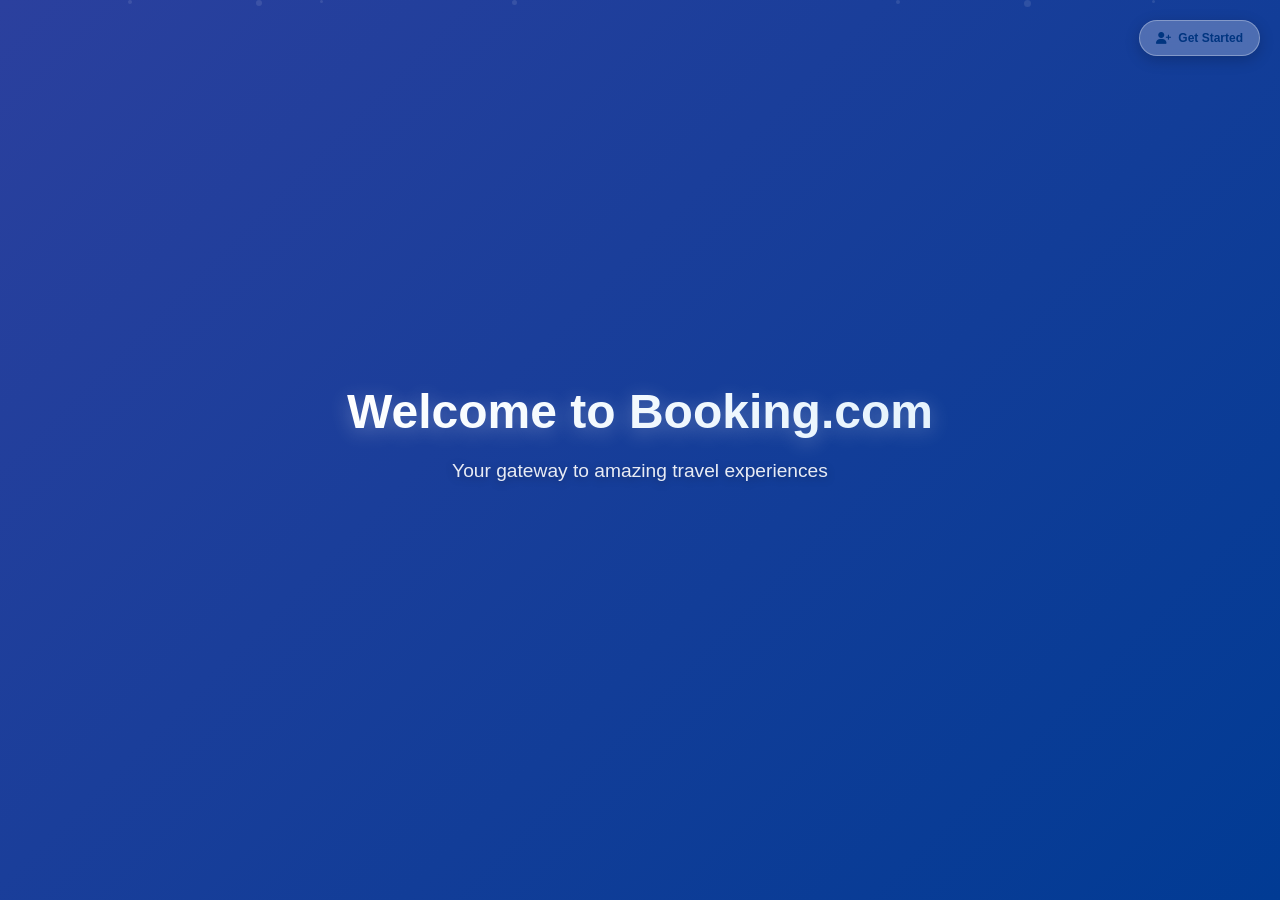
<file: FrountEnd/loging.html>
<!DOCTYPE html>
<html lang="en">
<head>
    <meta charset="UTF-8">
    <meta name="viewport" content="width=device-width, initial-scale=1.0">
    <title>Sign in or create an account</title>
    <link href="https://cdnjs.cloudflare.com/ajax/libs/bootstrap/5.3.0/css/bootstrap.min.css" rel="stylesheet">
    <link href="https://cdnjs.cloudflare.com/ajax/libs/font-awesome/6.4.0/css/all.min.css" rel="stylesheet">
<!--        <link rel="stylesheet" href="loginUi.css">-->
    <style>
        :root {
            --booking-blue: #013b94;
            --booking-blue-hover: #013b94;
            --booking-light-gray: #f5f5f5;
            --booking-border: #e0e0e0;
            --booking-text: #262626;
            --booking-text-light: #6b6b6b;
        }

        body {
            font-family: 'Segoe UI', Tahoma, Geneva, Verdana, sans-serif;
            min-height: 100vh;
            margin: 0;
            display: flex;
            align-items: center;
            justify-content: center;
            position: relative;
            overflow: hidden;
            background: linear-gradient(135deg, #2b409e 0%, #013b94 100%);
        }

        /* Hide scrollbars */
        * {
            scrollbar-width: none; /* Firefox */
            -ms-overflow-style: none; /* Internet Explorer 10+ */
        }

        *::-webkit-scrollbar {
            display: none; /* WebKit */
        }

        /* Top-right Sign Up button */
        .top-signup-btn {
            position: fixed;
            top: 20px;
            right: 20px;
            background: rgba(255, 255, 255, 0.25);
            backdrop-filter: blur(10px);
            border: 1px solid rgba(255, 255, 255, 0.3);
            border-radius: 25px;
            padding: 8px 16px;
            font-size: 12px;
            font-weight: 600;
            color: #003580;
            cursor: pointer;
            transition: all 0.3s ease;
            z-index: 1000;
            text-decoration: none;
            box-shadow: 0 4px 15px rgba(0, 0, 0, 0.2);
        }

        .top-signup-btn:hover {
            background: rgba(255, 255, 255, 0.35);
            transform: translateY(-2px);
            box-shadow: 0 6px 20px rgba(0, 0, 0, 0.3);
            color: #003580;
        }

        /* Video Background */
        .video-background {
            position: fixed;
            top: 0;
            left: 0;
            width: 100%;
            height: 100%;
            z-index: -2;
            object-fit: cover;
        }

        @keyframes gradientShift {
            0% { background-position: 0% 50%; }
            50% { background-position: 100% 50%; }
            100% { background-position: 0% 50%; }
        }

        /* Floating particles */
        .particles {
            position: fixed;
            top: 0;
            left: 0;
            width: 100%;
            height: 100%;
            z-index: -1;
            overflow: hidden;
        }

        .particle {
            position: absolute;
            background: rgba(255, 255, 255, 0.1);
            border-radius: 50%;
            animation: float 6s ease-in-out infinite;
        }

        .particle:nth-child(1) { width: 4px; height: 4px; left: 10%; animation-delay: 0s; }
        .particle:nth-child(2) { width: 6px; height: 6px; left: 20%; animation-delay: 2s; }
        .particle:nth-child(3) { width: 3px; height: 3px; left: 25%; animation-delay: 4s; }
        .particle:nth-child(4) { width: 5px; height: 5px; left: 40%; animation-delay: 1s; }
        .particle:nth-child(5) { width: 4px; height: 4px; left: 70%; animation-delay: 3s; }
        .particle:nth-child(6) { width: 7px; height: 7px; left: 80%; animation-delay: 5s; }
        .particle:nth-child(7) { width: 3px; height: 3px; left: 90%; animation-delay: 2.5s; }

        @keyframes float {
            0%, 100% { transform: translateY(100vh) translateX(0px); opacity: 0; }
            10% { opacity: 1; }
            90% { opacity: 1; }
            100% { transform: translateY(-100px) translateX(50px); opacity: 0; }
        }

        /* Container with glassmorphism effect - CENTERED */
        .signin-container {
            background: rgba(255, 255, 255, 0.25);
            backdrop-filter: blur(20px);
            border: 1px solid rgba(255, 255, 255, 0.3);
            border-radius: 14px;
            box-shadow:
                    0 8px 32px rgba(0, 0, 0, 0.3),
                    inset 0 1px 0 rgba(255, 255, 255, 0.3);
            padding: 20px;
            width: 90%;
            max-width: 520px;
            max-height: 85vh;
            overflow-y: auto;
            position: absolute;
            top: 50%;
            left: 50%;
            transform: translate(-50%, -50%) scale(0.8);
            opacity: 0;
            visibility: hidden;
            z-index: 1;
            transition: all 0.5s ease;
        }

        /* Show the container with animation */
        .signin-container.show {
            animation: fadeSlideIn 1.2s ease forwards;
            transform: translate(-50%, -50%) scale(1);
            opacity: 1;
            visibility: visible;
        }

        /* Show Details Animation Box */


        .signin-title {
            font-size: 22px;
            font-weight: 700;
            background: linear-gradient(135deg, #151010, #170d0d);
            -webkit-background-clip: text;
            -webkit-text-fill-color: transparent;
            background-clip: text;
            margin-bottom: 8px;
            text-align: center;
            animation: fadeIn 1.2s ease;
            text-shadow: 0 2px 10px #003580;
            transition: all 0.3s ease;
        }

        .signin-subtitle {
            color: rgb(0, 0, 0);
            font-size: 12px;
            margin-bottom: 18px;
            text-align: center;
            animation: fadeIn 1.6s ease;
            text-shadow: 0 1px 3px rgba(0, 0, 0, 0.3);
            transition: all 0.3s ease;
        }

        @keyframes fadeIn {
            from { opacity: 0; transform: translateY(10px); }
            to { opacity: 1; transform: translateY(0); }
        }

        .form-label {
            font-weight: 600;
            color: #003580;
            margin-bottom: 6px;
            font-size: 12px;
            text-shadow: 0 1px 2px rgba(0, 0, 0, 0.3);
        }

        .form-control {
            background: rgba(255, 255, 255, 0.2);
            border: 2px solid rgba(255, 255, 255, 0.3);
            border-radius: 8px;
            padding: 10px 35px 10px 12px;
            font-size: 13px;
            color:#003580;
            transition: all 0.4s cubic-bezier(0.4, 0, 0.2, 1);
            backdrop-filter: blur(10px);
        }

        .form-control::placeholder {
            color: #003580;
        }

        .form-control:focus {
            background: rgba(255, 255, 255, 0.9);
            border-color: #003580;
            box-shadow:
                    0 0 20px rgba(255, 255, 255, 0.2),
                    inset 0 1px 0 rgba(255, 255, 255, 0.2);
            transform: translateY(-2px);
            outline: none;
            color: #003580;
        }

        /* Eye toggle button */
        .password-toggle {
            border: none;
            background: transparent;
            color: #003580;
            cursor: pointer;
            transition: all 0.3s ease;
            padding: 8px;
            border-radius: 6px;
        }
        .password-toggle:hover {
            color: white;
            background:#003580;
            transform: scale(1.1);
        }

        .btn-primary-booking {
            background: linear-gradient(90deg, transparent, rgba(255,255,255,0.2), transparent);
            border: none;
            border-radius: 8px;
            padding: 10px 16px;
            font-size: 13px;
            font-weight: 600;
            width: 100%;
            color: #003580;
            transition: all 0.4s cubic-bezier(0.4, 0, 0.2, 1);
            margin-top: 12px;
            position: relative;
            overflow: hidden;
            text-transform: uppercase;
            letter-spacing: 1px;
        }

        .btn-primary-booking::before {
            content: '';
            position: absolute;
            top: 0;
            left: -100%;
            width: 100%;
            height: 100%;
            background: linear-gradient(90deg, transparent, rgba(255,255,255,0.2), transparent);
            transition: left 0.5s;
        }

        .btn-primary-booking:hover::before {
            left: 100%;
        }

        .btn-primary-booking:hover {
            transform: translateY(-3px);
            box-shadow:
                    0 10px 25px rgba(102, 126, 234, 0.4),
                    0 5px 15px rgba(118, 75, 162, 0.3);
        }

        .btn-primary-booking:active {
            transform: translateY(-1px);
        }

        /* Back to Sign In button */
        .back-btn {
            background: rgba(255, 255, 255, 0.1);
            border: 1px solid rgba(255, 255, 255, 0.3);
            border-radius: 8px;
            padding: 8px 16px;
            font-size: 12px;
            font-weight: 500;
            color: #003580;
            cursor: pointer;
            transition: all 0.3s ease;
            margin-bottom: 15px;
            text-decoration: none;
            display: inline-block;
        }

        .back-btn:hover {
            background: rgba(255, 255, 255, 0.2);
            color: #003580;
            transform: translateX(-3px);
        }

        /* Hidden elements animation */
        .form-field {
            transition: all 0.4s ease;
            opacity: 1;
            max-height: 100px;
            overflow: hidden;
        }

        .form-field.hidden {
            opacity: 0;
            max-height: 0;
            margin: 0;
            padding: 0;
        }

        .footer-text {
            font-size: 10px;
            color: #003580;
            text-align: center;
            margin-top: 16px;
            line-height: 1.4;
            animation: fadeIn 2s ease;
            text-shadow: 0 1px 2px rgba(213, 8, 8, 0.3);
        }
        .footer-text a {
            color: #003580;
            text-decoration: none;
            transition: all 0.3s ease;
        }
        .footer-text a:hover {
            color: #003580;
            text-shadow: 0 0 8px rgb(5, 25, 1);
        }
        .copyright {
            margin-top: 8px;
            font-size: 10px;
            color: #003580;
            text-align: center;
            text-shadow: 0 1px 2px rgba(0, 0, 0, 0.3);
        }

        /* Form text styling */
        .form-text {
            color: #003580;
            font-size: 10px;
            margin-top: 4px;
        }

        /* Welcome message styles */
        .welcome-message {
            text-align: center;
            color: white;
            opacity: 1;
            visibility: visible;
            transition: all 0.6s ease;
            position: absolute;
            top: 50%;
            left: 50%;
            transform: translate(-50%, -50%);
        }

        .welcome-message.hidden {
            opacity: 0;
            visibility: hidden;
            transform: translate(-50%, -60%);
        }

        .welcome-title {
            font-size: 3rem;
            font-weight: 700;
            margin-bottom: 1rem;
            background: linear-gradient(135deg, #ffffff, #e3f2fd);
            -webkit-background-clip: text;
            -webkit-text-fill-color: transparent;
            background-clip: text;
            text-shadow: 0 4px 20px rgba(255, 255, 255, 0.3);
            animation: welcomeFloat 3s ease-in-out infinite;
        }

        .welcome-subtitle {
            font-size: 1.2rem;
            margin-bottom: 2rem;
            color: rgba(255, 255, 255, 0.9);
            text-shadow: 0 2px 10px rgba(0, 0, 0, 0.3);
        }

        @keyframes welcomeFloat {
            0%, 100% { transform: translate(-50%, -50%) translateY(0px); }
            50% { transform: translate(-50%, -50%) translateY(-10px); }
        }

        /* Responsive adjustments - ENHANCED FOR 320px */
        @media (max-width: 576px) {
            .signin-container {
                padding: 16px 12px;
                margin: 10px;
                max-width: calc(100% - 20px);
                width: calc(100% - 20px);
                min-width: 280px;
                top: 50%;
                left: 50%;
                transform: translate(-50%, -50%) scale(0.8);
                position: absolute;
            }

            .signin-container.show {
                transform: translate(-50%, -50%) scale(1);
            }

            .signin-title {
                font-size: 18px;
            }
            .signin-subtitle {
                font-size: 11px;
            }
            .top-signup-btn {
                top: 15px;
                right: 15px;
                padding: 6px 12px;
                font-size: 11px;
            }
            .welcome-title {
                font-size: 2rem;
            }
            .welcome-subtitle {
                font-size: 1rem;
            }

            /* Better form field spacing on small screens */
            .form-field {
                margin-bottom: 12px;
            }

            .form-control {
                padding: 8px 30px 8px 10px;
                font-size: 12px;
            }

            .btn-primary-booking {
                padding: 12px 16px;
                font-size: 12px;
                margin-top: 15px;
            }
        }

        /* Extra small screens (320px and below) */
        @media (max-width: 320px) {
            body {
                padding: 0;
                margin: 0;
            }

            .signin-container {
                margin: 5px;
                padding: 12px 10px;
                max-width: calc(100% - 10px);
                width: calc(100% - 10px);
                min-width: 300px;
                border-radius: 10px;
                top: 50%;
                left: 50%;
                transform: translate(-50%, -50%) scale(0.8);
            }

            .signin-container.show {
                transform: translate(-50%, -50%) scale(1);
            }

            .signin-title {
                font-size: 16px;
                margin-bottom: 6px;
            }

            .signin-subtitle {
                font-size: 10px;
                margin-bottom: 15px;
            }

            .form-label {
                font-size: 11px;
                margin-bottom: 4px;
            }

            .form-control {
                padding: 8px 28px 8px 8px;
                font-size: 11px;
            }

            .btn-primary-booking {
                padding: 10px 14px;
                font-size: 11px;
                margin-top: 12px;
            }

            .footer-text {
                font-size: 9px;
                margin-top: 12px;
            }

            .copyright {
                font-size: 9px;
                margin-top: 6px;
            }

            .top-signup-btn {
                top: 10px;
                right: 10px;
                padding: 5px 10px;
                font-size: 10px;
            }
        }
    </style>
</head>
<body>
<!-- Floating particles -->
<div class="particles">
    <div class="particle"></div>
    <div class="particle"></div>
    <div class="particle"></div>
    <div class="particle"></div>
    <div class="particle"></div>
    <div class="particle"></div>
    <div class="particle"></div>
</div>

<!-- Top-right Sign Up button -->
<button class="top-signup-btn" id="toggleMode">
    <i class="fas fa-user-plus me-1"></i> <span id="toggleText">Get Started</span>
</button>

<!-- Video Background -->
<video class="video-background" autoplay muted loop>
    <!--    <source src="https://commondatastorage.googleapis.com/gtv-videos-bucket/sample/BigBuckBunny.mp4" type="video/mp4">-->
    <!--    <source src="https://sample-videos.com/zip/10/mp4/SampleVideo_1280x720_1mb.mp4" type="video/mp4">-->
    <!--    <source src="https://www.w3schools.com/html/mov_bbb.mp4" type="video/mp4">-->
    <!--    <source src="https://media.w3.org/2010/05/sintel/trailer_hd.mp4" type="video/mp4">-->
    <!--    <source src="https://archive.org/download/ElephantsDream/ed_1024_512kb.mp4" type="video/mp4">-->
</video>

<!-- Welcome message (shown initially) -->
<div class="welcome-message" id="welcomeMessage">
    <h1 class="welcome-title">Welcome to Booking.com</h1>
    <p class="welcome-subtitle">Your gateway to amazing travel experiences</p>
</div>

<!-- Sign in/up container (hidden initially) -->
<div class="signin-container" id="signinContainer">
    <!-- Back button (only visible in signup mode) -->
    <button class="back-btn form-field hidden" id="backBtn">
        <i class="fas fa-arrow-left me-1"></i> Back to Sign In
    </button>

    <h1 class="signin-title" id="formTitle">Sign in or create an account</h1>
    <p class="signin-subtitle" id="formSubtitle">You can sign in using your Booking.com account to access our services.</p>

    <!-- Details Toggle Box -->
    <div class="details-toggle">
        <div class="details-header" id="detailsHeader">

        </div>
    </div>

    <form id="mainForm">
        <!-- Full Name -->
        <div class="mb-3 form-field" id="fullNameField">
            <label for="fullName" class="form-label">Full Name</label>
            <input type="text" class="form-control" id="fullName" placeholder="Enter your full name" required>
        </div>

        <!-- Email Input (only for signup) -->
        <div class="mb-3 form-field hidden" id="emailField">
            <label for="email" class="form-label">Email address</label>
            <input type="email" class="form-control" id="email" placeholder="Enter your email address">
        </div>

        <!-- Role Selection (only for signup) -->
        <div class="mb-3 form-field hidden" id="roleField">
            <label for="role" class="form-label">Select Role</label>
            <select class="form-control" id="role">
                <option value="">Choose your role</option>
                <option value="USER">User</option>
                <option value="OWNER">Owner</option>
            </select>
        </div>

        <!-- Password -->
        <div class="mb-3 form-field" id="passwordField">
            <label for="password" class="form-label">Password</label>
            <div class="position-relative">
                <input
                        type="password"
                        class="form-control pe-5"
                        id="password"
                        placeholder="Enter your password"
                        required
                        autocomplete="new-password"
                        aria-describedby="passwordHelp"
                >
                <button
                        type="button"
                        class="password-toggle position-absolute top-50 translate-middle-y end-0 me-2"
                        id="togglePassword"
                        aria-label="Show password"
                        aria-pressed="false"
                >
                    <i class="fa-solid fa-eye"></i>
                </button>
            </div>
            <div id="passwordHelp" class="form-text">At least 6 characters.</div>
        </div>

        <!-- Confirmation Password (only for signup) -->
        <div class="mb-3 form-field hidden" id="confirmPasswordField">
            <label for="confirmPassword" class="form-label">Confirm Password</label>
            <div class="position-relative">
                <input
                        type="password"
                        class="form-control pe-5"
                        id="confirmPassword"
                        placeholder="Confirm your password"
                        autocomplete="new-password"
                >
                <button
                        type="button"
                        class="password-toggle position-absolute top-50 translate-middle-y end-0 me-2"
                        id="toggleConfirmPassword"
                        aria-label="Show confirm password"
                        aria-pressed="false"
                >
                    <i class="fa-solid fa-eye"></i>
                </button>
            </div>
        </div>

        <!-- Terms and conditions (only for signup) -->
        <div class="mb-3 form-field hidden" id="termsField">
            <div class="form-check">
                <input class="form-check-input" type="checkbox" id="terms">
                <label class="form-check-label" for="terms" style="font-size: 11px; color: #003580;">
                    I agree to the <a href="#" style="color: #003580;">Terms & Conditions</a> and <a href="#" style="color: #003580;">Privacy Policy</a>
                </label>
            </div>
        </div>

        <!-- Newsletter (only for signup) -->
        <div class="mb-3 form-field hidden" id="newsletterField">
            <div class="form-check">
                <input class="form-check-input" type="checkbox" id="newsletter">
                <label class="form-check-label" for="newsletter" style="font-size: 11px; color: #003580;">
                    Subscribe to our newsletter for travel deals and updates
                </label>
            </div>
        </div>

        <button type="submit" class="btn btn-primary btn-primary-booking" id="submitBtn">Sign In</button>
    </form>

    <div class="footer-text">
        By signing in or creating an account, you agree with our
        <a href="#" target="_blank">Terms & conditions</a> and
        <a href="#" target="_blank">Privacy statement</a>
    </div>

    <div class="copyright">
        All rights reserved.<br>
        Copyright (2006 - 2025) - Booking.com™
    </div>
</div>

<script src="https://cdnjs.cloudflare.com/ajax/libs/bootstrap/5.3.0/js/bootstrap.bundle.min.js"></script>
<script src="https://code.jquery.com/jquery-3.6.0.min.js"></script>
<!--<script src="useeLogin.js"></script>-->
<script>
    // Register
    function registerUser(userData) {
        $.ajax({
            url: "http://localhost:8080/auth/register",
            method: "POST",
            contentType: "application/json",
            data: JSON.stringify(userData),
            success: function (response) {
                console.log("✅ Registration success:", response);
            },
            error: function (xhr) {
                console.error("❌ Registration failed:", xhr.responseText);
            }
        });
    }

    // Login
    function loginUser(credentials) {
        $.ajax({
            url: "http://localhost:8080/auth/login", // Adjust if different
            method: "POST",
            contentType: "application/json",
            data: JSON.stringify(credentials),
            success: function (response) {
                console.log("✅ Login success:", response);
                // alert(`Welcome back, ${response.username || credentials.username}!`);
                const token = response.data.accessToken;
                if (token) {
                    localStorage.setItem('accessToken', token);
                }

                const payload = parseJwt(token);
                console.log(payload);

                if (payload.sub === "admin") {
                    window.location.href = "HotelOwnerSection/hotelregister.html";
                } else {
                    window.location.href = "CustomerDashBoard/DashBoardSample02.html";
                }
            },
            error: function (xhr) {
                console.error("❌ Login failed:", xhr.responseText);
                alert("Login failed: " + xhr.responseText);
            }
        });
    }

    function parseJwt(token) {
        try {
            return JSON.parse(atob(token.split('.')[1]));
        } catch (e) {
            return null;
        }
    }



    document.getElementById('mainForm').addEventListener('submit', function (e) {
        e.preventDefault();

        const isSignUp = isSignUpMode; // Make sure this variable is defined somewhere in your code

        if (isSignUp) {
            // SIGN-UP MODE
            const username = document.getElementById('fullName').value.trim();
            const email = document.getElementById('email').value.trim();
            const password = document.getElementById('password').value;
            const confirmPassword = document.getElementById('confirmPassword').value;
            const role = document.getElementById('role').value;
            const terms = document.getElementById('terms').checked;

            if (!username || !email || !password || !confirmPassword || !role || !terms) {
                alert('Please fill in all required fields and agree to the terms.');
                return;
            }

            if (password !== confirmPassword) {
                alert('Passwords do not match.');
                return;
            }

            const userData = {
                username: username,
                email: email,
                password: password,
                role: role
            };

            registerUser(userData);
        } else {
            // SIGN-IN MODE - Only full name and password required
            const username = document.getElementById('fullName').value.trim();
            const password = document.getElementById('password').value;

            if (!username || !password) {
                alert('Please enter your full name and password.');
                return;
            }

            const loginData = {
                username: username,
                password: password
            };

            loginUser(loginData);
        }

        // Reset form after submission
        this.reset();
    });

    let isSignUpMode = false;
    let isFormVisible = false;

    // Details toggle functionality
    document.getElementById('detailsHeader').addEventListener('click', function() {
        const content = document.getElementById('detailsContent');
        const arrow = document.getElementById('detailsArrow');

        content.classList.toggle('show');
        arrow.classList.toggle('rotated');
    });

    // Utility to add show/hide (with press-and-hold) to a password field
    function attachPasswordToggle(inputId, buttonId) {
        const input = document.getElementById(inputId);
        const btn = document.getElementById(buttonId);

        if (!input || !btn) return;

        const icon = btn.querySelector('i');

        function setVisible(visible) {
            input.type = visible ? 'text' : 'password';
            btn.setAttribute('aria-pressed', visible ? 'true' : 'false');
            btn.setAttribute('aria-label', visible ? 'Hide password' : 'Show password');
            icon.classList.toggle('fa-eye', !visible);
            icon.classList.toggle('fa-eye-slash', visible);
        }

        // Click toggles visibility
        btn.addEventListener('click', () => setVisible(input.type === 'password'));

        // Press-and-hold temporarily shows (mouse)
        btn.addEventListener('mousedown', () => setVisible(true));
        btn.addEventListener('mouseup', () => setVisible(false));
        btn.addEventListener('mouseleave', () => setVisible(false));

        // Press-and-hold (touch)
        btn.addEventListener('touchstart', (e) => { e.preventDefault(); setVisible(true); }, { passive: false });
        btn.addEventListener('touchend', () => setVisible(false));
        btn.addEventListener('touchcancel', () => setVisible(false));
    }

    // Attach password toggles
    attachPasswordToggle('password', 'togglePassword');
    attachPasswordToggle('confirmPassword', 'toggleConfirmPassword');

    // Show/hide the form container
    function toggleFormVisibility() {
        const container = document.getElementById('signinContainer');
        const welcomeMessage = document.getElementById('welcomeMessage');

        if (!isFormVisible) {
            // Show form, hide welcome message
            welcomeMessage.classList.add('hidden');
            container.classList.add('show');
            isFormVisible = true;

            // Update button text
            const toggleText = document.getElementById('toggleText');
            if (!isSignUpMode) {
                toggleText.textContent = 'Sign Up';
            } else {
                toggleText.textContent = 'Sign In';
            }
        } else {
            // If form is visible, toggle between sign in/up modes
            toggleFormMode();
        }
    }

    // Toggle between Sign In and Sign Up modes
    function toggleFormMode() {
        isSignUpMode = !isSignUpMode;

        const formTitle = document.getElementById('formTitle');
        const formSubtitle = document.getElementById('formSubtitle');
        const submitBtn = document.getElementById('submitBtn');
        const toggleBtn = document.getElementById('toggleMode');
        const toggleText = document.getElementById('toggleText');
        const backBtn = document.getElementById('backBtn');

        // Fields that are only visible in signup mode
        const signupOnlyFields = [
            'emailField', 'roleField', 'confirmPasswordField', 'termsField', 'newsletterField'
        ];

        if (isSignUpMode) {
            // Switch to Sign Up mode
            formTitle.textContent = 'Create New Account';
            formSubtitle.textContent = 'Join Booking.com to access exclusive deals and manage your bookings.';
            submitBtn.textContent = 'CREATE ACCOUNT';
            toggleText.textContent = 'Sign In';
            toggleBtn.querySelector('i').className = 'fas fa-sign-in-alt me-1';

            // Show signup fields
            signupOnlyFields.forEach(fieldId => {
                const field = document.getElementById(fieldId);
                field.classList.remove('hidden');
            });

            // Show back button
            backBtn.classList.remove('hidden');

            // Update password help text
            document.getElementById('passwordHelp').textContent = 'At least 8 characters with uppercase, lowercase, and number.';

            // Make additional fields required
            document.getElementById('email').required = true;
            document.getElementById('role').required = true;
            document.getElementById('confirmPassword').required = true;
            document.getElementById('terms').required = true;

        } else {
            // Switch to Sign In mode
            formTitle.textContent = 'Sign in to your account';
            formSubtitle.textContent = 'Welcome back! Please sign in to access your Booking.com account.';
            submitBtn.textContent = 'SIGN IN';
            toggleText.textContent = 'Sign Up';
            toggleBtn.querySelector('i').className = 'fas fa-user-plus me-1';

            // Hide signup fields
            signupOnlyFields.forEach(fieldId => {
                const field = document.getElementById(fieldId);
                field.classList.add('hidden');
            });

            // Hide back button
            backBtn.classList.add('hidden');

            // Reset password help text
            document.getElementById('passwordHelp').textContent = 'At least 6 characters.';

            // Remove required from additional fields
            document.getElementById('email').required = false;
            document.getElementById('role').required = false;
            document.getElementById('confirmPassword').required = false;
            document.getElementById('terms').required = false;

            // Clear additional fields
            document.getElementById('email').value = '';
            document.getElementById('role').value = '';
            document.getElementById('confirmPassword').value = '';
            document.getElementById('terms').checked = false;
            document.getElementById('newsletter').checked = false;
        }
    }

    // Event listeners
    document.getElementById('toggleMode').addEventListener('click', toggleFormVisibility);
    document.getElementById('backBtn').addEventListener('click', () => {
        if (isSignUpMode) toggleFormMode();
    });

    // Form validation and submission
    document.getElementById('mainForm').addEventListener('submit', function(e) {
        e.preventDefault();

        const fullName = document.getElementById('fullName').value.trim();
        const password = document.getElementById('password').value;

        if (!fullName || !password) {
            alert('Please fill in all required fields');
            return;
        }

        if (isSignUpMode) {
            // Sign up validation
            const email = document.getElementById('email').value.trim();
            const role = document.getElementById('role').value;
            const confirmPassword = document.getElementById('confirmPassword').value;
            const terms = document.getElementById('terms').checked;

            if (!email || !role || !confirmPassword) {
                alert('Please fill in all required fields');
                return;
            }
            if (!terms) {
                alert('You must agree to the Terms & Conditions');
                return;
            }
            if (password !== confirmPassword) {
                alert('Passwords do not match');
                return;
            }
            // if (password.length < 8) {
            //     alert('Password must be at least 8 characters');
            //     return;
            // }

            // Simple password strength validation
            // const hasUpper = /[A-Z]/.test(password);
            // const hasLower = /[a-z]/.test(password);
            // const hasNumber = /[0-9]/.test(password);

            // if (!hasUpper || !hasLower || !hasNumber) {
            //     alert('Password must contain at least one uppercase letter, one lowercase letter, and one number');
            //     return;
            // }

            const newsletter = document.getElementById('newsletter').checked;
            alert(`Account created successfully!\nName: ${fullName}\nEmail: ${email}\nRole: ${role}\nNewsletter: ${newsletter ? 'Yes' : 'No'}`);

        } else {
            // Sign in validation - only full name and password
            if (password.length < 6) {
                alert('Password must be at least 6 characters');
                return;
            }
            alert(`Sign in successful!\nName: ${fullName}`);
        }

        // Reset form
        this.reset();
    });

</script>
</body>
</html>
</file>
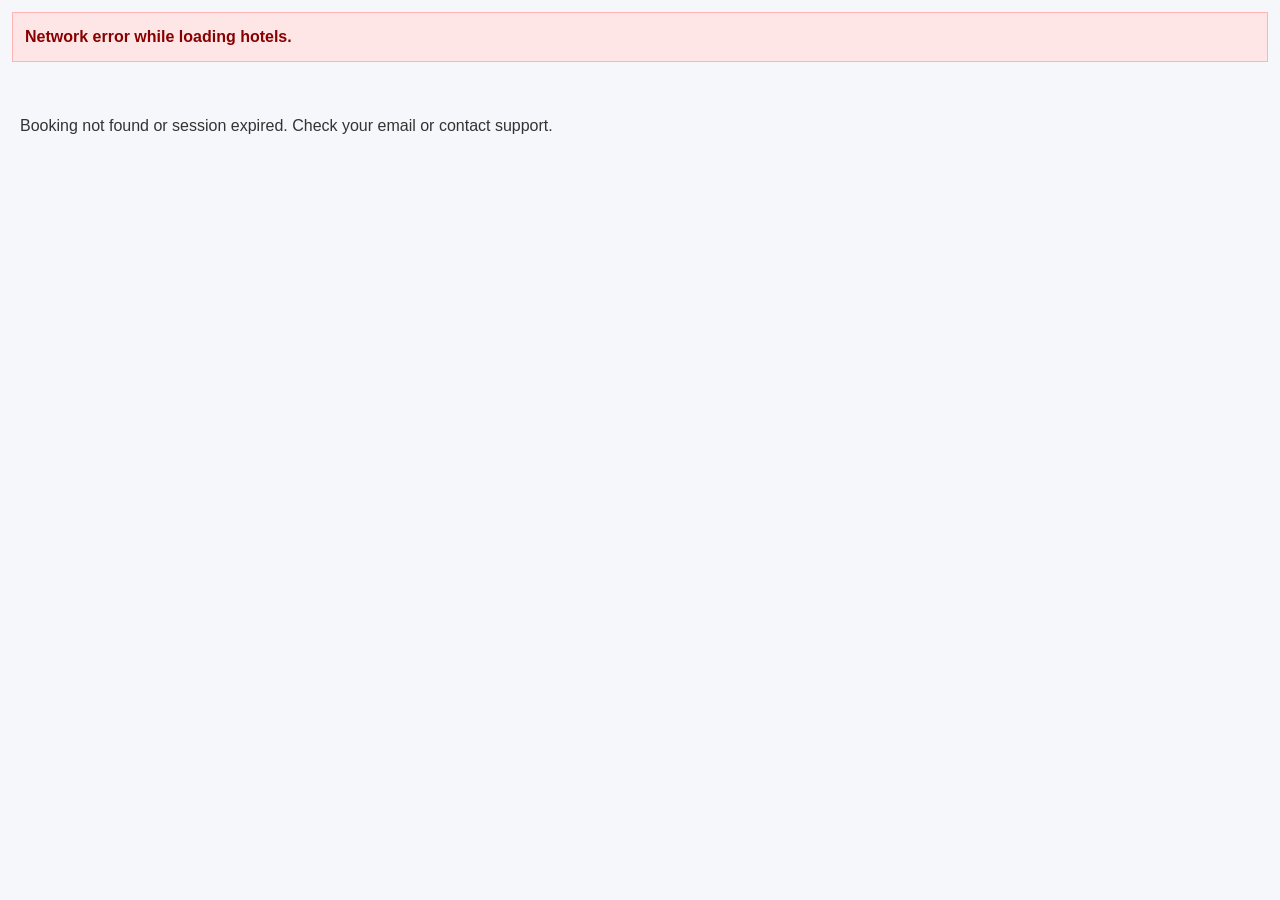
<file: FrountEnd/CustomerDashBoard/DashBoardSample02.html>
<!DOCTYPE html>
<html lang="en">
<head>
  <meta charset="UTF-8">
  <meta name="viewport" content="width=device-width, initial-scale=1.0">
  <title>Booking.com Business Dashboard</title>
  <link href="https://cdnjs.cloudflare.com/ajax/libs/bootstrap/5.3.0/css/bootstrap.min.css" rel="stylesheet">
  <link href="https://cdnjs.cloudflare.com/ajax/libs/font-awesome/6.4.0/css/all.min.css" rel="stylesheet">
  <link rel="stylesheet" href="dashboard.css">
<!--  <link rel="stylesheet" href="unique-properties.css">-->
  <style>
<<<<<<< HEAD
=======
    #notifications-booking-table {
      font-size: 14px;
    }
    #notifications-booking-table th {
      background: #0071c2;
      color: white;
    }
    #notifications-booking-table td,
    #notifications-booking-table th {
      text-align: center;
      vertical-align: middle;
    }
>>>>>>> 0eb3d42 (commit 1)
  </style>
</head>
<body>

<button class="mobile-menu-toggle" id="mobileMenuToggle">
  <i class="fas fa-bars"></i>
</button>

<!-- Sidebar -->
<div class="sidebar" id="sidebar">
  <div class="sidebar-header">
    <div class="d-flex align-items-center">
      <svg width="100" height="24" viewBox="0 0 100 24" fill="white">
        <text x="0" y="18" font-family="Arial, sans-serif" font-size="16" font-weight="bold">BOOKING ME</text>
      </svg>
      <span class="business-text">WEB</span>
    </div>
  </div>

  <div class="sidebar-menu">
    <!-- Main Menu -->


    <div class="menu-section">
      <button class="menu-item active" data-page="dashboard">
        <i class="fas fa-th-large"></i>
        <span>Dashboard</span>
      </button>

      <button class="menu-item" data-page="bookings">
        <i class="fas fa-suitcase"></i>
        <span>Home Page</span>
        <span class="notification-badge">1</span>
      </button>

      <button class="menu-item" data-page="profiles">
        <i class="fas fa-users"></i>
        <span>Profiles</span>
      </button>

      <!-- Also update your menu section to include a booking details menu item -->
      <!-- Add this to your Booking section in the sidebar -->

      <button class="menu-item" data-page="booking-details">
        <i class="fas fa-file-invoice"></i>
        <span>Booking Details</span>
      </button>

      <button class="menu-item" data-page="support">
        <i class="fas fa-headset"></i>
        <span>Support</span>
      </button>

      <button class="menu-item" data-page="notifications">
        <i class="fas fa-close"></i>
        <span>Cancellation</span>
      </button>
    </div>

    <!-- Booking Section -->
    <div class="menu-section">
      <div class="menu-section-title">Booking</div>

      <button class="menu-item" data-page="invite-team" onclick="refreshCityHotels()">
        <i class="fas fa-city"></i>
        <span>City wise Hotels Booking</span>
      </button>

      <button class="menu-item" data-page="manage-team" onclick="openChooseRoomFromHotel()">
        <i class="fas fa-home"></i>
        <span>Hotel Booking</span>
      </button>
    </div>

    <!-- Company Section -->
    <div class="menu-section">
      <div class="menu-section-title">Company</div>

      <button class="menu-item" data-page="details">
        <i class="fas fa-building"></i>
        <span>Details</span>
      </button>

      <button class="menu-item" data-page="countries-regions">
        <i class="fas fa-globe"></i>
        <span>Countries and Regions</span>
      </button>

      <button class="menu-item" data-page="payment">
        <i class="fas fa-credit-card"></i>
        <span>Payment</span>
      </button>
    </div>

    <!-- Settings Section -->
    <div class="menu-section">
      <div class="menu-section-title">Settings</div>

      <button class="menu-item" data-page="general-settings">
        <i class="fas fa-cog"></i>
        <span>General Settings</span>
      </button>
    </div>

    <!-- Support Section -->
    <div class="menu-section">
      <div class="menu-section-title">Support</div>

      <button class="menu-item" data-page="faq">
        <i class="fas fa-question-circle"></i>
        <span>FAQ</span>
      </button>
    </div>
  </div>
</div>


<!-- Main Content -->
<div class="main-content">
  <!-- Top Header -->
  <div class="top-header">
    <div class="greeting">
      <h1 id="greeting-text">Good morning, User</h1>
    </div>
    <div class="header-right">
      <div class="user-profile">
        <i class="fas fa-user-circle fa-2x"></i>
      </div>
    </div>
  </div>

  <!-- Search Section -->
  <div class="search-section">
    <div class="search-tabs">
      <button class="tab active">
        <i class="fas fa-bed"></i>
        Stays
      </button>
      <button class="tab">
        <i class="fas fa-plane"></i>
        Flights
      </button>
      <button class="tab">
        <i class="fas fa-car"></i>
        Rental cars
      </button>
    </div>

    <div class="search-form">
      <div class="search-inputs">
        <label>
          <input type="text" placeholder="Where are you going?" class="location-input">
        </label>
        <label>
          <input type="date" class="date-input" placeholder="Check-in">
        </label>
        <label>
          <input type="date" class="date-input" placeholder="Check-out">
        </label>
        <label>
          <select class="guest-select">
            <option>1 adult • 1 room</option>
          </select>
        </label>
        <button class="search-btn">Search</button>
      </div>
      <div class="work-travel">
        <input type="checkbox" id="work-travel" checked>
        <label for="work-travel">I'm travelling for work</label>
      </div>
    </div>
  </div>

  <!-- Dashboard Content -->
  <div class="dashboard-content">
    <!-- Bookings Section -->
    <div class="bookings-section">
      <div class="section-header">
        <h2>Bookings</h2>
        <a href="" class="view-all">View all 12 bookings</a>
      </div>

      <div class="booking-cards">
        <div class="booking-card">
          <div class="booking-info">
            <div class="route">
              <i class="fas fa-hotel"></i>
              <span class="cities">Booking Success</span>
            </div>
            <div class="trip-type">Details Booking</div>
          </div>
          <div class="booking-dates">
            <div class="date-range">18 Feb – 23 Feb</div>
            <div class="status in-progress">In progress</div>
          </div>
        </div>

        <div class="booking-card">
          <div class="booking-info">
            <div class="route">
              <i class="fas fa-bed"></i>
              <span class="cities">Room Details</span>
            </div>
            <div class="trip-type">2 adults · 0 children · 1 room</div>
          </div>
          <div class="booking-dates">
            <div class="date-range">11 Apr – 13 Apr</div>
            <div class="status upcoming">In 51 days</div>
          </div>
        </div>
<<<<<<< HEAD
=======

>>>>>>> 0eb3d42 (commit 1)
      </div>
    </div>

    <!-- Bottom Section -->
    <div class="bottom-section">
      <!-- Spend Overview -->
      <div class="spend-overview">
        <div class="section-header">
          <h3>Spend overview</h3>
          <div class="step-indicator">4</div>
        </div>
        <div class="spend-filter">
          <label>
            <select>
              <option>Travel date</option>
            </select>
          </label>
        </div>
        <div class="spend-chart">
          <div class="chart-container">
            <div class="donut-chart">
              <div class="chart-center">
                <div class="travelled">Travelled</div>
                <div class="amount">$1,830</div>
                <div class="upcoming">Upcoming</div>
                <div class="upcoming-amount">$1,503</div>
              </div>
            </div>
          </div>
        </div>
      </div>

      <!-- Traveller Activity Map -->
      <div class="traveller-map">
        <div class="section-header">
          <h3>Traveller activity map</h3>
          <div class="step-indicator">5</div>
        </div>
        <div class="map-filters">
          <button class="filter-btn active">All (1)</button>
          <button class="filter-btn">In progress (0)</button>
        </div>
        <div class="map-container">
          <div class="search-map">
            <label>
              <input type="text" placeholder="Search by traveller" class="map-search">
            </label>
          </div>
          <div class="map-locations">
            <div class="location-item">
              <span class="location-name">Incheon</span>
              <div class="location-marker green">1</div>
            </div>
            <div class="location-item">
              <span class="location-name">Seoul</span>
              <div class="location-marker black">2</div>
            </div>
            <div class="location-item">
              <span class="location-name">Busan</span>
              <div class="location-marker black">2</div>
            </div>
          </div>
        </div>
      </div>
    </div>
  </div>

  <!-- Other pages will be loaded here -->
  <div id="bookings-page" class="page-content hidden">
    <div style="background: white; border-radius: 12px; padding: 30px; text-align: center;">
      <div id="main-content-area"></div>
    </div>
  </div>

  <div id="profiles-page" class="page-content hidden">
    <div class="page-header">
      <h1 class="page-title">Profiles</h1>
      <p class="page-subtitle">Manage user profiles and permissions</p>
    </div>
    <div style="background: white; border-radius: 12px; padding: 30px; text-align: center;">
      <i class="fas fa-users" style="font-size: 48px; color: var(--booking-blue); margin-bottom: 20px;"></i>
      <h3>User Profiles</h3>
      <p>Configure user profiles and access permissions.</p>
    </div>
  </div>

<<<<<<< HEAD
  <div id="travel-policy-page" class="page-content hidden">
    <div class="page-header">
      <h1 class="page-title">Travel Policy</h1>
      <p class="page-subtitle">Configure your company's travel policies</p>
    </div>
    <div style="background: white; border-radius: 12px; padding: 30px; text-align: center;">
      <i class="fas fa-file-alt" style="font-size: 48px; color: var(--booking-blue); margin-bottom: 20px;"></i>
      <h3>Travel Policy Settings</h3>
      <p>Set up and manage your company's travel policies and guidelines.</p>
    </div>
  </div>

=======
  <!-- Add this new page section to your DashBoardSample02.html -->
  <!-- Place this with your other page-content divs -->

  <div id="booking-details-page" class="page-content hidden">
    <div id="booking-details-content-area"></div>
  </div>



>>>>>>> 0eb3d42 (commit 1)
  <div id="support-page" class="page-content hidden">
    <div class="page-header">
      <h1 class="page-title">Support</h1>
      <p class="page-subtitle">Get help and support for your account</p>
    </div>
    <div style="background: white; border-radius: 12px; padding: 30px; text-align: center;">
      <i class="fas fa-headset" style="font-size: 48px; color: var(--booking-blue); margin-bottom: 20px;"></i>
      <h3>Customer Support</h3>
      <p>Contact our support team for assistance with your account.</p>
    </div>
  </div>

  <div id="notifications-page" class="page-content hidden">
    <div class="page-header">
      <h1 class="page-title">Notifications</h1>
<<<<<<< HEAD
      <p class="page-subtitle">Manage your notification preferences</p>
    </div>
    <div style="background: white; border-radius: 12px; padding: 30px; text-align: center;">
      <i class="fas fa-bell" style="font-size: 48px; color: var(--booking-blue); margin-bottom: 20px;"></i>
      <h3>Notification Center</h3>
      <p>View and configure your notification settings.</p>
=======
      <p class="page-subtitle">Your latest booking updates</p>
    </div>
    <div style="background: white; border-radius: 12px; padding: 20px;">
      <table class="table table-striped" id="notifications-booking-table">
        <thead>
        <tr>
          <th>ID</th>
          <th>Hotel</th>
          <th>Room</th>
          <th>Check-In</th>
          <th>Check-Out</th>
          <th>Status</th>
          <th>Guests</th>
          <th>Total Price</th>
          <th>Booking cancel</th>
        </tr>
        </thead>
        <tbody>
        <!-- Rows will be loaded via JS -->
        </tbody>
      </table>
>>>>>>> 0eb3d42 (commit 1)
    </div>
  </div>

  <!-- Invite-team loads HotelBookingPage.html here -->
  <div id="invite-team-page" class="page-content hidden">
    <div id="hotel-booking-content-area"></div>
  </div>

  <!-- Keep manage-team-page unchanged (you asked not to rename) -->
  <div id="manage-team-page" class="page-content hidden">
    <div class="page-header">
      <h1 class="page-title">Start Hotel Wise Booking</h1>
    </div>
    <!-- keep any inner markup you had here -->
  </div>

  <!-- New choose-room page (minimal, follows your pattern) -->
  <div id="choose-room-page" class="page-content hidden">
    <div id="choose-room-content-area"></div>
  </div>

  <div id="details-page" class="page-content hidden">
    <div class="page-header">
      <h1 class="page-title">Company Details</h1>
      <p class="page-subtitle">View and edit your company information</p>
    </div>
    <div style="background: white; border-radius: 12px; padding: 30px; text-align: center;">
      <i class="fas fa-building" style="font-size: 48px; color: var(--booking-blue); margin-bottom: 20px;"></i>
      <h3>Company Information</h3>
      <p>Update your company details and business information.</p>
    </div>
  </div>


  <div id="countries-regions-page" class="page-content hidden">
    <div class="page-header">
      <h1 class="page-title">Countries and Regions</h1>
      <p class="page-subtitle">Configure regional settings and preferences</p>
    </div>
    <div style="background: white; border-radius: 12px; padding: 30px; text-align: center;">
      <i class="fas fa-globe" style="font-size: 48px; color: var(--booking-blue); margin-bottom: 20px;"></i>
      <h3>Regional Settings</h3>
      <p>Configure your preferred countries and regions for travel.</p>
    </div>
  </div>

  <div id="payment-page" class="page-content hidden">
<<<<<<< HEAD
    <div class="page-header">
      <h1 class="page-title">Payment</h1>
      <p class="page-subtitle">Manage payment methods and billing</p>
    </div>
    <div style="background: white; border-radius: 12px; padding: 30px; text-align: center;">
      <i class="fas fa-credit-card" style="font-size: 48px; color: var(--booking-blue); margin-bottom: 20px;"></i>
      <h3>Payment Methods</h3>
      <p>Manage your payment methods and view billing history.</p>
    </div>
=======

<!--    load payment html here-->

>>>>>>> 0eb3d42 (commit 1)
  </div>

  <div id="general-settings-page" class="page-content hidden">
    <div class="page-header">
      <h1 class="page-title">General Settings</h1>
      <p class="page-subtitle">Configure your account settings and preferences</p>
    </div>
    <div style="background: white; border-radius: 12px; padding: 30px; text-align: center;">
      <i class="fas fa-cog" style="font-size: 48px; color: var(--booking-blue); margin-bottom: 20px;"></i>
      <h3>Account Settings</h3>
      <p>Customize your account settings and preferences.</p>
    </div>
  </div>

  <div id="faq-page" class="page-content hidden">
    <div class="page-header">
      <h1 class="page-title">FAQ</h1>
      <p class="page-subtitle">Frequently asked questions and answers</p>
    </div>
    <div style="background: white; border-radius: 12px; padding: 30px; text-align: center;">
      <i class="fas fa-question-circle" style="font-size: 48px; color: var(--booking-blue); margin-bottom: 20px;"></i>
      <h3>Help Center</h3>
      <p>Find answers to frequently asked questions about your account.</p>
    </div>
  </div>

</div> <!-- end .main-content -->

<script src="https://cdnjs.cloudflare.com/ajax/libs/jquery/3.6.0/jquery.min.js"></script>
<script src="customer.js"></script>
<script src="Hotel_City.js"></script>
<<<<<<< HEAD

<script>
  // ====== Scroll Helpers for Dynamic Pages ======
  function scrollProperties(direction) {
    const container = document.getElementById("propertiesContainer");
    if (container) {
      const amount = (direction === "left" ? -300 : 300);
      container.scrollBy({ left: amount, behavior: "smooth" });
    } else {
      console.warn("propertiesContainer not found");
    }
  }

  // Scroll helper for Homes
  function scrollHomes(direction) {
    const container = document.getElementById("homesContainer");
    if (container) {
      const amount = (direction === "left" ? -300 : 300);
      container.scrollBy({ left: amount, behavior: "smooth" });
    } else {
      console.warn("homesContainer not found");
    }
  }

  // ====== Helper to load external HTML (with CSS/JS) into a container ======
  async function loadHtmlIntoContainer(url, container) {
    try {
      const absoluteUrl = new URL(url, window.location.origin).href;
      const res = await fetch(absoluteUrl);
      if (!res.ok) throw new Error(`Failed to load ${url}: ${res.status}`);
      const text = await res.text();

      const parser = new DOMParser();
      const doc = parser.parseFromString(text, "text/html");

      // --- Stylesheets ---
      doc.querySelectorAll("link[rel='stylesheet']").forEach(link => {
        const href = new URL(link.getAttribute("href"), absoluteUrl).href;
        if (!document.querySelector(`link[href="${href}"]`)) {
          const newLink = document.createElement("link");
          newLink.rel = "stylesheet";
          newLink.href = href;
          document.head.appendChild(newLink);
        }
      });

      // --- Inline Styles ---
      doc.querySelectorAll("style").forEach(style => {
        const exists = Array.from(document.head.querySelectorAll("style"))
                .some(s => s.textContent === style.textContent);
        if (!exists) {
          document.head.appendChild(style.cloneNode(true));
        }
      });

      // --- Replace content ---
      container.innerHTML = doc.body.innerHTML;

      // --- Execute scripts ---
      doc.querySelectorAll("script").forEach(oldScript => {
        const s = document.createElement("script");
        if (oldScript.src) {
          s.src = new URL(oldScript.getAttribute("src"), absoluteUrl).href;
          s.async = false;
        } else {
          s.textContent = oldScript.textContent;
        }
        container.appendChild(s);
      });

    } catch (err) {
      console.error("Error loading HTML into container:", err);
      throw err;
    }
  }

  // ====== Helper to open Choose Room from Hotel ======
  async function openChooseRoomFromHotel() {
    try {
      // Prefer simulating the sidebar click (keeps existing flow/active state)
      const chooseMenu = Array.from(document.querySelectorAll('.menu-item'))
              .find(m => m.dataset.page === 'choose-room');

      if (chooseMenu) {
        chooseMenu.click();
        return;
      }

      // Fallback: manually load the chooseRoom page if sidebar entry not present
      const chooseRoomContent = document.getElementById("choose-room-content-area");
      const chooseRoomPage = document.getElementById("choose-room-page");

      if (!chooseRoomContent || !chooseRoomPage) {
        console.warn("Choose Room container not found. Make sure choose-room-page and choose-room-content-area exist.");
        return;
      }

      await loadHtmlIntoContainer(
              "../../FrountEnd/CustomerSection/ChooseROOM/chooseRoom.html",
              chooseRoomContent
      );

      // hide other pages similar to the menu handler
      document.querySelectorAll('.page-content').forEach(p => p.classList.add('hidden'));
      if (document.querySelector('.dashboard-content')) {
        document.querySelector('.dashboard-content').style.display = 'none';
      }

      // show the choose-room page
      chooseRoomPage.classList.remove('hidden');

      // set sidebar active state if menu exists
      document.querySelectorAll('.menu-item').forEach(mi => mi.classList.remove('active'));
      const sidebarChoose = Array.from(document.querySelectorAll('.menu-item'))
              .find(m => m.dataset.page === 'choose-room');
      if (sidebarChoose) sidebarChoose.classList.add('active');

    } catch (err) {
      console.error("openChooseRoomFromHotel error:", err);
    }
  }

  // ====== Helper: refresh a section's dynamic content immediately ======
  function refreshSectionContent(previousPage) {
    try {
      if (!previousPage) return;

      if (previousPage === 'invite-team') {
        const hotelBookingContent = document.getElementById("hotel-booking-content-area");
        if (hotelBookingContent) {
          const url = "../../FrountEnd/CustomerSection/AboutHotelBooking/HotelBookingPage.html?_=" + Date.now();
          loadHtmlIntoContainer(url, hotelBookingContent)
                  .then(() => {
                    if (typeof initializeHotelCityPage === "function") initializeHotelCityPage();
                    // re-attach choose-room handler after reload
                    try {
                      const hotelContainer = document.getElementById("hotel-booking-content-area");
                      if (hotelContainer) {
                        const chooseBtn = hotelContainer.querySelector(".choose-room-btn");
                        if (chooseBtn) {
                          chooseBtn.onclick = function (e) {
                            e.preventDefault();
                            if (typeof openChooseRoomFromHotel === 'function') openChooseRoomFromHotel();
                          };
                        }
                      }
                    } catch (err) {
                      console.error("Error re-attaching choose-room handler during refresh:", err);
                    }
                  })
                  .catch(err => console.error("Error refreshing invite-team content:", err));
        }
      } else if (previousPage === 'bookings') {
        const mainContent = document.getElementById("main-content-area");
        if (mainContent) {
          const url = "../../FrountEnd/HomePage/CustomerInterFace.html?_=" + Date.now();
          loadHtmlIntoContainer(url, mainContent)
                  .then(() => {
                    if (typeof initializeFavorites === "function") initializeFavorites();
                    if (typeof initializeTabSwitching === "function") initializeTabSwitching();
                    if (typeof initializeExploreDestinations === "function") initializeExploreDestinations();
                    if (typeof initializeTripPlanner === "function") initializeTripPlanner();
                    if (typeof initializeSearchFunctionality === "function") initializeSearchFunctionality();
                    if (typeof initializeCategoryButtons === "function") initializeCategoryButtons();
                    if (typeof initializeDestinationClicks === "function") initializeDestinationClicks();
                    if (typeof initializeInputEffects === "function") initializeInputEffects();
                    if (typeof loadHotels === "function") loadHotels();
                  })
                  .catch(err => console.error("Error refreshing bookings content:", err));
        }
      } else if (previousPage === 'choose-room') {
        const chooseRoomContent = document.getElementById("choose-room-content-area");
        if (chooseRoomContent) {
          const url = "../../FrountEnd/CustomerSection/ChooseROOM/chooseRoom.html?_=" + Date.now();
          loadHtmlIntoContainer(url, chooseRoomContent)
                  .then(() => {
                    if (typeof initializeChooseRoomPage === "function") initializeChooseRoomPage();
                  })
                  .catch(err => console.error("Error refreshing choose-room content:", err));
        }
      }
      // extend with other dynamic pages if necessary
    } catch (err) {
      console.error("refreshSectionContent error:", err);
    }
  }

  // ====== Navigation Functionality (keeps your structure intact) ======
  const menuItems = document.querySelectorAll('.menu-item');
  const pageContents = document.querySelectorAll('.page-content');
  const dashboardContent = document.querySelector('.dashboard-content');
  const topHeader = document.querySelector('.top-header');
  const searchSection = document.querySelector('.search-section');

  menuItems.forEach(item => {
    item.addEventListener('click', function () {
      const targetPage = this.dataset.page;

      // Determine currently visible page (before switching)
      const visiblePageEl = Array.from(pageContents).find(p => !p.classList.contains('hidden'));
      const visiblePage = visiblePageEl ? visiblePageEl.id.replace(/-page$/, '') : (dashboardContent && getComputedStyle(dashboardContent).display !== 'none' ? 'dashboard' : null);

      // If leaving invite-team, mark it so coming back will force refresh
      if (visiblePage === 'invite-team' && targetPage !== 'invite-team') {
        try { sessionStorage.setItem('inviteLeft', 'true'); } catch (e) { /* ignore */ }
      }

      // Remove active class and set current
      menuItems.forEach(menuItem => menuItem.classList.remove('active'));
      this.classList.add('active');

      // Hide all pages
      pageContents.forEach(page => page.classList.add('hidden'));
      if (dashboardContent) dashboardContent.style.display = 'none';

      // Dashboard special-case: show and refresh previous section when coming from it
      if (targetPage === 'dashboard') {
        if (dashboardContent) dashboardContent.style.display = 'block';
        if (topHeader) topHeader.style.display = 'flex';
        if (searchSection) searchSection.style.display = 'block';

        // If we came from a dynamic page (e.g. invite-team), refresh it now
        try {
          if (visiblePage && visiblePage !== 'dashboard') {
            refreshSectionContent(visiblePage);
          }
        } catch (err) {
          console.error("Error refreshing previous section on dashboard entry:", err);
        }

        return;
      }

      // hide header/search for subpages
      if (topHeader) topHeader.style.display = 'none';
      if (searchSection) searchSection.style.display = 'none';
      if (dashboardContent) dashboardContent.style.display = 'none';

      const targetPageElement = document.getElementById(targetPage + '-page');
      if (targetPageElement) targetPageElement.classList.remove('hidden');

      // bookings (home)
      if (targetPage === 'bookings') {
        const mainContent = document.getElementById("main-content-area");
        if (mainContent) {
          loadHtmlIntoContainer("../../FrountEnd/HomePage/CustomerInterFace.html", mainContent)
                  .then(() => {
                    if (typeof initializeFavorites === "function") initializeFavorites();
                    if (typeof initializeTabSwitching === "function") initializeTabSwitching();
                    if (typeof initializeExploreDestinations === "function") initializeExploreDestinations();
                    if (typeof initializeTripPlanner === "function") initializeTripPlanner();
                    if (typeof initializeSearchFunctionality === "function") initializeSearchFunctionality();
                    if (typeof initializeCategoryButtons === "function") initializeCategoryButtons();
                    if (typeof initializeDestinationClicks === "function") initializeDestinationClicks();
                    if (typeof initializeInputEffects === "function") initializeInputEffects();
                    if (typeof loadHotels === "function") loadHotels();
                  })
                  .catch(err => console.error("Error loading bookings content:", err));
        }
        return;
      }

      // invite-team (Hotel Booking city page) - reload on return
      if (targetPage === 'invite-team') {
        const inviteTeamPage = document.getElementById("invite-team-page");
        if (inviteTeamPage) {
          const hotelBookingContent = document.getElementById("hotel-booking-content-area");
          if (hotelBookingContent) {
            const inviteLeft = sessionStorage.getItem('inviteLeft') === 'true';

            // Clear previous content if returning
            if (inviteLeft) hotelBookingContent.innerHTML = '';

            // Cache-buster when returning so choose-room styles/state reset
            const url = "../../FrountEnd/CustomerSection/AboutHotelBooking/HotelBookingPage.html" + (inviteLeft ? "?_=" + Date.now() : "");

            loadHtmlIntoContainer(url, hotelBookingContent)
                    .then(() => {
                      if (typeof initializeHotelCityPage === "function") {
                        initializeHotelCityPage();
                      }

                      // Attach handler to choose-room button inside loaded hotel page
                      try {
                        const hotelContainer = document.getElementById("hotel-booking-content-area");
                        if (hotelContainer) {
                          const chooseBtn = hotelContainer.querySelector(".choose-room-btn");
                          if (chooseBtn) {
                            // overwrite any previous handler to be safe
                            chooseBtn.onclick = function (e) {
                              e.preventDefault();
                              if (typeof openChooseRoomFromHotel === 'function') openChooseRoomFromHotel();
                            };
                          }
                        }
                      } catch (err) {
                        console.error("Error attaching choose-room handler:", err);
                      }

                      // reset the left flag
                      try { sessionStorage.setItem('inviteLeft', 'false'); } catch (e) { /* ignore */ }
                    })
                    .catch(err => {
                      console.error("Error loading hotel booking content:", err);
                      hotelBookingContent.innerHTML = '<div style="padding:20px">Failed to load hotel booking content. Please try again.</div>';
                    });
          }
          inviteTeamPage.classList.remove('hidden');
        }
        return;
      }

      // choose-room (loads chooseRoom.html)
      if (targetPage === 'choose-room') {
        const chooseRoomPage = document.getElementById("choose-room-page");
        const chooseRoomContent = document.getElementById("choose-room-content-area");
        if (chooseRoomPage && chooseRoomContent) {
          loadHtmlIntoContainer("../../FrountEnd/CustomerSection/ChooseROOM/chooseRoom.html", chooseRoomContent)
                  .then(() => {
                    if (typeof initializeChooseRoomPage === "function") initializeChooseRoomPage();
                  })
                  .catch(err => console.error("Error loading choose-room content:", err));
          chooseRoomPage.classList.remove('hidden');
        } else {
          console.warn("choose-room page or content area missing");
        }
        return;
      }

      // other pages: default behavior (already revealed above)
    });
  });

  // ====== Mobile Menu Toggle ======
  const mobileMenuToggle = document.getElementById('mobileMenuToggle');
  if (mobileMenuToggle) {
    mobileMenuToggle.addEventListener('click', function (e) {
      e.stopPropagation();
      const sidebar = document.getElementById('sidebar');
      if (sidebar) sidebar.classList.toggle('active');
    });
  }

  // Close mobile menu when clicking outside
  document.addEventListener('click', function (event) {
    const sidebar = document.getElementById('sidebar');
    const toggleButton = document.getElementById('mobileMenuToggle');
    if (toggleButton && sidebar && window.innerWidth <= 768) {
      const isClickInsideSidebar = sidebar.contains(event.target);
      const isClickOnToggle = toggleButton.contains(event.target);
=======
<script src="chooseRoom.js"></script>
<script src="BookingDetailsLoader.js"></script>
<script src="payment.js"></script>
<script src="PaymentAllMostDone.js"></script>

<script>
  /* Dashboard Enhanced Script
   - Safe drop-in: does not rename or remove existing IDs/classes
   - Adds defensive checks, robust booking-details flow, and fixes for previous errors
*/

  // ---------- Small helpers ----------
  function el(id) { return document.getElementById(id); }
  function elAll(sel) { return Array.from(document.querySelectorAll(sel)); }
  function safeLog(...args) { console.log('[Dashboard]', ...args); }

  // ---------- loadHtmlIntoContainer (keeps CSS/JS, avoids duplicates) ----------
  async function loadHtmlIntoContainer(url, container) {
    try {
      const absoluteUrl = new URL(url, window.location.href).href;
      const res = await fetch(absoluteUrl);
      if (!res.ok) throw new Error(`Failed to load ${url}: ${res.status}`);
      const text = await res.text();

      const parser = new DOMParser();
      const doc = parser.parseFromString(text, 'text/html');

      // Add stylesheets if not already added
      doc.querySelectorAll('link[rel="stylesheet"]').forEach(link => {
        try {
          const href = new URL(link.getAttribute('href'), absoluteUrl).href;
          if (!document.querySelector(`link[href="${href}"]`)) {
            const newLink = document.createElement('link');
            newLink.rel = 'stylesheet';
            newLink.href = href;
            document.head.appendChild(newLink);
          }
        } catch (err) { console.warn('Invalid stylesheet href', err); }
      });

      // Append inline <style> blocks if not duplicate
      doc.querySelectorAll('style').forEach(style => {
        const exists = Array.from(document.head.querySelectorAll('style')).some(s => s.textContent === style.textContent);
        if (!exists) document.head.appendChild(style.cloneNode(true));
      });

      // Inject content
      container.innerHTML = doc.body.innerHTML;

      // Execute scripts: inline scripts + external ones (insert to container)
      // We use synchronous insertion (no async) to preserve order
      const scripts = doc.querySelectorAll('script');
      for (const oldScript of scripts) {
        const s = document.createElement('script');
        if (oldScript.src) {
          // absolute src
          s.src = new URL(oldScript.getAttribute('src'), absoluteUrl).href;
          s.async = false;
        } else {
          s.textContent = oldScript.textContent;
        }
        container.appendChild(s);
      }
    } catch (err) {
      console.error('Error loading HTML into container:', err);
      throw err;
    }
  }

  // ---------- Scrolling helpers (preserve your element IDs) ----------
  function scrollProperties(direction) {
    const container = el('propertiesContainer');
    if (container) {
      const amount = (direction === 'left' ? -300 : 300);
      container.scrollBy({ left: amount, behavior: 'smooth' });
    } else {
      console.warn('propertiesContainer not found');
    }
  }
  function scrollHomes(direction) {
    const container = el('homesContainer');
    if (container) {
      const amount = (direction === 'left' ? -300 : 300);
      container.scrollBy({ left: amount, behavior: 'smooth' });
    } else {
      console.warn('homesContainer not found');
    }
  }

  // ---------- Refresh dynamic section content (used when returning to dashboard) ----------
  function refreshSectionContent(previousPage) {
    try {
      if (!previousPage) return;
      if (previousPage === 'invite-team') {
        const hotelBookingContent = el('hotel-booking-content-area');
        if (!hotelBookingContent) return;
        const url = '../../FrountEnd/CustomerSection/AboutHotelBooking/HotelBookingPage.html?_=' + Date.now();
        loadHtmlIntoContainer(url, hotelBookingContent)
                .then(() => {
                  if (typeof initializeHotelCityPage === 'function') initializeHotelCityPage();
                  // reattach choose button if it exists inside loaded content
                  try {
                    const chooseBtn = hotelBookingContent.querySelector('.choose-room-btn');
                    if (chooseBtn) {
                      chooseBtn.onclick = function (e) {
                        e.preventDefault();
                        if (typeof openChooseRoomFromHotel === 'function') openChooseRoomFromHotel();
                      };
                    }
                  } catch (err) {
                    console.error('Error re-attaching choose-room handler: ', err);
                  }
                })
                .catch(err => console.error('Error refreshing invite-team content:', err));
      } else if (previousPage === 'bookings') {
        const mainContent = el('main-content-area');
        if (!mainContent) return;
        const url = '../../FrountEnd/HomePage/CustomerInterFace.html?_=' + Date.now();
        loadHtmlIntoContainer(url, mainContent)
                .then(() => {
                  // re-init functions if they exist
                  if (typeof initializeFavorites === 'function') initializeFavorites();
                  if (typeof initializeTabSwitching === 'function') initializeTabSwitching();
                  if (typeof initializeExploreDestinations === 'function') initializeExploreDestinations();
                  if (typeof initializeTripPlanner === 'function') initializeTripPlanner();
                  if (typeof initializeSearchFunctionality === 'function') initializeSearchFunctionality();
                  if (typeof initializeCategoryButtons === 'function') initializeCategoryButtons();
                  if (typeof initializeDestinationClicks === 'function') initializeDestinationClicks();
                  if (typeof initializeInputEffects === 'function') initializeInputEffects();
                  if (typeof loadHotels === 'function') loadHotels();
                })
                .catch(err => console.error('Error refreshing bookings content:', err));
      } else if (previousPage === 'choose-room') {
        const chooseRoomContent = el('choose-room-content-area');
        if (!chooseRoomContent) return;
        const url = '../../FrountEnd/CustomerSection/ChooseROOM/chooseRoom.html?_=' + Date.now();
        loadHtmlIntoContainer(url, chooseRoomContent)
                .then(() => { if (typeof initializeChooseRoomPage === 'function') initializeChooseRoomPage(); })
                .catch(err => console.error('Error refreshing choose-room content:', err));
      }
    } catch (err) {
      console.error('refreshSectionContent error:', err);
    }
  }

  // ---------- Navigation handler (menu) ----------
  // We'll only attach if .menu-item elements exist
  (function setupMenuNavigation() {
    const menuItems = elAll('.menu-item');
    const pageContents = elAll('.page-content');
    const dashboardContent = document.querySelector('.dashboard-content') || null;
    const topHeader = document.querySelector('.top-header') || null;
    const searchSection = document.querySelector('.search-section') || null;

    if (!menuItems || menuItems.length === 0) {
      safeLog('No menu items found; skipping menu wiring');
      return;
    }

    menuItems.forEach(item => {
      item.addEventListener('click', function () {
        // ensure dataset.page exists
        const targetPage = this.dataset ? this.dataset.page : undefined;
        if (!targetPage) {
          console.warn('Clicked menu item has no data-page attribute; ignoring');
          return;
        }

        // Determine currently visible page id (if any)
        const visiblePageEl = pageContents.find(p => !p.classList.contains('hidden')) || null;
        const visiblePage = visiblePageEl ? visiblePageEl.id.replace(/-page$/, '') : (dashboardContent && getComputedStyle(dashboardContent).display !== 'none' ? 'dashboard' : null);

        // If leaving invite-team mark for refresh on return
        if (visiblePage === 'invite-team' && targetPage !== 'invite-team') {
          try { sessionStorage.setItem('inviteLeft', 'true'); } catch (e) { /* ignore */ }
        }

        // Update active UI classes
        menuItems.forEach(mi => mi.classList.remove('active'));
        this.classList.add('active');

        // Hide all page containers
        pageContents.forEach(p => p.classList.add('hidden'));
        if (dashboardContent) dashboardContent.style.display = 'none';

        // Dashboard special-case -> show and refresh previous section
        if (targetPage === 'dashboard') {
          if (dashboardContent) dashboardContent.style.display = 'block';
          if (topHeader) topHeader.style.display = 'flex';
          if (searchSection) searchSection.style.display = 'block';
          try {
            if (visiblePage && visiblePage !== 'dashboard') refreshSectionContent(visiblePage);
          } catch (err) { console.error('Error refreshing previous section on dashboard entry:', err); }
          return;
        }

        // Hide header/search on subpages
        if (topHeader) topHeader.style.display = 'none';
        if (searchSection) searchSection.style.display = 'none';
        if (dashboardContent) dashboardContent.style.display = 'none';

        // Reveal the target page element if exists
        const targetPageElement = el(targetPage + '-page');
        if (targetPageElement) targetPageElement.classList.remove('hidden');

        // Special handling for booking-details page
        if (targetPage === 'booking-details') {
          const bookingDetailsPage = el('booking-details-page');
          const bookingDetailsContent = el('booking-details-content-area');

          if (bookingDetailsPage && bookingDetailsContent) {
            const bookingDetailsJson = sessionStorage.getItem('currentBookingDetails');
            if (bookingDetailsJson) {
              const bookingCandidates = [
                'BookingDetailsLoader.html',
                './BookingDetailsLoader.html',
                '../BookingDetailsLoader.html',
                '../../BookingDetailsLoader.html',
                '../../FrountEnd/CustomerSection/BookingDetails/BookingDetailsLoader.html',
                '../CustomerSection/BookingDetails/BookingDetailsLoader.html',
                '/FrountEnd/CustomerSection/BookingDetails/BookingDetailsLoader.html',
                window.location.origin + '/AAD-Final-Project/FrountEnd/CustomerSection/BookingDetails/BookingDetailsLoader.html'
              ];

              (function tryCandidatesAndLoad(candidates, container) {
                let tried = [];
                const tryOne = (idx) => {
                  if (idx >= candidates.length) {
                    const msg = 'None of the candidate paths worked. Tried: ' + JSON.stringify(tried);
                    console.error(msg);
                    container.innerHTML = '<div style="padding:20px">Failed to load booking details page. (tried multiple paths)</div>';
                    return Promise.reject(new Error(msg));
                  }
                  const p = candidates[idx];
                  tried.push(p);
                  const absolute = new URL(p, window.location.href).href;
                  return fetch(absolute, { method: 'GET', cache: 'no-store' })
                          .then(res => {
                            if (res.ok) {
                              return loadHtmlIntoContainer(absolute, container).then(() => absolute);
                            } else {
                              console.debug('tryCandidatesAndLoad: not ok', res.status, absolute);
                              return tryOne(idx + 1);
                            }
                          })
                          .catch(err => {
                            console.debug('tryCandidatesAndLoad fetch failed for', absolute, err);
                            return tryOne(idx + 1);
                          });
                };

                return tryOne(0)
                        .then(found => {
                          console.log('Loaded booking details from', found);
                          if (typeof window.initializeBookingDetailsPage === 'function') {
                            try { window.initializeBookingDetailsPage(); } catch (e) { console.warn(e); }
                          } else {
                            setTimeout(() => { if (typeof window.initializeBookingDetailsPage === 'function') window.initializeBookingDetailsPage(); }, 150);
                          }
                        })
                        .catch(err => {
                          console.error('Error loading booking details content:', err);
                        });
              })(bookingCandidates, bookingDetailsContent);
            } else {
              bookingDetailsContent.innerHTML = `
        <div style="padding: 40px; text-align: center; background: white; border-radius: 8px; margin: 20px;">
          <i class="fas fa-file-invoice" style="font-size: 48px; color: #0071c2; margin-bottom: 20px;"></i>
          <h3 style="color: #262626; margin-bottom: 16px;">No Booking Details Available</h3>
          <p style="color: #6b6b6b; margin-bottom: 32px;">Complete a booking to view details here.</p>
          <button onclick="document.querySelector('[data-page=\\'manage-team\\']') && document.querySelector('[data-page=\\'manage-team\\']').click()"
                  style="background: #0071c2; color: white; border: none; padding: 12px 24px; border-radius: 4px; margin-top: 16px; cursor: pointer;">
            Start Booking
          </button>
        </div>`;
            }
            bookingDetailsPage.classList.remove('hidden');
          }
          return;
        }

        // bookings page -> load main content module
        if (targetPage === 'bookings') {
          const mainContent = el('main-content-area');
          if (mainContent) {
            loadHtmlIntoContainer('../../FrountEnd/HomePage/CustomerInterFace.html', mainContent)
                    .then(() => {
                      if (typeof initializeFavorites === 'function') initializeFavorites();
                      if (typeof initializeTabSwitching === 'function') initializeTabSwitching();
                      if (typeof initializeExploreDestinations === 'function') initializeExploreDestinations();
                      if (typeof initializeTripPlanner === 'function') initializeTripPlanner();
                      if (typeof initializeSearchFunctionality === 'function') initializeSearchFunctionality();
                      if (typeof initializeCategoryButtons === 'function') initializeCategoryButtons();
                      if (typeof initializeDestinationClicks === 'function') initializeDestinationClicks();
                      if (typeof initializeInputEffects === 'function') initializeInputEffects();
                      if (typeof loadHotels === 'function') loadHotels();
                    })
                    .catch(err => console.error('Error loading bookings content:', err));
          }
          return;
        }

        // invite-team -> load hotel booking page (with cache-buster when returning)
        if (targetPage === 'invite-team') {
          const inviteTeamPage = el('invite-team-page');
          const hotelBookingContent = el('hotel-booking-content-area');
          if (inviteTeamPage && hotelBookingContent) {
            const inviteLeft = sessionStorage.getItem('inviteLeft') === 'true';
            if (inviteLeft) hotelBookingContent.innerHTML = '';
            const url = '../../FrountEnd/CustomerSection/AboutHotelBooking/HotelBookingPage.html' + (inviteLeft ? '?_=' + Date.now() : '');
            loadHtmlIntoContainer(url, hotelBookingContent)
                    .then(() => {
                      if (typeof initializeHotelCityPage === 'function') initializeHotelCityPage();
                      // Attach choose-room button handler if exists
                      try {
                        const chooseBtn = hotelBookingContent.querySelector('.choose-room-btn');
                        if (chooseBtn) {
                          chooseBtn.onclick = function (e) {
                            e.preventDefault();
                            if (typeof openChooseRoomFromHotel === 'function') openChooseRoomFromHotel();
                          };
                        }
                      } catch (err) { console.error('Error attaching choose-room handler:', err); }
                      try { sessionStorage.setItem('inviteLeft', 'false'); } catch (e) {}
                    })
                    .catch(err => {
                      console.error('Error loading hotel booking content:', err);
                      hotelBookingContent.innerHTML = '<div style="padding:20px">Failed to load hotel booking content. Please try again.</div>';
                    });
            inviteTeamPage.classList.remove('hidden');
          }
          return;
        }

        // choose-room page -> load chooseRoom.html
        if (targetPage === 'choose-room') {
          const chooseRoomPage = el('choose-room-page');
          const chooseRoomContent = el('choose-room-content-area');
          if (chooseRoomPage && chooseRoomContent) {
            loadHtmlIntoContainer('../../FrountEnd/CustomerSection/ChooseROOM/chooseRoom.html', chooseRoomContent)
                    .then(() => { if (typeof initializeChooseRoomPage === 'function') initializeChooseRoomPage(); })
                    .catch(err => { console.error('Error loading choose-room content:', err); });
            chooseRoomPage.classList.remove('hidden');
          } else {
            console.warn('choose-room page or content area missing');
          }
          return;
        }

        // Default: other pages will just be visible by the generic show above

// ---------- payment (loads external payment.html into payment-page) ----------
        // ---------- payment: load payment into an isolated iframe (prevents CSS collisions) ----------
        if (targetPage === 'payment') {
          const paymentPage = el('payment-page');
          if (!paymentPage) {
            console.warn('payment-page element not found in DOM');
            return;
          }

          // remove any previous iframe (clean re-open)
          const prev = paymentPage.querySelector('iframe#payment-iframe');
          if (prev) prev.remove();

          // create frame container (keeps page header/placeholder unchanged)
          let iframe = document.createElement('iframe');
          iframe.id = 'payment-iframe';
          iframe.style.width = '100%';
          iframe.style.minHeight = '600px'; // adjust as needed
          iframe.style.height = 'calc(100vh - 160px)'; // optional: full-ish height
          iframe.style.border = '0';
          iframe.sandbox = 'allow-same-origin allow-scripts allow-forms allow-modals'; // same-origin + scripts
          // if your payment.html is on same origin, you can call iframe.contentWindow functions

          // Set src to the path (adjust path to your project)
          iframe.src = '../../FrountEnd/CustomerSection/Payment/payment.html';

          // append without removing the page header/placeholder content
          paymentPage.appendChild(iframe);

          // Optional: call initializer inside iframe after loaded (same-origin required)
          iframe.addEventListener('load', () => {
            try {
              const win = iframe.contentWindow;
              if (win && typeof win.initializePaymentPage === 'function') {
                win.initializePaymentPage();
              }
            } catch (e) {
              // cross-origin or missing initializer
              console.warn('Could not call initializePaymentPage in iframe (maybe cross-origin):', e);
            }
          });

          paymentPage.classList.remove('hidden');
          return;
        }

      });
    });
  })();

  // ---------- Booking details navigation helpers ----------
  function loadBookingDetails() {
    const bookingDetailsBtn = document.querySelector('[data-page="booking-details"]');
    if (bookingDetailsBtn) bookingDetailsBtn.click();
    else navigateToBookingDetailsDirectly();
  }
  function navigateToBookingDetailsDirectly() {
    // hide all page-content containers
    elAll('.page-content').forEach(p => p.classList.add('hidden'));
    if (el('dashboard-content')) el('dashboard-content').style.display = 'none';
    if (document.querySelector('.top-header')) document.querySelector('.top-header').style.display = 'none';
    if (document.querySelector('.search-section')) document.querySelector('.search-section').style.display = 'none';

    let bookingDetailsPage = el('booking-details-page');
    if (!bookingDetailsPage) {
      bookingDetailsPage = document.createElement('div');
      bookingDetailsPage.id = 'booking-details-page';
      bookingDetailsPage.className = 'page-content';
      bookingDetailsPage.innerHTML = '<div id="booking-details-content-area"></div>';
      const mainContent = document.querySelector('.main-content') || document.body;
      mainContent.appendChild(bookingDetailsPage);
    }

    const bookingDetailsContent = el('booking-details-content-area') || bookingDetailsPage.querySelector('#booking-details-content-area');

    // attempt to load the booking details content
    const bookingDetailsJson = sessionStorage.getItem('currentBookingDetails');
    if (bookingDetailsJson) {
      loadHtmlIntoContainer('../../FrountEnd/CustomerSection/BookingDetails/BookingDetailsLoader.html', bookingDetailsContent)

              .then(() => {
                if (typeof window.initializeBookingDetailsPage === 'function') window.initializeBookingDetailsPage();
              })
              .catch(err => {
                console.error('Error loading booking details:', err);
                bookingDetailsContent.innerHTML = '<div style="padding:20px">Failed to load booking details.</div>';
              });
    } else {
      bookingDetailsContent.innerHTML = `
      <div style="padding: 40px; text-align: center; background: white; border-radius: 8px; margin: 20px;">
        <i class="fas fa-file-invoice" style="font-size: 48px; color: #0071c2; margin-bottom: 20px;"></i>
        <h3 style="color: #262626; margin-bottom: 16px;">No Booking Details Available</h3>
        <p style="color: #6b6b6b; margin-bottom: 32px;">Complete a booking first to view your booking details here.</p>
        <button onclick="document.querySelector('[data-page=\\'manage-team\\']') && document.querySelector('[data-page=\\'manage-team\\']').click()"
                style="background: #0071c2; color: white; border: none; padding: 12px 24px; border-radius: 4px; margin-top: 16px; cursor: pointer;">
          Start Booking
        </button>
      </div>`;
    }

    bookingDetailsPage.classList.remove('hidden');
    // update sidebar active state
    elAll('.menu-item').forEach(mi => mi.classList.remove('active'));
    const bookingMenu = document.querySelector('[data-page="booking-details"]');
    if (bookingMenu) bookingMenu.classList.add('active');
  }

  // expose globally
  window.loadBookingDetails = loadBookingDetails;
  window.navigateToBookingDetailsDirectly = navigateToBookingDetailsDirectly;

  // ---------- Open Choose Room from Hotel (supports optional hotelId param) ----------
  async function openChooseRoomFromHotel(hotelId) {
    try {
      if (hotelId) {
        try { sessionStorage.setItem('selectedHotelId', hotelId); } catch (e) {}
      }

      const chooseRoomContent = el('choose-room-content-area');
      const chooseRoomPage = el('choose-room-page');
      const manageTeamPage = el('manage-team-page');

      // If chooseRoom area does not exist, fallback to injecting into manage-team
      if (!chooseRoomContent) {
        if (!manageTeamPage) {
          console.warn('No choose-room container or manage-team page found.');
          return;
        }
        // create temp container inside manage-team
        manageTeamPage.innerHTML = '<div id="temp-choose-room-content"></div>';
        const tempContainer = el('temp-choose-room-content');
        const url = '../../FrountEnd/CustomerSection/ChooseROOM/chooseRoom.html' + (hotelId ? '?id=' + hotelId : '');
        await loadHtmlIntoContainer(url, tempContainer);
        manageTeamPage.classList.remove('hidden');
        elAll('.menu-item').forEach(mi => mi.classList.remove('active'));
        const manageBtn = document.querySelector('[data-page="manage-team"]');
        if (manageBtn) manageBtn.classList.add('active');
        return;
      }

      const url = '../../FrountEnd/CustomerSection/ChooseROOM/chooseRoom.html' + (hotelId ? '?id=' + hotelId : '');
      await loadHtmlIntoContainer(url, chooseRoomContent);
      // hide other pages and show choose-room page
      elAll('.page-content').forEach(p => p.classList.add('hidden'));
      if (el('dashboard-content')) el('dashboard-content').style.display = 'none';
      chooseRoomPage && chooseRoomPage.classList.remove('hidden');
      elAll('.menu-item').forEach(mi => mi.classList.remove('active'));
      const sidebarChoose = elAll('.menu-item').find(m => m.dataset.page === 'choose-room' || m.dataset.page === 'manage-team');
      if (sidebarChoose) sidebarChoose.classList.add('active');
    } catch (err) {
      console.error('openChooseRoomFromHotel error:', err);
    }
  }
  window.openChooseRoomFromHotel = openChooseRoomFromHotel;

  // Enhanced wrapper to accept callback when booking completes
  async function openChooseRoomFromHotelEnhanced(hotelId, onBookingComplete) {
    try {
      if (onBookingComplete) window.bookingCompleteCallback = onBookingComplete;
      await openChooseRoomFromHotel(hotelId);
    } catch (err) {
      console.error('openChooseRoomFromHotelEnhanced error', err);
    }
  }
  window.openChooseRoomFromHotelEnhanced = openChooseRoomFromHotelEnhanced;

  // Booking completion handler (stores booking details and navigates or calls callback)
  function handleBookingCompletion(bookingDetails) {
    if (!bookingDetails) {
      console.warn('handleBookingCompletion called with no bookingDetails');
      return;
    }
    try {
      sessionStorage.setItem('currentBookingDetails', JSON.stringify(bookingDetails));
      safeLog('Saved booking details', bookingDetails);
    } catch (e) {
      console.error('Error saving booking details to sessionStorage', e);
    }

    if (typeof window.bookingCompleteCallback === 'function') {
      try {
        window.bookingCompleteCallback(bookingDetails);
      } catch (err) {
        console.error('bookingCompleteCallback failed', err);
      }
      delete window.bookingCompleteCallback;
    } else {
      // default: go to booking details page after a short delay
      setTimeout(() => loadBookingDetails(), 600);
    }
  }
  window.handleBookingCompletion = handleBookingCompletion;

  // ---------- Utility: disable booked room in UI (called after booking success) ----------
  function disableRoomInUI(roomId) {
    const container = el('room-cards');
    if (!container) return;
    const btn = container.querySelector(`.room-book-btn[data-roomid="${roomId}"]`);
    if (btn) {
      btn.disabled = true;
      btn.innerText = 'Unavailable ❌';
      btn.style.background = '#ccc';
      btn.style.cursor = 'not-allowed';
      const card = btn.closest('.room-card');
      if (card) card.classList.add('unavailable');
    }
  }
  window.disableRoomInUI = disableRoomInUI;

  // ---------- Test helper: create sample booking (safe demo) ----------
  function createSampleBookingDetails() {
    const sampleBookingDetails = {
      bookingId: 'BOOK123456',
      roomName: 'Deluxe Suite',
      totalPrice: '250.00',
      checkIn: '2024-01-15',
      checkOut: '2024-01-17',
      guests: '2',
      hotelName: 'Grand Hotel',
      hotelAddress: '123 Main Street, City Center',
      hotelLocation: 'New York, NY',
      bookingDate: new Date().toISOString(),
      hotelDetails: {
        name: 'Grand Hotel',
        address: '123 Main Street, City Center',
        location: 'New York, NY',
        rating: '9.1',
        stars: '★★★★★',
        description: 'Luxury hotel in the heart of the city',
        pricePerNight: '125',
        image: 'https://images.unsplash.com/photo-1566073771259-6a8506099945?w=800&h=600&fit=crop'
      }
    };
    sessionStorage.setItem('currentBookingDetails', JSON.stringify(sampleBookingDetails));
    console.log('Sample booking details created');
    alert('Sample booking details created! You can now view the Booking Details page.');
  }
  window.createSampleBookingDetails = createSampleBookingDetails;

  // ---------- Mobile menu toggle & outside click close ----------
  const mobileMenuToggle = el('mobileMenuToggle');
  if (mobileMenuToggle) {
    mobileMenuToggle.addEventListener('click', function (e) {
      e.stopPropagation();
      const sidebar = el('sidebar');
      if (sidebar) sidebar.classList.toggle('active');
    });
  }
  document.addEventListener('click', function (ev) {
    const sidebar = el('sidebar');
    const toggleButton = el('mobileMenuToggle');
    if (toggleButton && sidebar && window.innerWidth <= 768) {
      const isClickInsideSidebar = sidebar.contains(ev.target);
      const isClickOnToggle = toggleButton.contains(ev.target);
>>>>>>> 0eb3d42 (commit 1)
      if (!isClickInsideSidebar && !isClickOnToggle) sidebar.classList.remove('active');
    }
  });

<<<<<<< HEAD
  // ====== Greeting Method ======
  function parseJwt(token) {
    try {
      return JSON.parse(atob(token.split('.')[1]));
    } catch (e) {
      console.error("Invalid JWT:", e);
      return null;
    }
  }

  function updateGreeting() {
    const greetingElement = document.getElementById('greeting-text');
    const token = localStorage.getItem("accessToken");

    if (!greetingElement) return;

    // Greeting by time
    const now = new Date();
    const hour = now.getHours();
    let timeGreeting = "Good day";
    if (hour >= 5 && hour < 12) timeGreeting = "Good morning";
    else if (hour >= 12 && hour < 18) timeGreeting = "Good afternoon";
    else timeGreeting = "Good evening";

    if (token) {
      $.ajax({
        url: "http://localhost:8080/hello/user",
        method: "GET",
        headers: { "Authorization": "Bearer " + token },
        success: function () {
          const payload = parseJwt(token);
          if (payload && payload.sub) {
            greetingElement.textContent = `${timeGreeting}, ${payload.sub}`;
          } else {
            greetingElement.textContent = `${timeGreeting}, User`;
          }
        },
        error: function (xhr) {
          if (xhr.status === 403) {
            window.location.href = "admin-dashboard.html";
          } else if (xhr.status === 401) {
            localStorage.removeItem("accessToken");
            window.location.href = "../loging.html";
          } else {
            greetingElement.textContent = `${timeGreeting}, User`;
            console.error("Error fetching greeting:", xhr.responseText);
=======
  // ---------- JWT parse & greeting ----------
  function parseJwt(token) {
    try {
      const payload = token.split('.')[1];
      return JSON.parse(atob(payload));
    } catch (e) {
      console.error('Invalid JWT:', e);
      return null;
    }
  }
  function updateGreeting() {
    const greetingElement = el('greeting-text');
    if (!greetingElement) return;

    const now = new Date();
    const hour = now.getHours();
    let timeGreeting = 'Good day';
    if (hour >= 5 && hour < 12) timeGreeting = 'Good morning';
    else if (hour >= 12 && hour < 18) timeGreeting = 'Good afternoon';
    else timeGreeting = 'Good evening';

    const token = localStorage.getItem('accessToken');
    if (!token) {
      greetingElement.textContent = `${timeGreeting}, User`;
      return;
    }

    // If jQuery is available, use it for the existing endpoint; otherwise fallback to fetch
    if (window.jQuery) {
      $.ajax({
        url: 'http://localhost:8080/hello/user',
        method: 'GET',
        headers: { 'Authorization': 'Bearer ' + token },
        success: function () {
          const payload = parseJwt(token);
          greetingElement.textContent = payload && payload.sub ? `${timeGreeting}, ${payload.sub}` : `${timeGreeting}, User`;
        },
        error: function (xhr) {
          if (xhr.status === 403) {
            window.location.href = 'admin-dashboard.html';
          } else if (xhr.status === 401) {
            localStorage.removeItem('accessToken');
            window.location.href = '../loging.html';
          } else {
            greetingElement.textContent = `${timeGreeting}, User`;
            console.error('Error fetching greeting:', xhr.responseText);
>>>>>>> 0eb3d42 (commit 1)
          }
        }
      });
    } else {
<<<<<<< HEAD
      greetingElement.textContent = `${timeGreeting}, User`;
    }
  }

  document.addEventListener("DOMContentLoaded", updateGreeting);
=======
      // fallback fetch
      fetch('http://localhost:8080/hello/user', {
        method: 'GET',
        headers: { 'Authorization': 'Bearer ' + token }
      }).then(res => {
        if (res.ok) {
          const payload = parseJwt(token);
          greetingElement.textContent = payload && payload.sub ? `${timeGreeting}, ${payload.sub}` : `${timeGreeting}, User`;
        } else if (res.status === 403) {
          window.location.href = 'admin-dashboard.html';
        } else if (res.status === 401) {
          localStorage.removeItem('accessToken');
          window.location.href = '../loging.html';
        } else {
          greetingElement.textContent = `${timeGreeting}, User`;
        }
      }).catch(err => {
        greetingElement.textContent = `${timeGreeting}, User`;
        console.error('Error fetching greeting (fetch):', err);
      });
    }
  }
  document.addEventListener('DOMContentLoaded', updateGreeting);

  // Expose some functions globally (keeps existing usages intact)
  window.scrollProperties = scrollProperties;
  window.scrollHomes = scrollHomes;
  window.openChooseRoomFromHotel = openChooseRoomFromHotel;
  window.handleBookingCompletion = handleBookingCompletion;
  window.disableRoomInUI = disableRoomInUI;
  window.loadHtmlIntoContainer = loadHtmlIntoContainer;



  // ===============================
  // Frontend-only fallback: loadNotifications (robust)
  // - Fetch /api/bookings
  // - Resolve roomType -> name (try per-id GET, fallback to GET /api/roomtypes)
  // - Resolve hotel -> name (GET /api/hotels/{id}, unwrap ApiResponse if needed)
  // - Skip CANCELLED rows
  // - Attach cancel handlers
  // ===============================

  (async function debugBookings() {
    const token = localStorage.getItem('accessToken');
    console.log('token present?', !!token);

    try {
      const res = await fetch('http://localhost:8080/api/bookings', {
        headers: token ? { 'Authorization': 'Bearer ' + token } : {}
      });
      console.log('GET /api/bookings status', res.status);
      const json = await res.text();
      try { console.log('bookings json (parsed):', JSON.parse(json)); }
      catch(e){ console.log('bookings raw text:', json); }
    } catch (err) {
      console.error('fetch /api/bookings failed:', err);
    }
  })();


  async function fetchJson(url, token, opts = {}) {
    try {
      const headers = opts.headers || {};
      if (token) headers['Authorization'] = 'Bearer ' + token;
      const res = await fetch(url, { ...opts, headers });
      if (!res.ok) return null;
      return await res.json();
    } catch (e) {
      console.warn('fetchJson error', url, e);
      return null;
    }
  }

  async function loadNotifications() {
    const token = localStorage.getItem('accessToken');
    if (!token) {
      console.warn('No token found - cannot load notifications');
      return;
    }

    try {
      // 1) Load bookings
      const bookings = await fetchJson('http://localhost:8080/api/bookings', token);
      if (!bookings || !Array.isArray(bookings)) {
        console.error('Bookings response invalid', bookings);
        return;
      }

      // 2) Collect unique roomTypeIds (support multiple naming conventions)
      const roomIdsSet = new Set();
      for (const b of bookings) {
        const rid = b.roomTypeId ?? b.room_type_id ?? b.room_typeid ?? b.room_type ?? null;
        if (rid != null) roomIdsSet.add(String(rid));
      }
      const roomIds = Array.from(roomIdsSet);

      // 3) Try to fetch room types individually
      const roomMap = new Map(); // id -> roomObj
      if (roomIds.length > 0) {
        const roomFetches = roomIds.map(id =>
                fetchJson(`http://localhost:8080/api/roomtypes/${id}`, token)
                        .then(r => ({ id, r }))
        );
        const roomResults = await Promise.all(roomFetches);
        for (const { id, r } of roomResults) {
          if (r) {
            // normalize returned object (if it's wrapped)
            const payload = r.data ?? r;
            roomMap.set(String(id), payload);
          }
        }

        // 3b) If any roomId didn't return individually, try bulk GET /api/roomtypes (if available)
        const missing = roomIds.filter(id => !roomMap.has(String(id)));
        if (missing.length > 0) {
          const bulk = await fetchJson('http://localhost:8080/api/roomtypes', token);
          if (Array.isArray(bulk)) {
            bulk.forEach(rt => {
              const payload = rt.data ?? rt;
              const idStr = String(payload.id ?? payload.roomTypeId ?? payload.id);
              if (idStr) roomMap.set(idStr, payload);
            });
          }
        }
      }

      // 4) Collect hotelIds from roomMap and fetch hotels
      const hotelIdsSet = new Set();
      for (const room of roomMap.values()) {
        const hid = room.hotelId ?? room.hotel_id ?? room.hotel ?? null;
        if (hid != null) hotelIdsSet.add(String(hid));
      }
      const hotelMap = new Map(); // id -> hotelObj
      if (hotelIdsSet.size > 0) {
        const hotelFetches = Array.from(hotelIdsSet).map(id =>
                fetchJson(`http://localhost:8080/api/hotels/${id}`, token).then(r => ({ id, r }))
        );
        const hotelResults = await Promise.all(hotelFetches);
        for (const { id, r } of hotelResults) {
          if (!r) continue;
          // hotel controller may return ApiResponse wrapper { data: {...} }
          const payload = r.data ?? r;
          hotelMap.set(String(id), payload);
        }
      }

      // 5) Render table (skip CANCELLED rows)
      const tbody = document.querySelector('#notifications-booking-table tbody');
      if (!tbody) {
        console.error('#notifications-booking-table tbody not found');
        return;
      }
      tbody.innerHTML = '';

      bookings.forEach(b => {
        const status = (b.status ?? b.bookingStatus ?? '').toString().toUpperCase();
        if (status === 'CANCELLED') return; // skip cancelled rows

        const rtId = String(b.roomTypeId ?? b.room_type_id ?? b.room_typeid ?? b.room_type ?? '');
        const room = roomMap.get(rtId) || {};
        const hotel = hotelMap.get(String(room.hotelId ?? room.hotel_id ?? room.hotel ?? '')) || {};

        const hotelName = (b.hotelName ?? b.hotel_name ?? hotel.name ?? hotel.data?.name) || '-';
        const roomName = (b.roomTypeName ?? b.room_type_name ?? room.name ?? room.data?.name) || '-';
        const checkIn = b.checkInDate ?? b.check_in_date ?? '-';
        const checkOut = b.checkOutDate ?? b.check_out_date ?? '-';
        const guests = b.guests ?? b.noOfGuests ?? b.no_of_guests ?? '-';
        const total = b.totalPrice ?? b.total_price ?? b.total ?? '-';

        const tr = document.createElement('tr');
        tr.innerHTML = `
        <td>${b.id}</td>
        <td>${hotelName}</td>
        <td>${roomName}</td>
        <td>${checkIn}</td>
        <td>${checkOut}</td>
        <td class="text-success">${status}</td>
        <td>${guests}</td>
        <td>${total}</td>
        <td>
          <button class="btn btn-sm btn-danger cancel-btn" data-id="${b.id}">Cancel</button>
        </td>
      `;
        tbody.appendChild(tr);
      });

      // 6) Attach cancel handlers
      document.querySelectorAll('.cancel-btn').forEach(btn => {
        btn.addEventListener('click', async function () {
          const bookingId = this.dataset.id;
          if (!bookingId) return;
          if (!confirm('Are you sure you want to cancel booking ' + bookingId + '?')) return;

          try {
            const cancelRes = await fetch(`http://localhost:8080/api/bookings/${bookingId}/cancel`, {
              method: 'PUT',
              headers: { 'Authorization': 'Bearer ' + token }
            });
            if (!cancelRes.ok) {
              const txt = await cancelRes.text().catch(()=>null);
              throw new Error('Cancel failed: ' + (txt || cancelRes.status));
            }

            // success — reload notifications (which will now skip CANCELLED rows)
            await loadNotifications();
            // optional user feedback
            alert('Booking cancelled successfully');
          } catch (err) {
            console.error('Cancel error', err);
            alert('Failed to cancel booking. See console for details.');
          }
        });
      });

    } catch (err) {
      console.error('loadNotifications general error', err);
    }
  }

  // hook up to notifications sidebar button
  const notificationsMenu = document.querySelector("[data-page='notifications']");
  if (notificationsMenu) {
    notificationsMenu.addEventListener('click', loadNotifications);
  }

  // expose for manual reload/testing
  window.loadNotifications = loadNotifications;

>>>>>>> 0eb3d42 (commit 1)


</script>

</body>
</html>
</file>
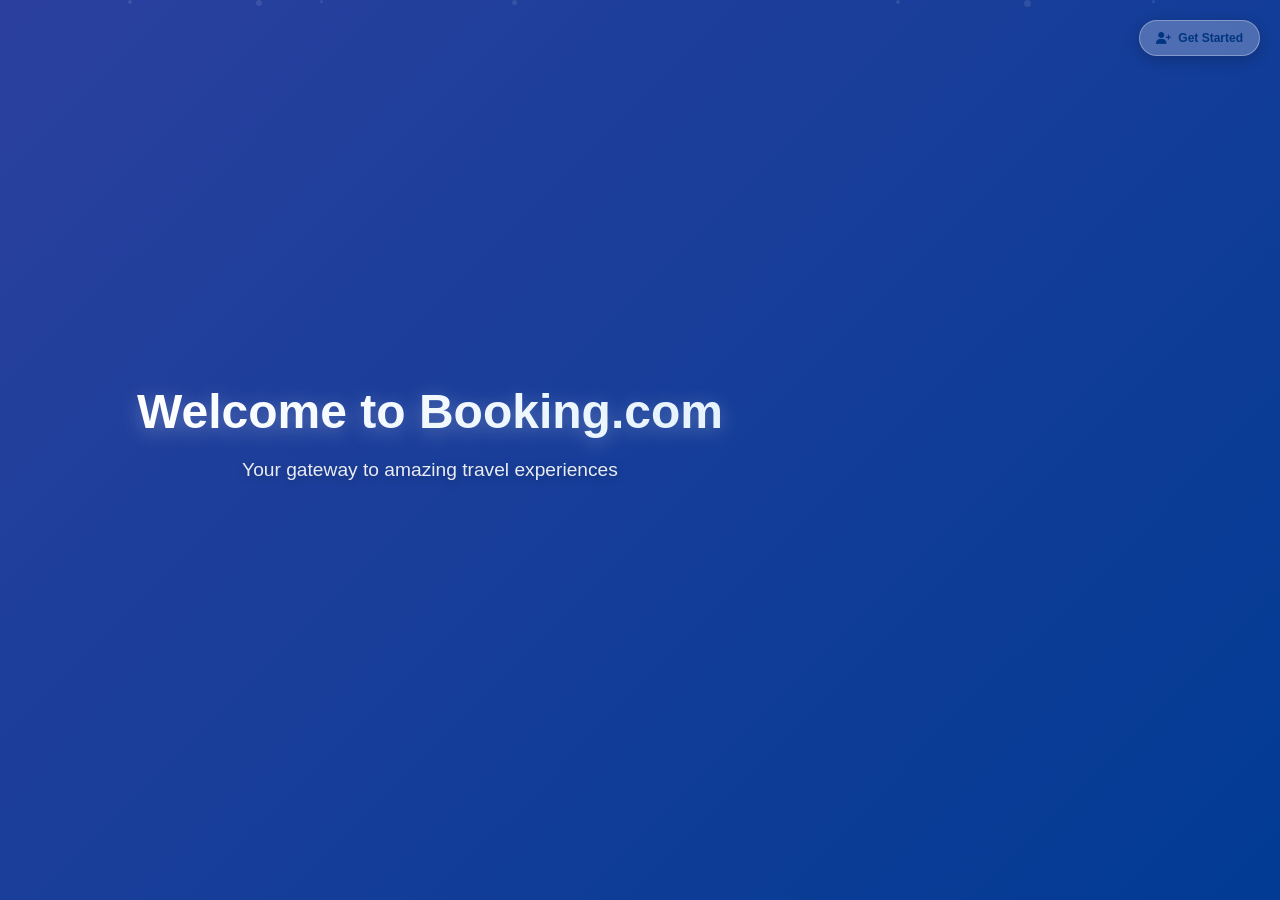
<file: FrountEnd/loginUi/login.html>
<!DOCTYPE html>
<html lang="en">
<head>
    <meta charset="UTF-8">
    <meta name="viewport" content="width=device-width, initial-scale=1.0">
    <title>Sign in or create an account</title>
    <link href="https://cdnjs.cloudflare.com/ajax/libs/bootstrap/5.3.0/css/bootstrap.min.css" rel="stylesheet">
    <link href="https://cdnjs.cloudflare.com/ajax/libs/font-awesome/6.4.0/css/all.min.css" rel="stylesheet">
    <!--    <link rel="stylesheet" href="loginUi.css">-->
    <style>
        :root {
            --booking-blue: #013b94;
            --booking-blue-hover: #1299f4;
            --booking-light-gray: #f5f5f5;
            --booking-border: #e0e0e0;
            --booking-text: #262626;
            --booking-text-light: #6b6b6b;
        }

        body {
            font-family: 'Segoe UI', Tahoma, Geneva, Verdana, sans-serif;
            min-height: 100vh;
            margin: 0;
            display: flex;
            align-items: center;
            justify-content: center;
            position: relative;
            overflow: hidden;
            background: linear-gradient(135deg, #2b409e 0%, #013b94 100%);
        }

        /* Hide scrollbars */
        * {
            scrollbar-width: none; /* Firefox */
            -ms-overflow-style: none; /* Internet Explorer 10+ */
        }

        *::-webkit-scrollbar {
            display: none; /* WebKit */
        }

        /* Top-right Sign Up button */
        .top-signup-btn {
            position: fixed;
            top: 20px;
            right: 20px;
            background: rgba(255, 255, 255, 0.25);
            backdrop-filter: blur(10px);
            border: 1px solid rgba(255, 255, 255, 0.3);
            border-radius: 25px;
            padding: 8px 16px;
            font-size: 12px;
            font-weight: 600;
            color: #003580;
            cursor: pointer;
            transition: all 0.3s ease;
            z-index: 1000;
            text-decoration: none;
            box-shadow: 0 4px 15px rgba(0, 0, 0, 0.2);
        }

        .top-signup-btn:hover {
            background: rgba(255, 255, 255, 0.35);
            transform: translateY(-2px);
            box-shadow: 0 6px 20px rgba(0, 0, 0, 0.3);
            color: #003580;
        }

        /* Video Background */
        .video-background {
            position: fixed;
            top: 0;
            left: 0;
            width: 100%;
            height: 100%;
            z-index: -2;
            object-fit: cover;
        }

        @keyframes gradientShift {
            0% { background-position: 0% 50%; }
            50% { background-position: 100% 50%; }
            100% { background-position: 0% 50%; }
        }

        /* Floating particles */
        .particles {
            position: fixed;
            top: 0;
            left: 0;
            width: 100%;
            height: 100%;
            z-index: -1;
            overflow: hidden;
        }

        .particle {
            position: absolute;
            background: rgba(255, 255, 255, 0.1);
            border-radius: 50%;
            animation: float 6s ease-in-out infinite;
        }

        .particle:nth-child(1) { width: 4px; height: 4px; left: 10%; animation-delay: 0s; }
        .particle:nth-child(2) { width: 6px; height: 6px; left: 20%; animation-delay: 2s; }
        .particle:nth-child(3) { width: 3px; height: 3px; left: 25%; animation-delay: 4s; }
        .particle:nth-child(4) { width: 5px; height: 5px; left: 40%; animation-delay: 1s; }
        .particle:nth-child(5) { width: 4px; height: 4px; left: 70%; animation-delay: 3s; }
        .particle:nth-child(6) { width: 7px; height: 7px; left: 80%; animation-delay: 5s; }
        .particle:nth-child(7) { width: 3px; height: 3px; left: 90%; animation-delay: 2.5s; }

        @keyframes float {
            0%, 100% { transform: translateY(100vh) translateX(0px); opacity: 0; }
            10% { opacity: 1; }
            90% { opacity: 1; }
            100% { transform: translateY(-100px) translateX(50px); opacity: 0; }
        }

        /* Container with glassmorphism effect */
        .signin-container {
            background: rgba(255, 255, 255, 0.25);
            backdrop-filter: blur(20px);
            border: 1px solid rgba(255, 255, 255, 0.3);
            border-radius: 14px;
            box-shadow:
                    0 8px 32px rgba(0, 0, 0, 0.3),
                    inset 0 1px 0 rgba(255, 255, 255, 0.3);
            padding: 20px;
            width: 90%;
            max-width: 420px;
            max-height: 85vh;
            overflow-y: auto;
            position: relative;
            z-index: 1;
            transition: all 0.5s ease;
            transform: translateY(50px) scale(0.8);
            opacity: 0;
            visibility: hidden;
        }

        /* Show the container with animation */
        .signin-container.show {
            animation: fadeSlideIn 1.2s ease forwards;
            transform: translateY(0) scale(1);
            opacity: 1;
            visibility: visible;
        }

        /* Show Details Animation Box */


        .signin-title {
            font-size: 22px;
            font-weight: 700;
            background: linear-gradient(135deg, #151010, #170d0d);
            -webkit-background-clip: text;
            -webkit-text-fill-color: transparent;
            background-clip: text;
            margin-bottom: 8px;
            text-align: center;
            animation: fadeIn 1.2s ease;
            text-shadow: 0 2px 10px #003580;
            transition: all 0.3s ease;
        }

        .signin-subtitle {
            color: rgb(0, 0, 0);
            font-size: 12px;
            margin-bottom: 18px;
            text-align: center;
            animation: fadeIn 1.6s ease;
            text-shadow: 0 1px 3px rgba(0, 0, 0, 0.3);
            transition: all 0.3s ease;
        }

        @keyframes fadeIn {
            from { opacity: 0; transform: translateY(10px); }
            to { opacity: 1; transform: translateY(0); }
        }

        .form-label {
            font-weight: 600;
            color: #003580;
            margin-bottom: 6px;
            font-size: 12px;
            text-shadow: 0 1px 2px rgba(0, 0, 0, 0.3);
        }

        .form-control {
            background: rgba(255, 255, 255, 0.2);
            border: 2px solid rgba(255, 255, 255, 0.3);
            border-radius: 8px;
            padding: 10px 35px 10px 12px;
            font-size: 13px;
            color:#003580;
            transition: all 0.4s cubic-bezier(0.4, 0, 0.2, 1);
            backdrop-filter: blur(10px);
        }

        .form-control::placeholder {
            color: #003580;
        }

        .form-control:focus {
            background: rgba(255, 255, 255, 0.9);
            border-color: #003580;
            box-shadow:
                    0 0 20px rgba(255, 255, 255, 0.2),
                    inset 0 1px 0 rgba(255, 255, 255, 0.2);
            transform: translateY(-2px);
            outline: none;
            color: #003580;
        }

        /* Eye toggle button */
        .password-toggle {
            border: none;
            background: transparent;
            color: #003580;
            cursor: pointer;
            transition: all 0.3s ease;
            padding: 8px;
            border-radius: 6px;
        }
        .password-toggle:hover {
            color: white;
            background:#003580;
            transform: scale(1.1);
        }

        .btn-primary-booking {
            background: linear-gradient(90deg, transparent, rgba(255,255,255,0.2), transparent);
            border: none;
            border-radius: 8px;
            padding: 10px 16px;
            font-size: 13px;
            font-weight: 600;
            width: 100%;
            color: #003580;
            transition: all 0.4s cubic-bezier(0.4, 0, 0.2, 1);
            margin-top: 12px;
            position: relative;
            overflow: hidden;
            text-transform: uppercase;
            letter-spacing: 1px;
        }

        .btn-primary-booking::before {
            content: '';
            position: absolute;
            top: 0;
            left: -100%;
            width: 100%;
            height: 100%;
            background: linear-gradient(90deg, transparent, rgba(255,255,255,0.2), transparent);
            transition: left 0.5s;
        }

        .btn-primary-booking:hover::before {
            left: 100%;
        }

        .btn-primary-booking:hover {
            transform: translateY(-3px);
            box-shadow:
                    0 10px 25px rgba(102, 126, 234, 0.4),
                    0 5px 15px rgba(118, 75, 162, 0.3);
        }

        .btn-primary-booking:active {
            transform: translateY(-1px);
        }

        /* Back to Sign In button */
        .back-btn {
            background: rgba(255, 255, 255, 0.1);
            border: 1px solid rgba(255, 255, 255, 0.3);
            border-radius: 8px;
            padding: 8px 16px;
            font-size: 12px;
            font-weight: 500;
            color: #003580;
            cursor: pointer;
            transition: all 0.3s ease;
            margin-bottom: 15px;
            text-decoration: none;
            display: inline-block;
        }

        .back-btn:hover {
            background: rgba(255, 255, 255, 0.2);
            color: #003580;
            transform: translateX(-3px);
        }

        /* Hidden elements animation */
        .form-field {
            transition: all 0.4s ease;
            opacity: 1;
            max-height: 100px;
            overflow: hidden;
        }

        .form-field.hidden {
            opacity: 0;
            max-height: 0;
            margin: 0;
            padding: 0;
        }

        .footer-text {
            font-size: 10px;
            color: #003580;
            text-align: center;
            margin-top: 16px;
            line-height: 1.4;
            animation: fadeIn 2s ease;
            text-shadow: 0 1px 2px rgba(213, 8, 8, 0.3);
        }
        .footer-text a {
            color: #003580;
            text-decoration: none;
            transition: all 0.3s ease;
        }
        .footer-text a:hover {
            color: #003580;
            text-shadow: 0 0 8px rgb(5, 25, 1);
        }
        .copyright {
            margin-top: 8px;
            font-size: 10px;
            color: #003580;
            text-align: center;
            text-shadow: 0 1px 2px rgba(0, 0, 0, 0.3);
        }

        /* Form text styling */
        .form-text {
            color: #003580;
            font-size: 10px;
            margin-top: 4px;
        }

        /* Welcome message styles */
        .welcome-message {
            text-align: center;
            color: white;
            opacity: 1;
            visibility: visible;
            transition: all 0.6s ease;
        }

        .welcome-message.hidden {
            opacity: 0;
            visibility: hidden;
            transform: translateY(-20px);
        }

        .welcome-title {
            font-size: 3rem;
            font-weight: 700;
            margin-bottom: 1rem;
            background: linear-gradient(135deg, #ffffff, #e3f2fd);
            -webkit-background-clip: text;
            -webkit-text-fill-color: transparent;
            background-clip: text;
            text-shadow: 0 4px 20px rgba(255, 255, 255, 0.3);
            animation: welcomeFloat 3s ease-in-out infinite;
        }

        .welcome-subtitle {
            font-size: 1.2rem;
            margin-bottom: 2rem;
            color: rgba(255, 255, 255, 0.9);
            text-shadow: 0 2px 10px rgba(0, 0, 0, 0.3);
        }

        @keyframes welcomeFloat {
            0%, 100% { transform: translateY(0px); }
            50% { transform: translateY(-10px); }
        }

        /* Responsive adjustments */
        @media (max-width: 576px) {
            .signin-container {
                padding: 16px 12px;
                margin: 16px;
                max-width: 90%;
            }
            .signin-title {
                font-size: 18px;
            }
            .signin-subtitle {
                font-size: 11px;
            }
            .top-signup-btn {
                top: 15px;
                right: 15px;
                padding: 6px 12px;
                font-size: 11px;
            }
            .welcome-title {
                font-size: 2rem;
            }
            .welcome-subtitle {
                font-size: 1rem;
            }
        }
    </style>
</head>
<body>
<!-- Floating particles -->
<div class="particles">
    <div class="particle"></div>
    <div class="particle"></div>
    <div class="particle"></div>
    <div class="particle"></div>
    <div class="particle"></div>
    <div class="particle"></div>
    <div class="particle"></div>
</div>

<!-- Top-right Sign Up button -->
<button class="top-signup-btn" id="toggleMode">
    <i class="fas fa-user-plus me-1"></i> <span id="toggleText">Get Started</span>
</button>

<!-- Video Background -->
<video class="video-background" autoplay muted loop>
    <!--    <source src="https://commondatastorage.googleapis.com/gtv-videos-bucket/sample/BigBuckBunny.mp4" type="video/mp4">-->
    <!--    <source src="https://sample-videos.com/zip/10/mp4/SampleVideo_1280x720_1mb.mp4" type="video/mp4">-->
    <!--    <source src="https://www.w3schools.com/html/mov_bbb.mp4" type="video/mp4">-->
    <!--    <source src="https://media.w3.org/2010/05/sintel/trailer_hd.mp4" type="video/mp4">-->
    <!--    <source src="https://archive.org/download/ElephantsDream/ed_1024_512kb.mp4" type="video/mp4">-->
</video>

<!-- Welcome message (shown initially) -->
<div class="welcome-message" id="welcomeMessage">
    <h1 class="welcome-title">Welcome to Booking.com</h1>
    <p class="welcome-subtitle">Your gateway to amazing travel experiences</p>
</div>

<!-- Sign in/up container (hidden initially) -->
<div class="signin-container" id="signinContainer">
    <!-- Back button (only visible in signup mode) -->
    <button class="back-btn form-field hidden" id="backBtn">
        <i class="fas fa-arrow-left me-1"></i> Back to Sign In
    </button>

    <h1 class="signin-title" id="formTitle">Sign in or create an account</h1>
    <p class="signin-subtitle" id="formSubtitle">You can sign in using your Booking.com account to access our services.</p>

    <!-- Details Toggle Box -->
    <div class="details-toggle">
        <div class="details-header" id="detailsHeader">

        </div>
    </div>

    <form id="mainForm">
        <!-- Full Name -->
        <div class="mb-3 form-field" id="fullNameField">
            <label for="fullName" class="form-label">Full Name</label>
            <input type="text" class="form-control" id="fullName" placeholder="Enter your full name" required>
        </div>

        <!-- Email Input (only for signup) -->
        <div class="mb-3 form-field hidden" id="emailField">
            <label for="email" class="form-label">Email address</label>
            <input type="email" class="form-control" id="email" placeholder="Enter your email address">
        </div>

        <!-- Role Selection (only for signup) -->
        <div class="mb-3 form-field hidden" id="roleField">
            <label for="role" class="form-label">Select Role</label>
            <select class="form-control" id="role">
                <option value="">Choose your role</option>
                <option value="USER">User</option>
                <option value="OWNER">Owner</option>
            </select>
        </div>

        <!-- Password -->
        <div class="mb-3 form-field" id="passwordField">
            <label for="password" class="form-label">Password</label>
            <div class="position-relative">
                <input
                        type="password"
                        class="form-control pe-5"
                        id="password"
                        placeholder="Enter your password"
                        required
                        autocomplete="new-password"
                        aria-describedby="passwordHelp"
                >
                <button
                        type="button"
                        class="password-toggle position-absolute top-50 translate-middle-y end-0 me-2"
                        id="togglePassword"
                        aria-label="Show password"
                        aria-pressed="false"
                >
                    <i class="fa-solid fa-eye"></i>
                </button>
            </div>
            <div id="passwordHelp" class="form-text">At least 6 characters.</div>
        </div>

        <!-- Confirmation Password (only for signup) -->
        <div class="mb-3 form-field hidden" id="confirmPasswordField">
            <label for="confirmPassword" class="form-label">Confirm Password</label>
            <div class="position-relative">
                <input
                        type="password"
                        class="form-control pe-5"
                        id="confirmPassword"
                        placeholder="Confirm your password"
                        autocomplete="new-password"
                >
                <button
                        type="button"
                        class="password-toggle position-absolute top-50 translate-middle-y end-0 me-2"
                        id="toggleConfirmPassword"
                        aria-label="Show confirm password"
                        aria-pressed="false"
                >
                    <i class="fa-solid fa-eye"></i>
                </button>
            </div>
        </div>

        <!-- Terms and conditions (only for signup) -->
        <div class="mb-3 form-field hidden" id="termsField">
            <div class="form-check">
                <input class="form-check-input" type="checkbox" id="terms">
                <label class="form-check-label" for="terms" style="font-size: 11px; color: #003580;">
                    I agree to the <a href="#" style="color: #003580;">Terms & Conditions</a> and <a href="#" style="color: #003580;">Privacy Policy</a>
                </label>
            </div>
        </div>

        <!-- Newsletter (only for signup) -->
        <div class="mb-3 form-field hidden" id="newsletterField">
            <div class="form-check">
                <input class="form-check-input" type="checkbox" id="newsletter">
                <label class="form-check-label" for="newsletter" style="font-size: 11px; color: #003580;">
                    Subscribe to our newsletter for travel deals and updates
                </label>
            </div>
        </div>

        <button type="submit" class="btn btn-primary btn-primary-booking" id="submitBtn">Sign In</button>
    </form>

    <div class="footer-text">
        By signing in or creating an account, you agree with our
        <a href="#" target="_blank">Terms & conditions</a> and
        <a href="#" target="_blank">Privacy statement</a>
    </div>

    <div class="copyright">
        All rights reserved.<br>
        Copyright (2006 - 2025) - Booking.com™
    </div>
</div>

<script src="https://cdnjs.cloudflare.com/ajax/libs/bootstrap/5.3.0/js/bootstrap.bundle.min.js"></script>
<script src="https://code.jquery.com/jquery-3.6.0.min.js"></script>
<!--<script src="useeLogin.js"></script>-->
<script>
    // Register
    function registerUser(userData) {
        $.ajax({
            url: "http://localhost:8080/auth/register",
            method: "POST",
            contentType: "application/json",
            data: JSON.stringify(userData),
            success: function (response) {
                console.log("✅ Registration success:", response);
            },
            error: function (xhr) {
                console.error("❌ Registration failed:", xhr.responseText);
            }
        });
    }

    // Login
    function loginUser(credentials) {
        $.ajax({
            url: "http://localhost:8080/auth/login", // Adjust if different
            method: "POST",
            contentType: "application/json",
            data: JSON.stringify(credentials),
            success: function (response) {
                console.log("✅ Login success:", response);
                alert(`Welcome back, ${response.username || credentials.username}!`);
                // Optionally, save JWT token or redirect
                // localStorage.setItem("token", response.token);
                // window.location.href = "/dashboard.html";
            },
            error: function (xhr) {
                console.error("❌ Login failed:", xhr.responseText);
                alert("Login failed: " + xhr.responseText);
            }
        });
    }

    document.getElementById('mainForm').addEventListener('submit', function (e) {
        e.preventDefault();

        const isSignUp = isSignUpMode; // Make sure this variable is defined somewhere in your code

        if (isSignUp) {
            // SIGN-UP MODE
            const username = document.getElementById('fullName').value.trim();
            const email = document.getElementById('email').value.trim();
            const password = document.getElementById('password').value;
            const confirmPassword = document.getElementById('confirmPassword').value;
            const role = document.getElementById('role').value;
            const terms = document.getElementById('terms').checked;

            if (!username || !email || !password || !confirmPassword || !role || !terms) {
                alert('Please fill in all required fields and agree to the terms.');
                return;
            }

            if (password !== confirmPassword) {
                alert('Passwords do not match.');
                return;
            }

            const userData = {
                username: username,
                email: email,
                password: password,
                role: role
            };

            registerUser(userData);
        } else {
            // SIGN-IN MODE - Only full name and password required
            const username = document.getElementById('fullName').value.trim();
            const password = document.getElementById('password').value;

            if (!username || !password) {
                alert('Please enter your full name and password.');
                return;
            }

            const loginData = {
                username: username,
                password: password
            };

            loginUser(loginData);
        }

        // Reset form after submission
        this.reset();
    });

    let isSignUpMode = false;
    let isFormVisible = false;

    // Details toggle functionality
    document.getElementById('detailsHeader').addEventListener('click', function() {
        const content = document.getElementById('detailsContent');
        const arrow = document.getElementById('detailsArrow');

        content.classList.toggle('show');
        arrow.classList.toggle('rotated');
    });

    // Utility to add show/hide (with press-and-hold) to a password field
    function attachPasswordToggle(inputId, buttonId) {
        const input = document.getElementById(inputId);
        const btn = document.getElementById(buttonId);

        if (!input || !btn) return;

        const icon = btn.querySelector('i');

        function setVisible(visible) {
            input.type = visible ? 'text' : 'password';
            btn.setAttribute('aria-pressed', visible ? 'true' : 'false');
            btn.setAttribute('aria-label', visible ? 'Hide password' : 'Show password');
            icon.classList.toggle('fa-eye', !visible);
            icon.classList.toggle('fa-eye-slash', visible);
        }

        // Click toggles visibility
        btn.addEventListener('click', () => setVisible(input.type === 'password'));

        // Press-and-hold temporarily shows (mouse)
        btn.addEventListener('mousedown', () => setVisible(true));
        btn.addEventListener('mouseup', () => setVisible(false));
        btn.addEventListener('mouseleave', () => setVisible(false));

        // Press-and-hold (touch)
        btn.addEventListener('touchstart', (e) => { e.preventDefault(); setVisible(true); }, { passive: false });
        btn.addEventListener('touchend', () => setVisible(false));
        btn.addEventListener('touchcancel', () => setVisible(false));
    }

    // Attach password toggles
    attachPasswordToggle('password', 'togglePassword');
    attachPasswordToggle('confirmPassword', 'toggleConfirmPassword');

    // Show/hide the form container
    function toggleFormVisibility() {
        const container = document.getElementById('signinContainer');
        const welcomeMessage = document.getElementById('welcomeMessage');

        if (!isFormVisible) {
            // Show form, hide welcome message
            welcomeMessage.classList.add('hidden');
            container.classList.add('show');
            isFormVisible = true;

            // Update button text
            const toggleText = document.getElementById('toggleText');
            if (!isSignUpMode) {
                toggleText.textContent = 'Sign Up';
            } else {
                toggleText.textContent = 'Sign In';
            }
        } else {
            // If form is visible, toggle between sign in/up modes
            toggleFormMode();
        }
    }

    // Toggle between Sign In and Sign Up modes
    function toggleFormMode() {
        isSignUpMode = !isSignUpMode;

        const formTitle = document.getElementById('formTitle');
        const formSubtitle = document.getElementById('formSubtitle');
        const submitBtn = document.getElementById('submitBtn');
        const toggleBtn = document.getElementById('toggleMode');
        const toggleText = document.getElementById('toggleText');
        const backBtn = document.getElementById('backBtn');

        // Fields that are only visible in signup mode
        const signupOnlyFields = [
            'emailField', 'roleField', 'confirmPasswordField', 'termsField', 'newsletterField'
        ];

        if (isSignUpMode) {
            // Switch to Sign Up mode
            formTitle.textContent = 'Create New Account';
            formSubtitle.textContent = 'Join Booking.com to access exclusive deals and manage your bookings.';
            submitBtn.textContent = 'CREATE ACCOUNT';
            toggleText.textContent = 'Sign In';
            toggleBtn.querySelector('i').className = 'fas fa-sign-in-alt me-1';

            // Show signup fields
            signupOnlyFields.forEach(fieldId => {
                const field = document.getElementById(fieldId);
                field.classList.remove('hidden');
            });

            // Show back button
            backBtn.classList.remove('hidden');

            // Update password help text
            document.getElementById('passwordHelp').textContent = 'At least 8 characters with uppercase, lowercase, and number.';

            // Make additional fields required
            document.getElementById('email').required = true;
            document.getElementById('role').required = true;
            document.getElementById('confirmPassword').required = true;
            document.getElementById('terms').required = true;

        } else {
            // Switch to Sign In mode
            formTitle.textContent = 'Sign in to your account';
            formSubtitle.textContent = 'Welcome back! Please sign in to access your Booking.com account.';
            submitBtn.textContent = 'SIGN IN';
            toggleText.textContent = 'Sign Up';
            toggleBtn.querySelector('i').className = 'fas fa-user-plus me-1';

            // Hide signup fields
            signupOnlyFields.forEach(fieldId => {
                const field = document.getElementById(fieldId);
                field.classList.add('hidden');
            });

            // Hide back button
            backBtn.classList.add('hidden');

            // Reset password help text
            document.getElementById('passwordHelp').textContent = 'At least 6 characters.';

            // Remove required from additional fields
            document.getElementById('email').required = false;
            document.getElementById('role').required = false;
            document.getElementById('confirmPassword').required = false;
            document.getElementById('terms').required = false;

            // Clear additional fields
            document.getElementById('email').value = '';
            document.getElementById('role').value = '';
            document.getElementById('confirmPassword').value = '';
            document.getElementById('terms').checked = false;
            document.getElementById('newsletter').checked = false;
        }
    }

    // Event listeners
    document.getElementById('toggleMode').addEventListener('click', toggleFormVisibility);
    document.getElementById('backBtn').addEventListener('click', () => {
        if (isSignUpMode) toggleFormMode();
    });

    // Form validation and submission
    document.getElementById('mainForm').addEventListener('submit', function(e) {
        e.preventDefault();

        const fullName = document.getElementById('fullName').value.trim();
        const password = document.getElementById('password').value;

        if (!fullName || !password) {
            alert('Please fill in all required fields');
            return;
        }

        if (isSignUpMode) {
            // Sign up validation
            const email = document.getElementById('email').value.trim();
            const role = document.getElementById('role').value;
            const confirmPassword = document.getElementById('confirmPassword').value;
            const terms = document.getElementById('terms').checked;

            if (!email || !role || !confirmPassword) {
                alert('Please fill in all required fields');
                return;
            }
            if (!terms) {
                alert('You must agree to the Terms & Conditions');
                return;
            }
            if (password !== confirmPassword) {
                alert('Passwords do not match');
                return;
            }
            // if (password.length < 8) {
            //     alert('Password must be at least 8 characters');
            //     return;
            // }

            // Simple password strength validation
            // const hasUpper = /[A-Z]/.test(password);
            // const hasLower = /[a-z]/.test(password);
            // const hasNumber = /[0-9]/.test(password);

            // if (!hasUpper || !hasLower || !hasNumber) {
            //     alert('Password must contain at least one uppercase letter, one lowercase letter, and one number');
            //     return;
            // }

            const newsletter = document.getElementById('newsletter').checked;
            alert(`Account created successfully!\nName: ${fullName}\nEmail: ${email}\nRole: ${role}\nNewsletter: ${newsletter ? 'Yes' : 'No'}`);

        } else {
            // Sign in validation - only full name and password
            if (password.length < 6) {
                alert('Password must be at least 6 characters');
                return;
            }
            alert(`Sign in successful!\nName: ${fullName}`);
        }

        // Reset form
        this.reset();
    });
</script>
</body>
</html>
</file>
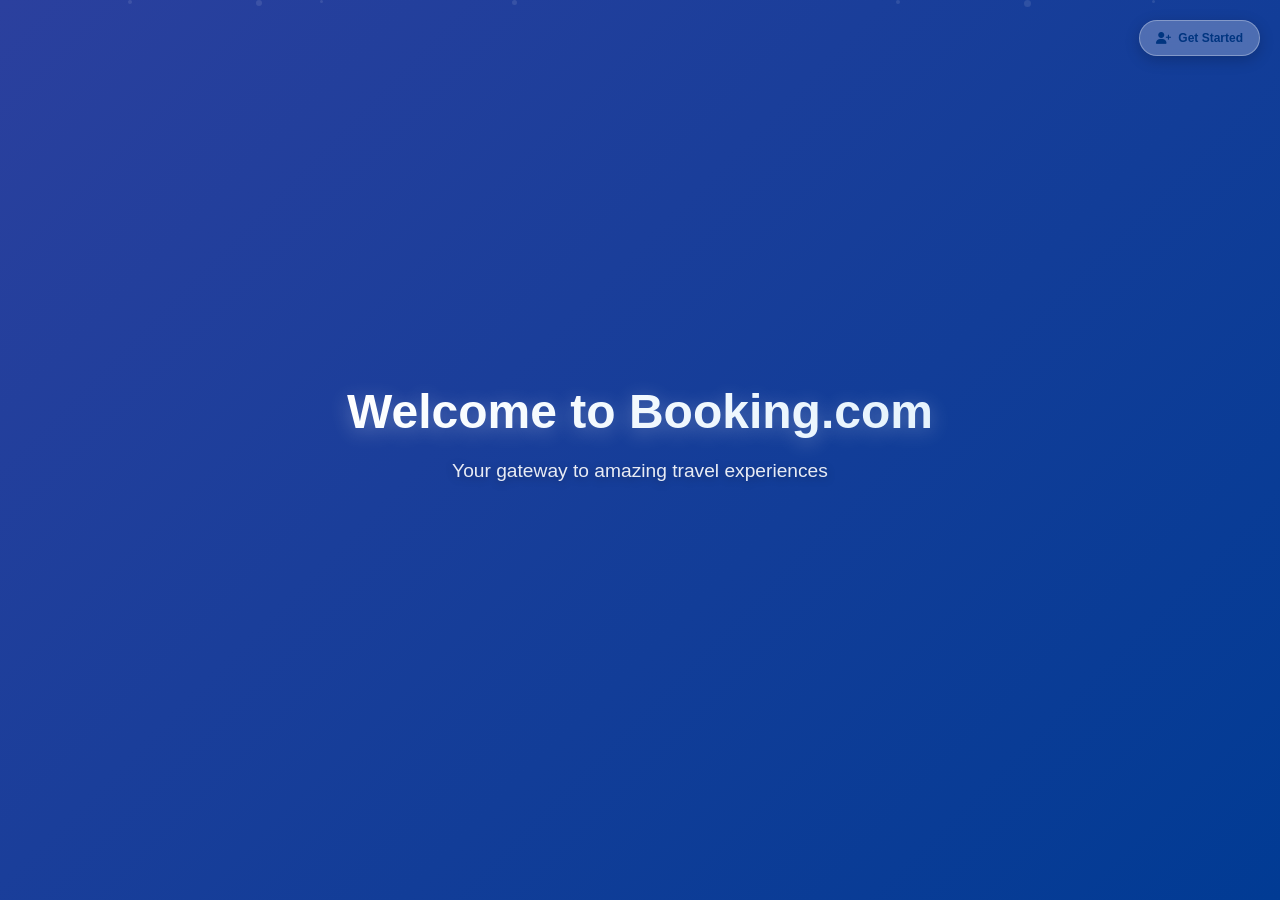
<file: FrountEnd/loginUi/loging.html>
<!DOCTYPE html>
<html lang="en">
<head>
    <meta charset="UTF-8">
    <meta name="viewport" content="width=device-width, initial-scale=1.0">
    <title>Sign in or create an account</title>
    <link href="https://cdnjs.cloudflare.com/ajax/libs/bootstrap/5.3.0/css/bootstrap.min.css" rel="stylesheet">
    <link href="https://cdnjs.cloudflare.com/ajax/libs/font-awesome/6.4.0/css/all.min.css" rel="stylesheet">
    <!--    <link rel="stylesheet" href="loginUi.css">-->
    <style>
        :root {
            --booking-blue: #013b94;
            --booking-blue-hover: #1299f4;
            --booking-light-gray: #f5f5f5;
            --booking-border: #e0e0e0;
            --booking-text: #262626;
            --booking-text-light: #6b6b6b;
        }

        body {
            font-family: 'Segoe UI', Tahoma, Geneva, Verdana, sans-serif;
            min-height: 100vh;
            margin: 0;
            display: flex;
            align-items: center;
            justify-content: center;
            position: relative;
            overflow: hidden;
            background: linear-gradient(135deg, #2b409e 0%, #013b94 100%);
        }

        /* Hide scrollbars */
        * {
            scrollbar-width: none; /* Firefox */
            -ms-overflow-style: none; /* Internet Explorer 10+ */
        }

        *::-webkit-scrollbar {
            display: none; /* WebKit */
        }

        /* Top-right Sign Up button */
        .top-signup-btn {
            position: fixed;
            top: 20px;
            right: 20px;
            background: rgba(255, 255, 255, 0.25);
            backdrop-filter: blur(10px);
            border: 1px solid rgba(255, 255, 255, 0.3);
            border-radius: 25px;
            padding: 8px 16px;
            font-size: 12px;
            font-weight: 600;
            color: #003580;
            cursor: pointer;
            transition: all 0.3s ease;
            z-index: 1000;
            text-decoration: none;
            box-shadow: 0 4px 15px rgba(0, 0, 0, 0.2);
        }

        .top-signup-btn:hover {
            background: rgba(255, 255, 255, 0.35);
            transform: translateY(-2px);
            box-shadow: 0 6px 20px rgba(0, 0, 0, 0.3);
            color: #003580;
        }

        /* Video Background */
        .video-background {
            position: fixed;
            top: 0;
            left: 0;
            width: 100%;
            height: 100%;
            z-index: -2;
            object-fit: cover;
        }

        @keyframes gradientShift {
            0% { background-position: 0% 50%; }
            50% { background-position: 100% 50%; }
            100% { background-position: 0% 50%; }
        }

        /* Floating particles */
        .particles {
            position: fixed;
            top: 0;
            left: 0;
            width: 100%;
            height: 100%;
            z-index: -1;
            overflow: hidden;
        }

        .particle {
            position: absolute;
            background: rgba(255, 255, 255, 0.1);
            border-radius: 50%;
            animation: float 6s ease-in-out infinite;
        }

        .particle:nth-child(1) { width: 4px; height: 4px; left: 10%; animation-delay: 0s; }
        .particle:nth-child(2) { width: 6px; height: 6px; left: 20%; animation-delay: 2s; }
        .particle:nth-child(3) { width: 3px; height: 3px; left: 25%; animation-delay: 4s; }
        .particle:nth-child(4) { width: 5px; height: 5px; left: 40%; animation-delay: 1s; }
        .particle:nth-child(5) { width: 4px; height: 4px; left: 70%; animation-delay: 3s; }
        .particle:nth-child(6) { width: 7px; height: 7px; left: 80%; animation-delay: 5s; }
        .particle:nth-child(7) { width: 3px; height: 3px; left: 90%; animation-delay: 2.5s; }

        @keyframes float {
            0%, 100% { transform: translateY(100vh) translateX(0px); opacity: 0; }
            10% { opacity: 1; }
            90% { opacity: 1; }
            100% { transform: translateY(-100px) translateX(50px); opacity: 0; }
        }

        /* Container with glassmorphism effect - CENTERED */
        .signin-container {
            background: rgba(255, 255, 255, 0.25);
            backdrop-filter: blur(20px);
            border: 1px solid rgba(255, 255, 255, 0.3);
            border-radius: 14px;
            box-shadow:
                    0 8px 32px rgba(0, 0, 0, 0.3),
                    inset 0 1px 0 rgba(255, 255, 255, 0.3);
            padding: 20px;
            width: 90%;
            max-width: 520px;
            max-height: 85vh;
            overflow-y: auto;
            position: absolute;
            top: 50%;
            left: 50%;
            transform: translate(-50%, -50%) scale(0.8);
            opacity: 0;
            visibility: hidden;
            z-index: 1;
            transition: all 0.5s ease;
        }

        /* Show the container with animation */
        .signin-container.show {
            animation: fadeSlideIn 1.2s ease forwards;
            transform: translate(-50%, -50%) scale(1);
            opacity: 1;
            visibility: visible;
        }

        /* Show Details Animation Box */


        .signin-title {
            font-size: 22px;
            font-weight: 700;
            background: linear-gradient(135deg, #151010, #170d0d);
            -webkit-background-clip: text;
            -webkit-text-fill-color: transparent;
            background-clip: text;
            margin-bottom: 8px;
            text-align: center;
            animation: fadeIn 1.2s ease;
            text-shadow: 0 2px 10px #003580;
            transition: all 0.3s ease;
        }

        .signin-subtitle {
            color: rgb(0, 0, 0);
            font-size: 12px;
            margin-bottom: 18px;
            text-align: center;
            animation: fadeIn 1.6s ease;
            text-shadow: 0 1px 3px rgba(0, 0, 0, 0.3);
            transition: all 0.3s ease;
        }

        @keyframes fadeIn {
            from { opacity: 0; transform: translateY(10px); }
            to { opacity: 1; transform: translateY(0); }
        }

        .form-label {
            font-weight: 600;
            color: #003580;
            margin-bottom: 6px;
            font-size: 12px;
            text-shadow: 0 1px 2px rgba(0, 0, 0, 0.3);
        }

        .form-control {
            background: rgba(255, 255, 255, 0.2);
            border: 2px solid rgba(255, 255, 255, 0.3);
            border-radius: 8px;
            padding: 10px 35px 10px 12px;
            font-size: 13px;
            color:#003580;
            transition: all 0.4s cubic-bezier(0.4, 0, 0.2, 1);
            backdrop-filter: blur(10px);
        }

        .form-control::placeholder {
            color: #003580;
        }

        .form-control:focus {
            background: rgba(255, 255, 255, 0.9);
            border-color: #003580;
            box-shadow:
                    0 0 20px rgba(255, 255, 255, 0.2),
                    inset 0 1px 0 rgba(255, 255, 255, 0.2);
            transform: translateY(-2px);
            outline: none;
            color: #003580;
        }

        /* Eye toggle button */
        .password-toggle {
            border: none;
            background: transparent;
            color: #003580;
            cursor: pointer;
            transition: all 0.3s ease;
            padding: 8px;
            border-radius: 6px;
        }
        .password-toggle:hover {
            color: white;
            background:#003580;
            transform: scale(1.1);
        }

        .btn-primary-booking {
            background: linear-gradient(90deg, transparent, rgba(255,255,255,0.2), transparent);
            border: none;
            border-radius: 8px;
            padding: 10px 16px;
            font-size: 13px;
            font-weight: 600;
            width: 100%;
            color: #003580;
            transition: all 0.4s cubic-bezier(0.4, 0, 0.2, 1);
            margin-top: 12px;
            position: relative;
            overflow: hidden;
            text-transform: uppercase;
            letter-spacing: 1px;
        }

        .btn-primary-booking::before {
            content: '';
            position: absolute;
            top: 0;
            left: -100%;
            width: 100%;
            height: 100%;
            background: linear-gradient(90deg, transparent, rgba(255,255,255,0.2), transparent);
            transition: left 0.5s;
        }

        .btn-primary-booking:hover::before {
            left: 100%;
        }

        .btn-primary-booking:hover {
            transform: translateY(-3px);
            box-shadow:
                    0 10px 25px rgba(102, 126, 234, 0.4),
                    0 5px 15px rgba(118, 75, 162, 0.3);
        }

        .btn-primary-booking:active {
            transform: translateY(-1px);
        }

        /* Back to Sign In button */
        .back-btn {
            background: rgba(255, 255, 255, 0.1);
            border: 1px solid rgba(255, 255, 255, 0.3);
            border-radius: 8px;
            padding: 8px 16px;
            font-size: 12px;
            font-weight: 500;
            color: #003580;
            cursor: pointer;
            transition: all 0.3s ease;
            margin-bottom: 15px;
            text-decoration: none;
            display: inline-block;
        }

        .back-btn:hover {
            background: rgba(255, 255, 255, 0.2);
            color: #003580;
            transform: translateX(-3px);
        }

        /* Hidden elements animation */
        .form-field {
            transition: all 0.4s ease;
            opacity: 1;
            max-height: 100px;
            overflow: hidden;
        }

        .form-field.hidden {
            opacity: 0;
            max-height: 0;
            margin: 0;
            padding: 0;
        }

        .footer-text {
            font-size: 10px;
            color: #003580;
            text-align: center;
            margin-top: 16px;
            line-height: 1.4;
            animation: fadeIn 2s ease;
            text-shadow: 0 1px 2px rgba(213, 8, 8, 0.3);
        }
        .footer-text a {
            color: #003580;
            text-decoration: none;
            transition: all 0.3s ease;
        }
        .footer-text a:hover {
            color: #003580;
            text-shadow: 0 0 8px rgb(5, 25, 1);
        }
        .copyright {
            margin-top: 8px;
            font-size: 10px;
            color: #003580;
            text-align: center;
            text-shadow: 0 1px 2px rgba(0, 0, 0, 0.3);
        }

        /* Form text styling */
        .form-text {
            color: #003580;
            font-size: 10px;
            margin-top: 4px;
        }

        /* Welcome message styles */
        .welcome-message {
            text-align: center;
            color: white;
            opacity: 1;
            visibility: visible;
            transition: all 0.6s ease;
            position: absolute;
            top: 50%;
            left: 50%;
            transform: translate(-50%, -50%);
        }

        .welcome-message.hidden {
            opacity: 0;
            visibility: hidden;
            transform: translate(-50%, -60%);
        }

        .welcome-title {
            font-size: 3rem;
            font-weight: 700;
            margin-bottom: 1rem;
            background: linear-gradient(135deg, #ffffff, #e3f2fd);
            -webkit-background-clip: text;
            -webkit-text-fill-color: transparent;
            background-clip: text;
            text-shadow: 0 4px 20px rgba(255, 255, 255, 0.3);
            animation: welcomeFloat 3s ease-in-out infinite;
        }

        .welcome-subtitle {
            font-size: 1.2rem;
            margin-bottom: 2rem;
            color: rgba(255, 255, 255, 0.9);
            text-shadow: 0 2px 10px rgba(0, 0, 0, 0.3);
        }

        @keyframes welcomeFloat {
            0%, 100% { transform: translate(-50%, -50%) translateY(0px); }
            50% { transform: translate(-50%, -50%) translateY(-10px); }
        }

        /* Responsive adjustments - ENHANCED FOR 320px */
        @media (max-width: 576px) {
            .signin-container {
                padding: 16px 12px;
                margin: 10px;
                max-width: calc(100% - 20px);
                width: calc(100% - 20px);
                min-width: 280px;
                top: 50%;
                left: 50%;
                transform: translate(-50%, -50%) scale(0.8);
                position: absolute;
            }

            .signin-container.show {
                transform: translate(-50%, -50%) scale(1);
            }

            .signin-title {
                font-size: 18px;
            }
            .signin-subtitle {
                font-size: 11px;
            }
            .top-signup-btn {
                top: 15px;
                right: 15px;
                padding: 6px 12px;
                font-size: 11px;
            }
            .welcome-title {
                font-size: 2rem;
            }
            .welcome-subtitle {
                font-size: 1rem;
            }

            /* Better form field spacing on small screens */
            .form-field {
                margin-bottom: 12px;
            }

            .form-control {
                padding: 8px 30px 8px 10px;
                font-size: 12px;
            }

            .btn-primary-booking {
                padding: 12px 16px;
                font-size: 12px;
                margin-top: 15px;
            }
        }

        /* Extra small screens (320px and below) */
        @media (max-width: 320px) {
            body {
                padding: 0;
                margin: 0;
            }

            .signin-container {
                margin: 5px;
                padding: 12px 10px;
                max-width: calc(100% - 10px);
                width: calc(100% - 10px);
                min-width: 300px;
                border-radius: 10px;
                top: 50%;
                left: 50%;
                transform: translate(-50%, -50%) scale(0.8);
            }

            .signin-container.show {
                transform: translate(-50%, -50%) scale(1);
            }

            .signin-title {
                font-size: 16px;
                margin-bottom: 6px;
            }

            .signin-subtitle {
                font-size: 10px;
                margin-bottom: 15px;
            }

            .form-label {
                font-size: 11px;
                margin-bottom: 4px;
            }

            .form-control {
                padding: 8px 28px 8px 8px;
                font-size: 11px;
            }

            .btn-primary-booking {
                padding: 10px 14px;
                font-size: 11px;
                margin-top: 12px;
            }

            .footer-text {
                font-size: 9px;
                margin-top: 12px;
            }

            .copyright {
                font-size: 9px;
                margin-top: 6px;
            }

            .top-signup-btn {
                top: 10px;
                right: 10px;
                padding: 5px 10px;
                font-size: 10px;
            }
        }
    </style>
</head>
<body>
<!-- Floating particles -->
<div class="particles">
    <div class="particle"></div>
    <div class="particle"></div>
    <div class="particle"></div>
    <div class="particle"></div>
    <div class="particle"></div>
    <div class="particle"></div>
    <div class="particle"></div>
</div>

<!-- Top-right Sign Up button -->
<button class="top-signup-btn" id="toggleMode">
    <i class="fas fa-user-plus me-1"></i> <span id="toggleText">Get Started</span>
</button>

<!-- Video Background -->
<video class="video-background" autoplay muted loop>
    <!--    <source src="https://commondatastorage.googleapis.com/gtv-videos-bucket/sample/BigBuckBunny.mp4" type="video/mp4">-->
    <!--    <source src="https://sample-videos.com/zip/10/mp4/SampleVideo_1280x720_1mb.mp4" type="video/mp4">-->
    <!--    <source src="https://www.w3schools.com/html/mov_bbb.mp4" type="video/mp4">-->
    <!--    <source src="https://media.w3.org/2010/05/sintel/trailer_hd.mp4" type="video/mp4">-->
    <!--    <source src="https://archive.org/download/ElephantsDream/ed_1024_512kb.mp4" type="video/mp4">-->
</video>

<!-- Welcome message (shown initially) -->
<div class="welcome-message" id="welcomeMessage">
    <h1 class="welcome-title">Welcome to Booking.com</h1>
    <p class="welcome-subtitle">Your gateway to amazing travel experiences</p>
</div>

<!-- Sign in/up container (hidden initially) -->
<div class="signin-container" id="signinContainer">
    <!-- Back button (only visible in signup mode) -->
    <button class="back-btn form-field hidden" id="backBtn">
        <i class="fas fa-arrow-left me-1"></i> Back to Sign In
    </button>

    <h1 class="signin-title" id="formTitle">Sign in or create an account</h1>
    <p class="signin-subtitle" id="formSubtitle">You can sign in using your Booking.com account to access our services.</p>

    <!-- Details Toggle Box -->
    <div class="details-toggle">
        <div class="details-header" id="detailsHeader">

        </div>
    </div>

    <form id="mainForm">
        <!-- Full Name -->
        <div class="mb-3 form-field" id="fullNameField">
            <label for="fullName" class="form-label">Full Name</label>
            <input type="text" class="form-control" id="fullName" placeholder="Enter your full name" required>
        </div>

        <!-- Email Input (only for signup) -->
        <div class="mb-3 form-field hidden" id="emailField">
            <label for="email" class="form-label">Email address</label>
            <input type="email" class="form-control" id="email" placeholder="Enter your email address">
        </div>

        <!-- Role Selection (only for signup) -->
        <div class="mb-3 form-field hidden" id="roleField">
            <label for="role" class="form-label">Select Role</label>
            <select class="form-control" id="role">
                <option value="">Choose your role</option>
                <option value="USER">User</option>
                <option value="OWNER">Owner</option>
            </select>
        </div>

        <!-- Password -->
        <div class="mb-3 form-field" id="passwordField">
            <label for="password" class="form-label">Password</label>
            <div class="position-relative">
                <input
                        type="password"
                        class="form-control pe-5"
                        id="password"
                        placeholder="Enter your password"
                        required
                        autocomplete="new-password"
                        aria-describedby="passwordHelp"
                >
                <button
                        type="button"
                        class="password-toggle position-absolute top-50 translate-middle-y end-0 me-2"
                        id="togglePassword"
                        aria-label="Show password"
                        aria-pressed="false"
                >
                    <i class="fa-solid fa-eye"></i>
                </button>
            </div>
            <div id="passwordHelp" class="form-text">At least 6 characters.</div>
        </div>

        <!-- Confirmation Password (only for signup) -->
        <div class="mb-3 form-field hidden" id="confirmPasswordField">
            <label for="confirmPassword" class="form-label">Confirm Password</label>
            <div class="position-relative">
                <input
                        type="password"
                        class="form-control pe-5"
                        id="confirmPassword"
                        placeholder="Confirm your password"
                        autocomplete="new-password"
                >
                <button
                        type="button"
                        class="password-toggle position-absolute top-50 translate-middle-y end-0 me-2"
                        id="toggleConfirmPassword"
                        aria-label="Show confirm password"
                        aria-pressed="false"
                >
                    <i class="fa-solid fa-eye"></i>
                </button>
            </div>
        </div>

        <!-- Terms and conditions (only for signup) -->
        <div class="mb-3 form-field hidden" id="termsField">
            <div class="form-check">
                <input class="form-check-input" type="checkbox" id="terms">
                <label class="form-check-label" for="terms" style="font-size: 11px; color: #003580;">
                    I agree to the <a href="#" style="color: #003580;">Terms & Conditions</a> and <a href="#" style="color: #003580;">Privacy Policy</a>
                </label>
            </div>
        </div>

        <!-- Newsletter (only for signup) -->
        <div class="mb-3 form-field hidden" id="newsletterField">
            <div class="form-check">
                <input class="form-check-input" type="checkbox" id="newsletter">
                <label class="form-check-label" for="newsletter" style="font-size: 11px; color: #003580;">
                    Subscribe to our newsletter for travel deals and updates
                </label>
            </div>
        </div>

        <button type="submit" class="btn btn-primary btn-primary-booking" id="submitBtn">Sign In</button>
    </form>

    <div class="footer-text">
        By signing in or creating an account, you agree with our
        <a href="#" target="_blank">Terms & conditions</a> and
        <a href="#" target="_blank">Privacy statement</a>
    </div>

    <div class="copyright">
        All rights reserved.<br>
        Copyright (2006 - 2025) - Booking.com™
    </div>
</div>

<script src="https://cdnjs.cloudflare.com/ajax/libs/bootstrap/5.3.0/js/bootstrap.bundle.min.js"></script>
<script src="https://code.jquery.com/jquery-3.6.0.min.js"></script>
<!--<script src="useeLogin.js"></script>-->
<script>
    // Register
    function registerUser(userData) {
        $.ajax({
            url: "http://localhost:8080/auth/register",
            method: "POST",
            contentType: "application/json",
            data: JSON.stringify(userData),
            success: function (response) {
                console.log("✅ Registration success:", response);
            },
            error: function (xhr) {
                console.error("❌ Registration failed:", xhr.responseText);
            }
        });
    }

    // Login
    function loginUser(credentials) {
        $.ajax({
            url: "http://localhost:8080/auth/login", // Adjust if different
            method: "POST",
            contentType: "application/json",
            data: JSON.stringify(credentials),
            success: function (response) {
                console.log("✅ Login success:", response);
                // alert(`Welcome back, ${response.username || credentials.username}!`);
                const token = response.data.accessToken;
                if (token) {
                    localStorage.setItem('accessToken', token);
                }

                const payload = parseJwt(token);
                console.log(payload);

                if (payload.sub === "admin") {
                    window.location.href = "HotelOwnerSection/hotelregister.html";
                } else {
                    window.location.href = "CustomerSection/CustomerDashBoard/UserDashBoard.html";
                }
            },
            error: function (xhr) {
                console.error("❌ Login failed:", xhr.responseText);
                alert("Login failed: " + xhr.responseText);
            }
        });
    }

    document.getElementById('mainForm').addEventListener('submit', function (e) {
        e.preventDefault();

        const isSignUp = isSignUpMode; // Make sure this variable is defined somewhere in your code

        if (isSignUp) {
            // SIGN-UP MODE
            const username = document.getElementById('fullName').value.trim();
            const email = document.getElementById('email').value.trim();
            const password = document.getElementById('password').value;
            const confirmPassword = document.getElementById('confirmPassword').value;
            const role = document.getElementById('role').value;
            const terms = document.getElementById('terms').checked;

            if (!username || !email || !password || !confirmPassword || !role || !terms) {
                alert('Please fill in all required fields and agree to the terms.');
                return;
            }

            if (password !== confirmPassword) {
                alert('Passwords do not match.');
                return;
            }

            const userData = {
                username: username,
                email: email,
                password: password,
                role: role
            };

            registerUser(userData);
        } else {
            // SIGN-IN MODE - Only full name and password required
            const username = document.getElementById('fullName').value.trim();
            const password = document.getElementById('password').value;

            if (!username || !password) {
                alert('Please enter your full name and password.');
                return;
            }

            const loginData = {
                username: username,
                password: password
            };

            loginUser(loginData);
        }

        // Reset form after submission
        this.reset();
    });

    let isSignUpMode = false;
    let isFormVisible = false;

    // Details toggle functionality
    document.getElementById('detailsHeader').addEventListener('click', function() {
        const content = document.getElementById('detailsContent');
        const arrow = document.getElementById('detailsArrow');

        content.classList.toggle('show');
        arrow.classList.toggle('rotated');
    });

    // Utility to add show/hide (with press-and-hold) to a password field
    function attachPasswordToggle(inputId, buttonId) {
        const input = document.getElementById(inputId);
        const btn = document.getElementById(buttonId);

        if (!input || !btn) return;

        const icon = btn.querySelector('i');

        function setVisible(visible) {
            input.type = visible ? 'text' : 'password';
            btn.setAttribute('aria-pressed', visible ? 'true' : 'false');
            btn.setAttribute('aria-label', visible ? 'Hide password' : 'Show password');
            icon.classList.toggle('fa-eye', !visible);
            icon.classList.toggle('fa-eye-slash', visible);
        }

        // Click toggles visibility
        btn.addEventListener('click', () => setVisible(input.type === 'password'));

        // Press-and-hold temporarily shows (mouse)
        btn.addEventListener('mousedown', () => setVisible(true));
        btn.addEventListener('mouseup', () => setVisible(false));
        btn.addEventListener('mouseleave', () => setVisible(false));

        // Press-and-hold (touch)
        btn.addEventListener('touchstart', (e) => { e.preventDefault(); setVisible(true); }, { passive: false });
        btn.addEventListener('touchend', () => setVisible(false));
        btn.addEventListener('touchcancel', () => setVisible(false));
    }

    // Attach password toggles
    attachPasswordToggle('password', 'togglePassword');
    attachPasswordToggle('confirmPassword', 'toggleConfirmPassword');

    // Show/hide the form container
    function toggleFormVisibility() {
        const container = document.getElementById('signinContainer');
        const welcomeMessage = document.getElementById('welcomeMessage');

        if (!isFormVisible) {
            // Show form, hide welcome message
            welcomeMessage.classList.add('hidden');
            container.classList.add('show');
            isFormVisible = true;

            // Update button text
            const toggleText = document.getElementById('toggleText');
            if (!isSignUpMode) {
                toggleText.textContent = 'Sign Up';
            } else {
                toggleText.textContent = 'Sign In';
            }
        } else {
            // If form is visible, toggle between sign in/up modes
            toggleFormMode();
        }
    }

    // Toggle between Sign In and Sign Up modes
    function toggleFormMode() {
        isSignUpMode = !isSignUpMode;

        const formTitle = document.getElementById('formTitle');
        const formSubtitle = document.getElementById('formSubtitle');
        const submitBtn = document.getElementById('submitBtn');
        const toggleBtn = document.getElementById('toggleMode');
        const toggleText = document.getElementById('toggleText');
        const backBtn = document.getElementById('backBtn');

        // Fields that are only visible in signup mode
        const signupOnlyFields = [
            'emailField', 'roleField', 'confirmPasswordField', 'termsField', 'newsletterField'
        ];

        if (isSignUpMode) {
            // Switch to Sign Up mode
            formTitle.textContent = 'Create New Account';
            formSubtitle.textContent = 'Join Booking.com to access exclusive deals and manage your bookings.';
            submitBtn.textContent = 'CREATE ACCOUNT';
            toggleText.textContent = 'Sign In';
            toggleBtn.querySelector('i').className = 'fas fa-sign-in-alt me-1';

            // Show signup fields
            signupOnlyFields.forEach(fieldId => {
                const field = document.getElementById(fieldId);
                field.classList.remove('hidden');
            });

            // Show back button
            backBtn.classList.remove('hidden');

            // Update password help text
            document.getElementById('passwordHelp').textContent = 'At least 8 characters with uppercase, lowercase, and number.';

            // Make additional fields required
            document.getElementById('email').required = true;
            document.getElementById('role').required = true;
            document.getElementById('confirmPassword').required = true;
            document.getElementById('terms').required = true;

        } else {
            // Switch to Sign In mode
            formTitle.textContent = 'Sign in to your account';
            formSubtitle.textContent = 'Welcome back! Please sign in to access your Booking.com account.';
            submitBtn.textContent = 'SIGN IN';
            toggleText.textContent = 'Sign Up';
            toggleBtn.querySelector('i').className = 'fas fa-user-plus me-1';

            // Hide signup fields
            signupOnlyFields.forEach(fieldId => {
                const field = document.getElementById(fieldId);
                field.classList.add('hidden');
            });

            // Hide back button
            backBtn.classList.add('hidden');

            // Reset password help text
            document.getElementById('passwordHelp').textContent = 'At least 6 characters.';

            // Remove required from additional fields
            document.getElementById('email').required = false;
            document.getElementById('role').required = false;
            document.getElementById('confirmPassword').required = false;
            document.getElementById('terms').required = false;

            // Clear additional fields
            document.getElementById('email').value = '';
            document.getElementById('role').value = '';
            document.getElementById('confirmPassword').value = '';
            document.getElementById('terms').checked = false;
            document.getElementById('newsletter').checked = false;
        }
    }

    // Event listeners
    document.getElementById('toggleMode').addEventListener('click', toggleFormVisibility);
    document.getElementById('backBtn').addEventListener('click', () => {
        if (isSignUpMode) toggleFormMode();
    });

    // Form validation and submission
    document.getElementById('mainForm').addEventListener('submit', function(e) {
        e.preventDefault();

        const fullName = document.getElementById('fullName').value.trim();
        const password = document.getElementById('password').value;

        if (!fullName || !password) {
            alert('Please fill in all required fields');
            return;
        }

        if (isSignUpMode) {
            // Sign up validation
            const email = document.getElementById('email').value.trim();
            const role = document.getElementById('role').value;
            const confirmPassword = document.getElementById('confirmPassword').value;
            const terms = document.getElementById('terms').checked;

            if (!email || !role || !confirmPassword) {
                alert('Please fill in all required fields');
                return;
            }
            if (!terms) {
                alert('You must agree to the Terms & Conditions');
                return;
            }
            if (password !== confirmPassword) {
                alert('Passwords do not match');
                return;
            }
            // if (password.length < 8) {
            //     alert('Password must be at least 8 characters');
            //     return;
            // }

            // Simple password strength validation
            // const hasUpper = /[A-Z]/.test(password);
            // const hasLower = /[a-z]/.test(password);
            // const hasNumber = /[0-9]/.test(password);

            // if (!hasUpper || !hasLower || !hasNumber) {
            //     alert('Password must contain at least one uppercase letter, one lowercase letter, and one number');
            //     return;
            // }

            const newsletter = document.getElementById('newsletter').checked;
            alert(`Account created successfully!\nName: ${fullName}\nEmail: ${email}\nRole: ${role}\nNewsletter: ${newsletter ? 'Yes' : 'No'}`);

        } else {
            // Sign in validation - only full name and password
            if (password.length < 6) {
                alert('Password must be at least 6 characters');
                return;
            }
            alert(`Sign in successful!\nName: ${fullName}`);
        }

        // Reset form
        this.reset();
    });




</script>
</body>
</html>
</file>
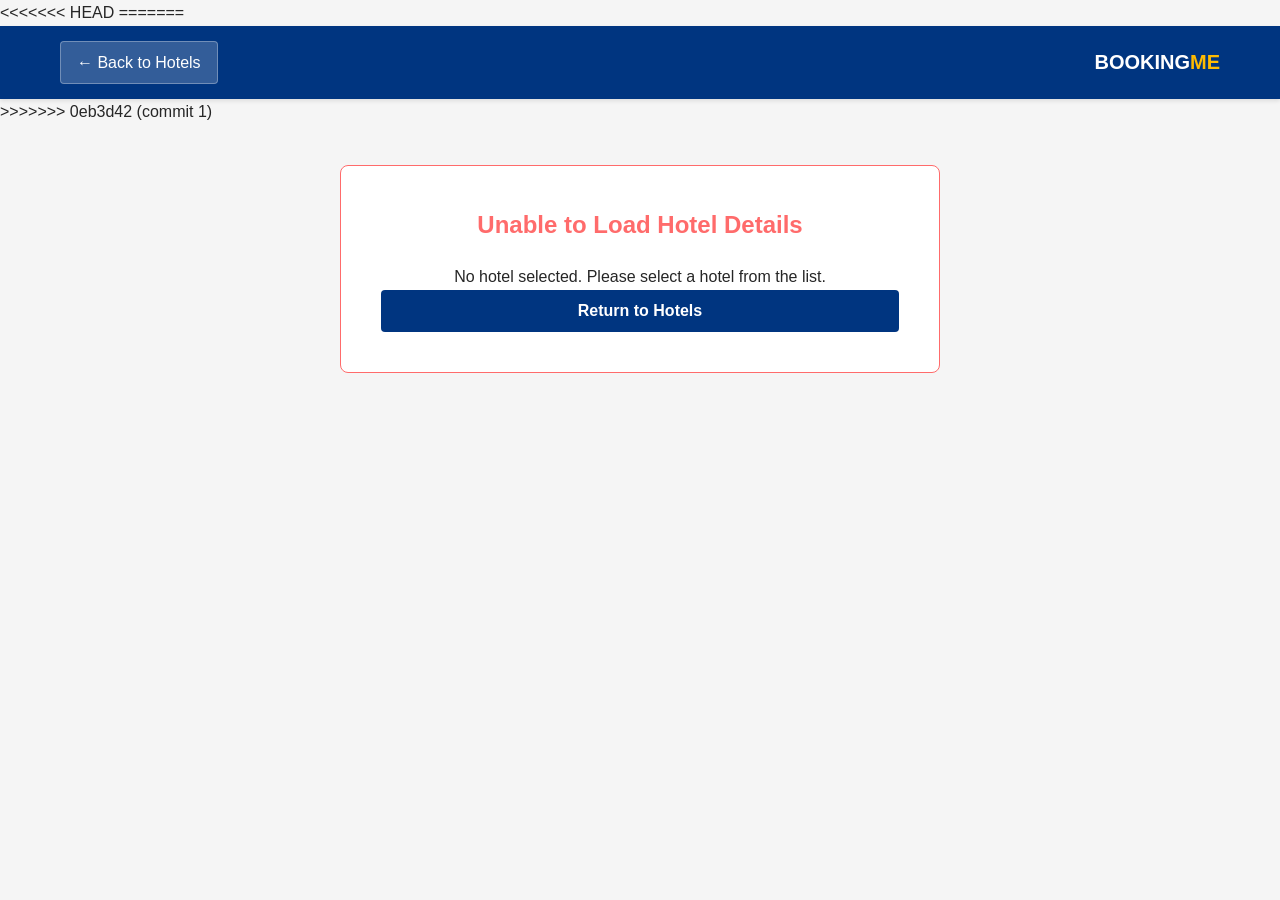
<file: FrountEnd/CustomerSection/ChooseROOM/chooseRoom.html>
<!DOCTYPE html>
<html lang="en">
<head>
    <meta charset="UTF-8">
    <meta name="viewport" content="width=device-width, initial-scale=1.0">
    <title>Hotel Details - Booking</title>
    <style>
        /* Reset and Base Styles */
        * {
            margin: 0;
            padding: 0;
            box-sizing: border-box;
        }

        body {
            font-family: -apple-system, BlinkMacSystemFont, 'Segoe UI', Roboto, Arial, sans-serif;
            line-height: 1.6;
            color: #262626;
            background-color: #f5f5f5;
        }

        .container {
            max-width: 1200px;
            margin: 0 auto;
            padding: 0 20px;
        }

        /* Navigation Bar */
        .nav-bar {
            background: #003580;
            color: white;
            padding: 15px 0;
            position: sticky;
            top: 0;
            z-index: 100;
            box-shadow: 0 2px 4px rgba(0,0,0,0.1);
        }

        .nav-content {
            display: flex;
            justify-content: space-between;
            align-items: center;
        }

        .back-button {
            background: rgba(255,255,255,0.2);
            color: white;
            border: 1px solid rgba(255,255,255,0.3);
            padding: 8px 16px;
            border-radius: 4px;
            cursor: pointer;
            text-decoration: none;
            display: inline-flex;
            align-items: center;
            gap: 8px;
            transition: background 0.3s;
        }

        .back-button:hover {
            background: rgba(255,255,255,0.3);
        }

        /* Loading State */
        .loading {
            text-align: center;
            padding: 60px 20px;
            font-size: 18px;
            color: #666;
        }

        .loading-spinner {
            border: 3px solid #f3f3f3;
            border-top: 3px solid #003580;
            border-radius: 50%;
            width: 50px;
            height: 50px;
            animation: spin 1s linear infinite;
            margin: 0 auto 20px;
        }

        @keyframes spin {
            0% { transform: rotate(0deg); }
            100% { transform: rotate(360deg); }
        }

        /* Error State */
        .error-container {
            background: #fff;
            border: 1px solid #ff6b6b;
            border-radius: 8px;
            padding: 40px;
            margin: 40px auto;
            max-width: 600px;
            text-align: center;
        }

        .error-container h2 {
            color: #ff6b6b;
            margin-bottom: 20px;
        }

        /* Main Content */
        .hotel-content {
            background: white;
            margin: 20px auto;
            border-radius: 8px;
            overflow: hidden;
            box-shadow: 0 2px 10px rgba(0,0,0,0.1);
        }

        /* Hotel Header */
        .hotel-header {
            padding: 30px;
            border-bottom: 1px solid #e7e7e7;
        }

        .hotel-title-section {
            display: flex;
            justify-content: space-between;
            align-items: start;
            gap: 30px;
            flex-wrap: wrap;
        }

        .hotel-info {
            flex: 1;
            min-width: 300px;
        }

        .hotel-info h1 {
            font-size: 32px;
            margin-bottom: 10px;
            color: #262626;
        }

        .hotel-rating {
            display: flex;
            align-items: center;
            gap: 15px;
            margin-bottom: 10px;
        }

        .stars {
            color: #febb02;
            font-size: 18px;
        }

        .rating-badge {
            background: #003580;
            color: white;
            padding: 4px 12px;
            border-radius: 4px;
            font-weight: 600;
        }

        .hotel-address {
            color: #666;
            font-size: 16px;
            margin-bottom: 5px;
        }

        .hotel-location {
            color: #0071c2;
            font-size: 14px;
        }

        .price-section {
            background: #f0f8ff;
            padding: 25px;
            border-radius: 8px;
            text-align: center;
            min-width: 250px;
        }

        .price-label {
            font-size: 14px;
            color: #666;
            margin-bottom: 5px;
        }

        .total-price {
            font-size: 36px;
            font-weight: bold;
            color: #003580;
            margin: 10px 0;
        }

        .price-details {
            font-size: 14px;
            color: #666;
            margin-bottom: 15px;
        }

        .book-button {
            background: #003580;
            color: white;
            border: none;
            padding: 12px 30px;
            border-radius: 4px;
            font-weight: 600;
            font-size: 16px;
            cursor: pointer;
            width: 100%;
            transition: background 0.3s;
        }

        .book-button:hover {
            background: #00224f;
        }

        /* Image Gallery */
        .image-gallery {
            display: grid;
            grid-template-columns: repeat(auto-fit, minmax(250px, 1fr));
            gap: 10px;
            padding: 20px;
            background: #f8f9fa;
        }

        .gallery-item {
            position: relative;
            overflow: hidden;
            border-radius: 8px;
            height: 200px;
        }

        .gallery-item img {
            width: 100%;
            height: 100%;
            object-fit: cover;
            transition: transform 0.3s;
        }

        .gallery-item:hover img {
            transform: scale(1.05);
        }

        .gallery-item:first-child {
            grid-column: span 2;
            grid-row: span 2;
            height: 410px;
        }

        /* Hotel Details */
        .hotel-details {
            padding: 30px;
            display: grid;
            grid-template-columns: 2fr 1fr;
            gap: 30px;
        }

        /* Left Column */
        .left-column {
            display: flex;
            flex-direction: column;
            gap: 30px;
        }

        .section {
            background: white;
            border: 1px solid #e7e7e7;
            border-radius: 8px;
            padding: 25px;
        }

        .section h2 {
            font-size: 24px;
            margin-bottom: 20px;
            color: #262626;
            border-bottom: 2px solid #003580;
            padding-bottom: 10px;
        }

        /* Description */
        .description-text {
            color: #555;
            line-height: 1.8;
            font-size: 16px;
        }

        /* Room Types */
        .room-cards {
            display: flex;
            flex-direction: column;
            gap: 20px;
        }

        .room-card {
            border: 1px solid #e7e7e7;
            border-radius: 8px;
            padding: 20px;
            transition: box-shadow 0.3s;
            background: #fafafa;
        }

        .room-card:hover {
            box-shadow: 0 4px 12px rgba(0,0,0,0.1);
        }

        .room-name {
            font-size: 20px;
            font-weight: 600;
            color: #262626;
            margin-bottom: 10px;
        }

        .room-details {
            display: flex;
            gap: 20px;
            color: #666;
            font-size: 14px;
            margin-bottom: 10px;
        }

        .room-price {
            font-size: 24px;
            font-weight: bold;
            color: #003580;
            margin-top: 10px;
        }

        .room-book-btn {
            background: #0071c2;
            color: white;
            border: none;
            padding: 10px 20px;
            border-radius: 4px;
            cursor: pointer;
            font-weight: 600;
            margin-top: 10px;
            transition: background 0.3s;
        }

        .room-book-btn:hover {
            background: #003580;
        }

        /* Amenities */
        .amenities-grid {
            display: grid;
            grid-template-columns: repeat(auto-fit, minmax(200px, 1fr));
            gap: 15px;
        }

        .amenity-item {
            display: flex;
            align-items: center;
            gap: 10px;
            padding: 10px;
            background: #f8f9fa;
            border-radius: 6px;
            font-size: 14px;
        }

        .amenity-icon {
            color: #0071c2;
            font-size: 20px;
        }

        /* Right Column */
        .right-column {
            position: sticky;
            top: 80px;
            height: fit-content;
        }

        .booking-card {
            background: white;
            border: 2px solid #003580;
            border-radius: 8px;
            padding: 25px;
            text-align: center;
        }

        .booking-card h3 {
            font-size: 20px;
            margin-bottom: 15px;
            color: #262626;
        }

        .booking-summary {
            background: #f8f9fa;
            padding: 15px;
            border-radius: 6px;
            margin-bottom: 20px;
        }

        .summary-item {
            display: flex;
            justify-content: space-between;
            margin-bottom: 10px;
            font-size: 14px;
        }

        .summary-total {
            font-size: 24px;
            font-weight: bold;
            color: #003580;
            margin-top: 15px;
            padding-top: 15px;
            border-top: 2px solid #e7e7e7;
        }

        /* Responsive Design */
        @media (max-width: 968px) {
            .hotel-details {
                grid-template-columns: 1fr;
            }

            .right-column {
                position: static;
            }

            .hotel-title-section {
                flex-direction: column;
            }

            .image-gallery {
                grid-template-columns: repeat(auto-fit, minmax(200px, 1fr));
            }

            .gallery-item:first-child {
                grid-column: span 1;
                grid-row: span 1;
                height: 200px;
            }
        }

        @media (max-width: 576px) {
            .container {
                padding: 0 10px;
            }

            .hotel-header {
                padding: 20px;
            }

            .hotel-info h1 {
                font-size: 24px;
            }

            .total-price {
                font-size: 28px;
            }

            .amenities-grid {
                grid-template-columns: 1fr;
            }
        }

        /* ---------- Room availability visuals ---------- */

        /* grey out a room card when it's unavailable */
        .room-card.unavailable {
            opacity: 0.55;
            filter: grayscale(0.03);
            pointer-events: none; /* optional: prevents clicks inside card (buttons will still be disabled) */
        }

        /* make sure the disabled button looks clearly disabled */
        .room-book-btn[disabled] {
            background: #cfd8dc; /* light grey */
            color: #666;
            cursor: not-allowed;
            box-shadow: none;
            transform: none;
        }

        /* small top control row (checkbox + summary) */
        .room-controls {
            display: flex;
            justify-content: space-between;
            align-items: center;
            margin-bottom: 12px;
            gap: 12px;
            font-size: 14px;
            color: #444;
        }

        /* checkbox label styling */
        .room-controls label {
            display: inline-flex;
            align-items: center;
            gap: 8px;
            cursor: pointer;
        }

         /*Booking Modal */
        .modal { position: fixed; top:0; left:0; width:100%; height:100%; background:rgba(0,0,0,.6); display:flex; justify-content:center; align-items:center; }
        .modal-content { background:#fff; padding:20px; border-radius:10px; width:400px; }
        .close-btn { float:right; cursor:pointer; font-size:20px; }

    </style>
</head>
<body>
<<<<<<< HEAD
    <!-- Header -->
<!--    <header class="header">-->
<!--        <div class="container">-->
<!--&lt;!&ndash;            <div class="header-content">&ndash;&gt;-->
<!--&lt;!&ndash;                <div class="logo">&ndash;&gt;-->
<!--&lt;!&ndash;                    <span class="booking-text">Welcome Our Booking wise</span><span class="com-text">Hotels</span>&ndash;&gt;-->
<!--&lt;!&ndash;                </div>&ndash;&gt;-->
<!--&lt;!&ndash;            </div>&ndash;&gt;-->
<!--        </div>-->
<!--    </header>-->
=======
<!-- Navigation -->
<nav class="nav-bar">
    <div class="container">
        <div class="nav-content">
            <a href="#" class="back-button" onclick="goBackToHotels(); return false;">
                ← Back to Hotels
            </a>
            <div style="color: white; font-size: 20px; font-weight: bold;">
                BOOKING<span style="color: #febb02;">ME</span>
            </div>
        </div>
    </div>
</nav>
>>>>>>> 0eb3d42 (commit 1)

<!-- Main Content Container -->
<div id="content-container">
    <!-- Loading State -->
    <div id="loading-state" class="loading">
        <div class="loading-spinner"></div>
        <p>Loading hotel details...</p>
    </div>

    <!-- Error State -->
    <div id="error-state" class="error-container" style="display: none;">
        <h2>Unable to Load Hotel Details</h2>
        <p id="error-message">There was an error loading the hotel information.</p>
        <button class="book-button" onclick="goBackToHotels()">Return to Hotels</button>
    </div>

    <!-- Hotel Content -->
    <div id="hotel-container" class="container" style="display: none;">
        <div class="hotel-content">
            <!-- Hotel Header -->
            <div class="hotel-header">
                <div class="hotel-title-section">
                    <div class="hotel-info">
                        <h1 id="hotel-name">Loading...</h1>
                        <div class="hotel-rating">
                            <span class="stars" id="hotel-stars">⭐⭐⭐⭐</span>
                            <span class="rating-badge" id="hotel-rating">9.1</span>
                        </div>
                        <div class="hotel-address" id="hotel-address">Loading...</div>
                        <div class="hotel-location" id="hotel-location">Loading...</div>
                    </div>
                    <div class="price-section">
                        <div class="price-label">Starting from</div>
                        <div class="total-price">$<span id="price-per-night">0</span></div>
                        <div class="price-details">per night</div>
                        <button class="book-button" onclick="bookRoom()">Book Now</button>
                    </div>
                </div>
            </div>

            <!-- Image Gallery -->
            <div class="image-gallery" id="image-gallery">
                <!-- Images will be loaded dynamically -->
            </div>

            <!-- Hotel Details Section -->
            <div class="hotel-details">
                <!-- Left Column -->
                <div class="left-column">
                    <!-- Description -->
                    <div class="section">
                        <h2>About This Hotel</h2>
                        <p class="description-text" id="hotel-description">
                            Loading hotel description...
                        </p>
                    </div>

                    <!-- Room Types -->
                    <div class="section">
                        <h2>Available Rooms</h2>

                        <!-- FILTER CONTROL: add this block directly under the H2 -->
                        <div class="room-controls">
                            <label for="filter-available">
                                <input type="checkbox" id="filter-available" />
                                Show only available rooms
                            </label>

                            <!-- optional small counter text (updated by JS) -->
                            <div id="rooms-count">0 rooms</div>
                        </div>

                        <div class="room-cards" id="room-cards">
                            <!-- Rooms will be loaded dynamically -->
                        </div>
                    </div>

                    <!-- Amenities -->
                    <div class="section">
                        <h2>Hotel Amenities</h2>
                        <div class="amenities-grid" id="amenities-grid">
                            <!-- Amenities will be loaded dynamically -->
                        </div>
                    </div>
                </div>

                <!-- Right Column -->
                <div class="right-column">
                    <div class="booking-card">
                        <h3>Booking Summary</h3>
                        <div class="booking-summary">
                            <div class="summary-item">
                                <span>Check-in:</span>
                                <span id="check-in">Select Date</span>
                            </div>
                            <div class="summary-item">
                                <span>Check-out:</span>
                                <span id="check-out">Select Date</span>
                            </div>
                            <div class="summary-item">
                                <span>Nights:</span>
                                <span id="nights">1</span>
                            </div>
                            <div class="summary-item">
                                <span>Guests:</span>
                                <span id="guests">2 Adults</span>
                            </div>
                            <div class="summary-total">
                                Total: $<span id="total-price">0</span>
                            </div>
                        </div>
                        <button class="book-button" onclick="bookRoom()">Reserve Now</button>
                    </div>
                </div>
            </div>
        </div>
    </div>
</div>
<!-- Booking Modal -->
<div id="booking-modal" class="modal" style="display:none;">
    <div class="modal-content">
        <span class="close-btn" onclick="closeBookingModal()">&times;</span>
        <h2>Confirm Your Booking</h2>
        <form id="booking-form">
            <input type="hidden" id="roomId">
            <label>Check-in Date:</label>
            <input type="date" id="modal-check-in" required><br>
            <label>Check-out Date:</label>
            <input type="date" id="modal-check-out" required><br>
            <label>Guests:</label>
            <input type="number" id="modal-guests" min="1" value="1" required><br>
            <button type="submit">Confirm Booking</button>
        </form>
    </div>
</div>

<style>

</style>



<script src="chooseRoom.js">

</script>
</body>
</html>
</file>
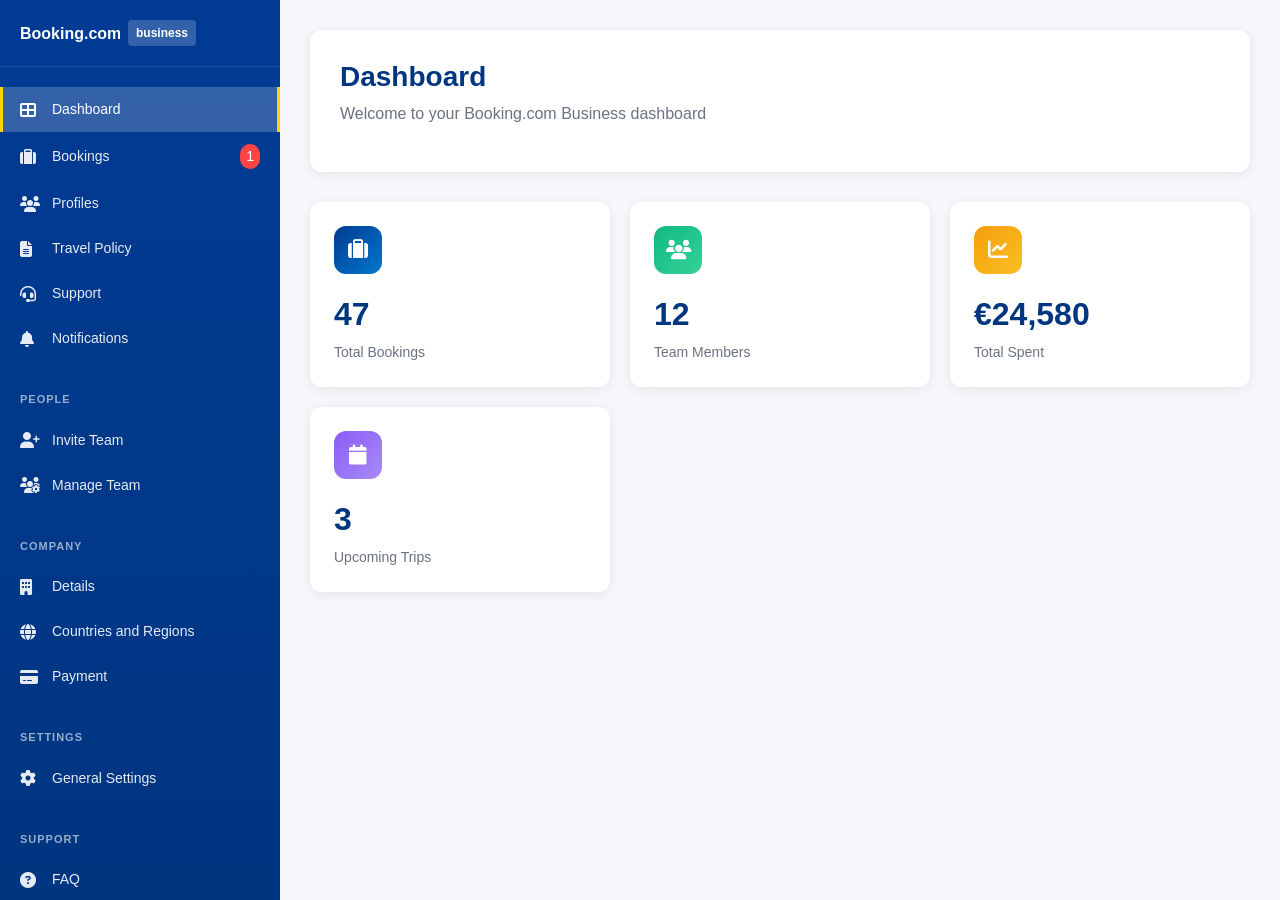
<file: FrountEnd/CustomerSection/CustomerDashBoard/DashBoardSample02.html>
<!DOCTYPE html>
<html lang="en">
<head>
  <meta charset="UTF-8">
  <meta name="viewport" content="width=device-width, initial-scale=1.0">
  <title>Booking.com Business Dashboard</title>
  <link href="https://cdnjs.cloudflare.com/ajax/libs/bootstrap/5.3.0/css/bootstrap.min.css" rel="stylesheet">
  <link href="https://cdnjs.cloudflare.com/ajax/libs/font-awesome/6.4.0/css/all.min.css" rel="stylesheet">
  <style>
    :root {
      --booking-blue: #013b94;
      --booking-dark-blue: #003580;
      --booking-light-blue: #0077cc;
      --sidebar-width: 280px;
    }

    * {
      margin: 0;
      padding: 0;
      box-sizing: border-box;
    }

    body {
      font-family: 'Segoe UI', Tahoma, Geneva, Verdana, sans-serif;
      background-color: #f5f7fa;
      overflow-x: hidden;
    }

    /* Sidebar Styles */
    .sidebar {
      position: fixed;
      top: 0;
      left: 0;
      width: var(--sidebar-width);
      height: 100vh;
      background: linear-gradient(180deg, var(--booking-blue) 0%, var(--booking-dark-blue) 100%);
      color: white;
      z-index: 1000;
      overflow-y: auto;
      transition: all 0.3s ease;
    }

    .sidebar::-webkit-scrollbar {
      width: 4px;
    }

    .sidebar::-webkit-scrollbar-track {
      background: rgba(255, 255, 255, 0.1);
    }

    .sidebar::-webkit-scrollbar-thumb {
      background: rgba(255, 255, 255, 0.3);
      border-radius: 2px;
    }

    .sidebar-header {
      padding: 20px;
      border-bottom: 1px solid rgba(255, 255, 255, 0.1);
    }

    .sidebar-header img {
      height: 32px;
      filter: brightness(0) invert(1);
    }

    .business-text {
      background: rgba(255, 255, 255, 0.2);
      padding: 4px 8px;
      border-radius: 4px;
      font-size: 12px;
      font-weight: 600;
      margin-left: 8px;
    }

    .sidebar-menu {
      padding: 20px 0;
    }

    .menu-section {
      margin-bottom: 30px;
    }

    .menu-section-title {
      font-size: 11px;
      font-weight: 600;
      color: rgba(255, 255, 255, 0.6);
      text-transform: uppercase;
      letter-spacing: 1px;
      padding: 0 20px 10px 20px;
    }

    .menu-item {
      position: relative;
      display: flex;
      align-items: center;
      padding: 12px 20px;
      color: rgba(255, 255, 255, 0.9);
      text-decoration: none;
      transition: all 0.3s ease;
      cursor: pointer;
      border: none;
      background: none;
      width: 100%;
      text-align: left;
    }

    .menu-item:hover {
      background: rgba(255, 255, 255, 0.1);
      color: white;
      transform: translateX(5px);
    }

    .menu-item.active {
      background: rgba(255, 255, 255, 0.2);
      color: white;
      border-right: 3px solid #ffd700;
    }

    .menu-item.active::before {
      content: '';
      position: absolute;
      left: 0;
      top: 0;
      bottom: 0;
      width: 3px;
      background: #ffd700;
    }

    .menu-item i {
      width: 20px;
      margin-right: 12px;
      font-size: 16px;
    }

    .menu-item span {
      font-size: 14px;
      font-weight: 500;
    }

    .notification-badge {
      background: #ff4444;
      color: white;
      border-radius: 10px;
      padding: 2px 6px;
      font-size: 11px;
      font-weight: 600;
      margin-left: auto;
    }

    /* Main Content */
    .main-content {
      margin-left: var(--sidebar-width);
      min-height: 100vh;
      padding: 0;
      transition: all 0.3s ease;
    }

    .content-area {
      padding: 30px;
      max-width: 1200px;
      margin: 0 auto;
    }

    .page-header {
      background: white;
      border-radius: 12px;
      padding: 30px;
      margin-bottom: 30px;
      box-shadow: 0 2px 12px rgba(0, 0, 0, 0.08);
    }

    .page-title {
      font-size: 28px;
      font-weight: 700;
      color: var(--booking-dark-blue);
      margin-bottom: 8px;
    }

    .page-subtitle {
      color: #6b7280;
      font-size: 16px;
    }

    .stats-grid {
      display: grid;
      grid-template-columns: repeat(auto-fit, minmax(250px, 1fr));
      gap: 20px;
      margin-bottom: 30px;
    }

    .stat-card {
      background: white;
      border-radius: 12px;
      padding: 24px;
      box-shadow: 0 2px 12px rgba(0, 0, 0, 0.08);
      transition: transform 0.3s ease;
    }

    .stat-card:hover {
      transform: translateY(-2px);
    }

    .stat-icon {
      width: 48px;
      height: 48px;
      border-radius: 12px;
      display: flex;
      align-items: center;
      justify-content: center;
      font-size: 20px;
      margin-bottom: 16px;
    }

    .stat-icon.blue {
      background: linear-gradient(135deg, var(--booking-blue), var(--booking-light-blue));
      color: white;
    }

    .stat-icon.green {
      background: linear-gradient(135deg, #10b981, #34d399);
      color: white;
    }

    .stat-icon.orange {
      background: linear-gradient(135deg, #f59e0b, #fbbf24);
      color: white;
    }

    .stat-icon.purple {
      background: linear-gradient(135deg, #8b5cf6, #a78bfa);
      color: white;
    }

    .stat-value {
      font-size: 32px;
      font-weight: 700;
      color: var(--booking-dark-blue);
      margin-bottom: 4px;
    }

    .stat-label {
      color: #6b7280;
      font-size: 14px;
      font-weight: 500;
    }

    .hidden {
      display: none !important;
    }

    /* Responsive */
    @media (max-width: 768px) {
      .sidebar {
        transform: translateX(-100%);
      }

      .sidebar.active {
        transform: translateX(0);
      }

      .main-content {
        margin-left: 0;
      }

      .content-area {
        padding: 20px;
      }
    }
  </style>
</head>
<body>
<!-- Sidebar -->
<div class="sidebar" id="sidebar">
  <div class="sidebar-header">
    <div class="d-flex align-items-center">
      <svg width="100" height="24" viewBox="0 0 100 24" fill="white">
        <text x="0" y="18" font-family="Arial, sans-serif" font-size="16" font-weight="bold">Booking.com</text>
      </svg>
      <span class="business-text">business</span>
    </div>
  </div>

  <div class="sidebar-menu">
    <!-- Main Menu -->
    <div class="menu-section">
      <button class="menu-item active" data-page="dashboard">
        <i class="fas fa-th-large"></i>
        <span>Dashboard</span>
      </button>

      <button class="menu-item" data-page="bookings">
        <i class="fas fa-suitcase"></i>
        <span>Bookings</span>
        <span class="notification-badge">1</span>
      </button>

      <button class="menu-item" data-page="profiles">
        <i class="fas fa-users"></i>
        <span>Profiles</span>
      </button>

      <button class="menu-item" data-page="travel-policy">
        <i class="fas fa-file-alt"></i>
        <span>Travel Policy</span>
      </button>

      <button class="menu-item" data-page="support">
        <i class="fas fa-headset"></i>
        <span>Support</span>
      </button>

      <button class="menu-item" data-page="notifications">
        <i class="fas fa-bell"></i>
        <span>Notifications</span>
      </button>
    </div>

    <!-- People Section -->
    <div class="menu-section">
      <div class="menu-section-title">People</div>

      <button class="menu-item" data-page="invite-team">
        <i class="fas fa-user-plus"></i>
        <span>Invite Team</span>
      </button>

      <button class="menu-item" data-page="manage-team">
        <i class="fas fa-users-cog"></i>
        <span>Manage Team</span>
      </button>
    </div>

    <!-- Company Section -->
    <div class="menu-section">
      <div class="menu-section-title">Company</div>

      <button class="menu-item" data-page="details">
        <i class="fas fa-building"></i>
        <span>Details</span>
      </button>

      <button class="menu-item" data-page="countries-regions">
        <i class="fas fa-globe"></i>
        <span>Countries and Regions</span>
      </button>

      <button class="menu-item" data-page="payment">
        <i class="fas fa-credit-card"></i>
        <span>Payment</span>
      </button>
    </div>

    <!-- Settings Section -->
    <div class="menu-section">
      <div class="menu-section-title">Settings</div>

      <button class="menu-item" data-page="general-settings">
        <i class="fas fa-cog"></i>
        <span>General Settings</span>
      </button>
    </div>

    <!-- Support Section -->
    <div class="menu-section">
      <div class="menu-section-title">Support</div>

      <button class="menu-item" data-page="faq">
        <i class="fas fa-question-circle"></i>
        <span>FAQ</span>
      </button>
    </div>
  </div>
</div>

<!-- Main Content -->
<div class="main-content">
  <div class="content-area">
    <!-- Dashboard Page (Default) -->
    <div id="dashboard-page" class="page-content">
      <div class="page-header">
        <h1 class="page-title">Dashboard</h1>
        <p class="page-subtitle">Welcome to your Booking.com Business dashboard</p>
      </div>

      <div class="stats-grid">
        <div class="stat-card">
          <div class="stat-icon blue">
            <i class="fas fa-suitcase"></i>
          </div>
          <div class="stat-value">47</div>
          <div class="stat-label">Total Bookings</div>
        </div>

        <div class="stat-card">
          <div class="stat-icon green">
            <i class="fas fa-users"></i>
          </div>
          <div class="stat-value">12</div>
          <div class="stat-label">Team Members</div>
        </div>

        <div class="stat-card">
          <div class="stat-icon orange">
            <i class="fas fa-chart-line"></i>
          </div>
          <div class="stat-value">€24,580</div>
          <div class="stat-label">Total Spent</div>
        </div>

        <div class="stat-card">
          <div class="stat-icon purple">
            <i class="fas fa-calendar"></i>
          </div>
          <div class="stat-value">3</div>
          <div class="stat-label">Upcoming Trips</div>
        </div>
      </div>
    </div>

    <!-- Other pages will be loaded here -->
    <div id="bookings-page" class="page-content hidden">
      <div class="page-header">
        <h1 class="page-title">Bookings</h1>
        <p class="page-subtitle">Manage all your company bookings</p>
      </div>
      <div style="background: white; border-radius: 12px; padding: 30px; text-align: center;">
        <i class="fas fa-suitcase" style="font-size: 48px; color: var(--booking-blue); margin-bottom: 20px;"></i>
        <h3>Bookings Management</h3>
        <p>View and manage all your company's travel bookings here.</p>
      </div>
    </div>

    <div id="profiles-page" class="page-content hidden">
      <div class="page-header">
        <h1 class="page-title">Profiles</h1>
        <p class="page-subtitle">Manage user profiles and permissions</p>
      </div>
      <div style="background: white; border-radius: 12px; padding: 30px; text-align: center;">
        <i class="fas fa-users" style="font-size: 48px; color: var(--booking-blue); margin-bottom: 20px;"></i>
        <h3>User Profiles</h3>
        <p>Configure user profiles and access permissions.</p>
      </div>
    </div>

    <div id="travel-policy-page" class="page-content hidden">
      <div class="page-header">
        <h1 class="page-title">Travel Policy</h1>
        <p class="page-subtitle">Configure your company's travel policies</p>
      </div>
      <div style="background: white; border-radius: 12px; padding: 30px; text-align: center;">
        <i class="fas fa-file-alt" style="font-size: 48px; color: var(--booking-blue); margin-bottom: 20px;"></i>
        <h3>Travel Policy Settings</h3>
        <p>Set up and manage your company's travel policies and guidelines.</p>
      </div>
    </div>

    <div id="support-page" class="page-content hidden">
      <div class="page-header">
        <h1 class="page-title">Support</h1>
        <p class="page-subtitle">Get help and support for your account</p>
      </div>
      <div style="background: white; border-radius: 12px; padding: 30px; text-align: center;">
        <i class="fas fa-headset" style="font-size: 48px; color: var(--booking-blue); margin-bottom: 20px;"></i>
        <h3>Customer Support</h3>
        <p>Contact our support team for assistance with your account.</p>
      </div>
    </div>

    <div id="notifications-page" class="page-content hidden">
      <div class="page-header">
        <h1 class="page-title">Notifications</h1>
        <p class="page-subtitle">Manage your notification preferences</p>
      </div>
      <div style="background: white; border-radius: 12px; padding: 30px; text-align: center;">
        <i class="fas fa-bell" style="font-size: 48px; color: var(--booking-blue); margin-bottom: 20px;"></i>
        <h3>Notification Center</h3>
        <p>View and configure your notification settings.</p>
      </div>
    </div>

    <div id="invite-team-page" class="page-content hidden">
      <div class="page-header">
        <h1 class="page-title">Invite Team</h1>
        <p class="page-subtitle">Add new team members to your account</p>
      </div>
      <div style="background: white; border-radius: 12px; padding: 30px; text-align: center;">
        <i class="fas fa-user-plus" style="font-size: 48px; color: var(--booking-blue); margin-bottom: 20px;"></i>
        <h3>Invite Team Members</h3>
        <p>Send invitations to new team members to join your company account.</p>
      </div>
    </div>

    <div id="manage-team-page" class="page-content hidden">
      <div class="page-header">
        <h1 class="page-title">Manage Team</h1>
        <p class="page-subtitle">Manage existing team members and their roles</p>
      </div>
      <div style="background: white; border-radius: 12px; padding: 30px; text-align: center;">
        <i class="fas fa-users-cog" style="font-size: 48px; color: var(--booking-blue); margin-bottom: 20px;"></i>
        <h3>Team Management</h3>
        <p>Manage roles, permissions, and settings for your team members.</p>
      </div>
    </div>

    <div id="details-page" class="page-content hidden">
      <div class="page-header">
        <h1 class="page-title">Company Details</h1>
        <p class="page-subtitle">View and edit your company information</p>
      </div>
      <div style="background: white; border-radius: 12px; padding: 30px; text-align: center;">
        <i class="fas fa-building" style="font-size: 48px; color: var(--booking-blue); margin-bottom: 20px;"></i>
        <h3>Company Information</h3>
        <p>Update your company details and business information.</p>
      </div>
    </div>

    <div id="countries-regions-page" class="page-content hidden">
      <div class="page-header">
        <h1 class="page-title">Countries and Regions</h1>
        <p class="page-subtitle">Configure regional settings and preferences</p>
      </div>
      <div style="background: white; border-radius: 12px; padding: 30px; text-align: center;">
        <i class="fas fa-globe" style="font-size: 48px; color: var(--booking-blue); margin-bottom: 20px;"></i>
        <h3>Regional Settings</h3>
        <p>Configure your preferred countries and regions for travel.</p>
      </div>
    </div>

    <div id="payment-page" class="page-content hidden">
      <div class="page-header">
        <h1 class="page-title">Payment</h1>
        <p class="page-subtitle">Manage payment methods and billing</p>
      </div>
      <div style="background: white; border-radius: 12px; padding: 30px; text-align: center;">
        <i class="fas fa-credit-card" style="font-size: 48px; color: var(--booking-blue); margin-bottom: 20px;"></i>
        <h3>Payment Methods</h3>
        <p>Manage your payment methods and view billing history.</p>
      </div>
    </div>

    <div id="general-settings-page" class="page-content hidden">
      <div class="page-header">
        <h1 class="page-title">General Settings</h1>
        <p class="page-subtitle">Configure your account settings and preferences</p>
      </div>
      <div style="background: white; border-radius: 12px; padding: 30px; text-align: center;">
        <i class="fas fa-cog" style="font-size: 48px; color: var(--booking-blue); margin-bottom: 20px;"></i>
        <h3>Account Settings</h3>
        <p>Customize your account settings and preferences.</p>
      </div>
    </div>

    <div id="faq-page" class="page-content hidden">
      <div class="page-header">
        <h1 class="page-title">FAQ</h1>
        <p class="page-subtitle">Frequently asked questions and answers</p>
      </div>
      <div style="background: white; border-radius: 12px; padding: 30px; text-align: center;">
        <i class="fas fa-question-circle" style="font-size: 48px; color: var(--booking-blue); margin-bottom: 20px;"></i>
        <h3>Help Center</h3>
        <p>Find answers to frequently asked questions about your account.</p>
      </div>
    </div>
  </div>
</div>

<script>
  // Navigation functionality
  const menuItems = document.querySelectorAll('.menu-item');
  const pageContents = document.querySelectorAll('.page-content');

  menuItems.forEach(item => {
    item.addEventListener('click', function() {
      const targetPage = this.getAttribute('data-page');

      // Remove active class from all menu items
      menuItems.forEach(menuItem => {
        menuItem.classList.remove('active');
      });

      // Add active class to clicked item
      this.classList.add('active');

      // Hide all page contents
      pageContents.forEach(page => {
        page.classList.add('hidden');
      });

      // Show target page
      const targetPageElement = document.getElementById(targetPage + '-page');
      if (targetPageElement) {
        targetPageElement.classList.remove('hidden');
      }
    });
  });

  // Mobile menu toggle (for responsive design)
  function toggleMobileMenu() {
    const sidebar = document.getElementById('sidebar');
    sidebar.classList.toggle('active');
  }

  // Close mobile menu when clicking outside
  document.addEventListener('click', function(event) {
    const sidebar = document.getElementById('sidebar');
    const isClickInsideSidebar = sidebar.contains(event.target);

    if (!isClickInsideSidebar && window.innerWidth <= 768) {
      sidebar.classList.remove('active');
    }
  });
</script>
</body>
</html>
</file>
<file: FrountEnd/CustomerDashBoard/dashboard.css>
/* Reset and Base Styles */
* {
    margin: 0;
    padding: 0;
    box-sizing: border-box;
}

body {
    font-family: -apple-system, BlinkMacSystemFont, 'Segoe UI', Roboto, Helvetica, Arial, sans-serif;
    background-color: #f5f7fa;
    color: #333;
    line-height: 1.5;
}

/* Dashboard Container */
.dashboard-container {
    display: flex;
    min-height: 100vh;
}

/* Sidebar */
.sidebar {
    width: 250px;
    background-color: #003580;
    color: white;
    display: flex;
    flex-direction: column;
    padding: 0;
    position: fixed;
    height: 100vh;
    overflow-y: auto;
}

.logo {
    padding: 20px;
    border-bottom: 1px solid rgba(255, 255, 255, 0.1);
    display: flex;
    align-items: center;
    gap: 8px;
}

.logo img {
    height: 24px;
}

.business-tag {
    background-color: rgba(255, 255, 255, 0.2);
    padding: 2px 8px;
    border-radius: 12px;
    font-size: 12px;
    font-weight: 500;
}

.sidebar-nav {
    flex: 1;
    padding: 20px 0;
}

.sidebar-section {
    margin-bottom: 20px;
}

.sidebar-section h3 {
    padding: 10px 20px;
    font-size: 11px;
    font-weight: 600;
    color: rgba(255, 255, 255, 0.6);
    text-transform: uppercase;
    letter-spacing: 0.5px;
}

.nav-item {
    display: flex;
    align-items: center;
    padding: 12px 20px;
    color: rgba(255, 255, 255, 0.8);
    text-decoration: none;
    transition: all 0.2s ease;
    position: relative;
}

.nav-item:hover {
    background-color: rgba(255, 255, 255, 0.1);
    color: white;
}

.nav-item.active {
    background-color: rgba(255, 255, 255, 0.15);
    color: white;
}

.nav-item i {
    width: 20px;
    margin-right: 12px;
    text-align: center;
}

.notification-badge {
    background-color: #ff6b35;
    color: white;
    border-radius: 50%;
    width: 20px;
    height: 20px;
    display: flex;
    align-items: center;
    justify-content: center;
    font-size: 12px;
    margin-left: auto;
}

.sidebar-footer {
    border-top: 1px solid rgba(255, 255, 255, 0.1);
    padding: 20px 0;
}

/* Main Content */
.main-content {
    flex: 1;
    margin-left: 250px;
    padding: 0;
    position: relative;
}

/* Top Header */
.top-header {
    background-color: #003580;
    color: white;
    padding: 20px 30px;
    display: flex;
    justify-content: space-between;
    align-items: center;
}

.greeting h1 {
    font-size: 32px;
    font-weight: 400;
}

.header-right {
    display: flex;
    align-items: center;
    gap: 20px;
}

.currency {
    font-size: 14px;
}

.user-profile {
    display: flex;
    align-items: center;
    gap: 10px;
    position: relative;
}

.user-profile img {
    width: 40px;
    height: 40px;
    border-radius: 50%;
}

.step-indicator {
    background-color: #0071c2;
    color: white;
    border-radius: 50%;
    width: 24px;
    height: 24px;
    display: flex;
    align-items: center;
    justify-content: center;
    font-size: 14px;
    font-weight: bold;
}

/* Search Section */
.search-section {
    background: linear-gradient(180deg, #003580 0%, #0071c2 100%);
    padding: 0 30px 30px 30px;
}

.search-tabs {
    display: flex;
    gap: 0;
    margin-bottom: 20px;
}

.tab {
    background: none;
    border: none;
    color: rgba(255, 255, 255, 0.7);
    padding: 12px 20px;
    cursor: pointer;
    display: flex;
    align-items: center;
    gap: 8px;
    border-bottom: 2px solid transparent;
    transition: all 0.2s ease;
    font-size: 14px;
}

.tab.active {
    color: white;
    border-bottom-color: #febb02;
}

.tab:hover {
    color: white;
}

.search-form {
    background: white;
    border-radius: 8px;
    padding: 24px;
    box-shadow: 0 4px 12px rgba(0, 0, 0, 0.1);
}

.search-inputs {
    display: flex;
    gap: 12px;
    align-items: center;
    margin-bottom: 16px;
}

.location-input,
.date-input,
.guest-select {
    flex: 1;
    padding: 12px 16px;
    border: 1px solid #ddd;
    border-radius: 4px;
    font-size: 14px;
}

.search-btn {
    background-color: #0071c2;
    color: white;
    border: none;
    padding: 12px 24px;
    border-radius: 4px;
    font-weight: 600;
    cursor: pointer;
    transition: background-color 0.2s ease;
}

.search-btn:hover {
    background-color: #005999;
}

.work-travel {
    display: flex;
    align-items: center;
    gap: 8px;
}

.work-travel input[type="checkbox"] {
    width: 18px;
    height: 18px;
}

.work-travel label {
    font-size: 14px;
    color: #666;
}

/* Dashboard Content */
.dashboard-content {
    padding: 30px;
}

/* Bookings Section */
.bookings-section {
    margin-bottom: 40px;
}

.section-header {
    display: flex;
    justify-content: space-between;
    align-items: center;
    margin-bottom: 20px;
}

.section-header h2 {
    font-size: 24px;
    font-weight: 500;
    color: #333;
}

.section-header h3 {
    font-size: 18px;
    font-weight: 500;
    color: #333;
    display: flex;
    align-items: center;
    gap: 10px;
}

.view-all {
    color: #0071c2;
    text-decoration: none;
    font-size: 14px;
    font-weight: 500;
}

.view-all:hover {
    text-decoration: underline;
}

.booking-cards {
    display: flex;
    flex-direction: column;
    gap: 16px;
}

.booking-card {
    background: white;
    border-radius: 8px;
    padding: 20px;
    box-shadow: 0 2px 8px rgba(0, 0, 0, 0.1);
    display: flex;
    align-items: center;
    gap: 20px;
}

.booking-card:hover {
    transform: translateY(-2px);
    box-shadow: 0 8px 25px rgba(0, 0, 0, 0.12);
}

.booking-header {
    display: flex;
    justify-content: space-between;
    align-items: center;
    margin-bottom: 15px;
    flex-wrap: wrap;
    gap: 10px;
}

.booking-id {
    font-size: 1.2em;
    font-weight: 700;
    color: var(--booking-blue);
    display: flex;
    align-items: center;
    gap: 8px;
}

.booking-status {
    padding: 6px 12px;
    border-radius: 20px;
    font-size: 0.85em;
    font-weight: 600;
    text-transform: uppercase;
}

.status-active { background: #e8f5e8; color: #2e7d2e; }
.status-cancelled { background: #ffe8e8; color: #d32f2f; }
.status-completed { background: #e3f2fd; color: #1976d2; }

.booking-details-grid {
    display: grid;
    grid-template-columns: repeat(auto-fit, minmax(200px, 1fr));
    gap: 15px;
    margin-bottom: 20px;
}

.detail-item {
    background: #f8f9fa;
    padding: 12px;
    border-radius: 8px;
    border: 1px solid #e9ecef;
}

.detail-label {
    font-size: 0.85em;
    color: #6c757d;
    font-weight: 600;
    margin-bottom: 5px;
    text-transform: uppercase;
    letter-spacing: 0.5px;
}

.detail-value {
    font-weight: 600;
    color: #333;
    display: flex;
    align-items: center;
    gap: 6px;
}

.hotel-info {
    background: linear-gradient(135deg, #f8f9fa, #e9ecef);
    padding: 15px;
    border-radius: 8px;
    margin-bottom: 15px;
}

.hotel-name {
    font-size: 1.1em;
    font-weight: 700;
    color: var(--booking-blue);
    margin-bottom: 5px;
}

.hotel-address {
    color: #6c757d;
    font-size: 0.9em;
}

.action-buttons {
    display: flex;
    gap: 10px;
    flex-wrap: wrap;
}

.btn-cancel {
    background: #dc3545;
    color: white;
    border: none;
    padding: 10px 16px;
    border-radius: 6px;
    cursor: pointer;
    font-weight: 600;
    font-size: 0.9em;
    transition: all 0.3s ease;
    display: flex;
    align-items: center;
    gap: 6px;
}

.btn-cancel:hover { background: #c82333; transform: translateY(-1px); }
.btn-cancel:disabled { background: #6c757d; cursor: not-allowed; transform: none; }

.btn-view {
    background: var(--booking-blue);
    color: white;
    border: none;
    padding: 10px 16px;
    border-radius: 6px;
    cursor: pointer;
    font-weight: 600;
    font-size: 0.9em;
    transition: all 0.3s ease;
    display: flex;
    align-items: center;
    gap: 6px;
}

.btn-view:hover { background: #005999; transform: translateY(-1px); }

.cancel-modal {
    display: none;
    position: fixed;
    z-index: 1000;
    left: 0;
    top: 0;
    width: 100%;
    height: 100%;
    background-color: rgba(0, 0, 0, 0.5);
    backdrop-filter: blur(4px);
}

.modal-content {
    background: white;
    margin: 10% auto;
    padding: 30px;
    border-radius: 12px;
    width: 90%;
    max-width: 500px;
    box-shadow: 0 10px 30px rgba(0, 0, 0, 0.3);
    animation: modalSlideIn 0.3s ease;
}

@keyframes modalSlideIn {
    from { opacity: 0; transform: translateY(-50px); }
    to { opacity: 1; transform: translateY(0); }
}

.modal-header {
    display: flex;
    justify-content: space-between;
    align-items: center;
    margin-bottom: 20px;
    border-bottom: 1px solid #eee;
    padding-bottom: 15px;
}

.modal-title {
    font-size: 1.2em;
    font-weight: 700;
    color: #333;
}

.close-modal {
    background: none;
    border: none;
    font-size: 1.5em;
    cursor: pointer;
    color: #6c757d;
    width: 30px;
    height: 30px;
    display: flex;
    align-items: center;
    justify-content: center;
    border-radius: 50%;
    transition: all 0.3s ease;
}

.close-modal:hover { background: #f8f9fa; color: #333; }

.modal-actions {
    display: flex;
    gap: 10px;
    justify-content: flex-end;
    margin-top: 20px;
}

.empty-state {
    text-align: center;
    padding: 40px 20px;
    background: white;
    border-radius: 12px;
    box-shadow: 0 2px 15px rgba(0, 0, 0, 0.08);
}

.empty-state i {
    font-size: 3em;
    color: var(--booking-blue);
    margin-bottom: 20px;
}

.loading-spinner {
    text-align: center;
    padding: 40px;
}

.spinner {
    width: 40px;
    height: 40px;
    border: 4px solid #f3f3f3;
    border-top: 4px solid var(--booking-blue);
    border-radius: 50%;
    animation: spin 1s linear infinite;
    margin: 0 auto 20px;
}

@keyframes spin {
    0% { transform: rotate(0deg); }
    100% { transform: rotate(360deg); }
}

.error-message, .success-message {
    padding: 15px;
    border-radius: 6px;
    margin-bottom: 20px;
    display: flex;
    align-items: center;
    gap: 10px;
}

.error-message {
    background: #f8d7da;
    color: #721c24;
    border: 1px solid #f5c6cb;
}

.success-message {
    background: #d4edda;
    color: #155724;
    border: 1px solid #c3e6cb;
}

@media (max-width: 768px) {
    .booking-header {
        flex-direction: column;
        align-items: flex-start;
    }

    .booking-details-grid {
        grid-template-columns: 1fr;
    }

    .action-buttons {
        flex-direction: column;
    }
}

.booking-info {
    flex: 1;
}

.route {
    display: flex;
    align-items: center;
    gap: 12px;
    margin-bottom: 8px;
}

.route i {
    color: #0071c2;
    font-size: 16px;
}

.cities {
    font-weight: 500;
    font-size: 16px;
}

.trip-type {
    color: #666;
    font-size: 14px;
}

.booking-dates {
    text-align: right;
}

.date-range {
    font-weight: 500;
    margin-bottom: 4px;
}

.status {
    font-size: 12px;
    padding: 4px 8px;
    border-radius: 12px;
    font-weight: 500;
}

.status.in-progress {
    background-color: #e7f3ff;
    color: #0071c2;
}

.status.upcoming {
    background-color: #f0f0f0;
    color: #666;
}

.booking-badge {
    background-color: #0071c2;
    color: white;
    border-radius: 50%;
    width: 32px;
    height: 32px;
    display: flex;
    align-items: center;
    justify-content: center;
    font-weight: bold;
}

/* Bottom Section */
.bottom-section {
    display: grid;
    grid-template-columns: 1fr 1fr;
    gap: 30px;
}

.spend-overview,
.traveller-map {
    background: white;
    border-radius: 8px;
    padding: 24px;
    box-shadow: 0 2px 8px rgba(0, 0, 0, 0.1);
}

.spend-filter {
    margin-bottom: 20px;
}

.spend-filter select {
    padding: 8px 12px;
    border: 1px solid #ddd;
    border-radius: 4px;
    background: white;
}

.chart-container {
    display: flex;
    justify-content: center;
}

.donut-chart {
    position: relative;
    width: 200px;
    height: 200px;
    border-radius: 50%;
    background: conic-gradient(
            #003580 0deg 180deg,
            #febb02 180deg 360deg
    );
    display: flex;
    align-items: center;
    justify-content: center;
}

.donut-chart::before {
    content: '';
    position: absolute;
    width: 120px;
    height: 120px;
    background: white;
    border-radius: 50%;
}

.chart-center {
    position: relative;
    z-index: 2;
    text-align: center;
}

.travelled {
    font-size: 12px;
    color: #666;
    margin-bottom: 4px;
}

.amount {
    font-size: 24px;
    font-weight: bold;
    color: #333;
    margin-bottom: 8px;
}

.upcoming {
    font-size: 12px;
    color: #666;
    margin-bottom: 4px;
}

.upcoming-amount {
    font-size: 14px;
    color: #666;
}

/* Map Section */
.map-filters {
    display: flex;
    gap: 12px;
    margin-bottom: 20px;
}

.filter-btn {
    background: none;
    border: 1px solid #ddd;
    padding: 8px 16px;
    border-radius: 20px;
    cursor: pointer;
    font-size: 14px;
    transition: all 0.2s ease;
}

.filter-btn.active {
    background-color: #0071c2;
    color: white;
    border-color: #0071c2;
}

.map-container {
    position: relative;
}

.search-map {
    margin-bottom: 20px;
}

.map-search {
    width: 100%;
    padding: 12px 16px;
    border: 1px solid #ddd;
    border-radius: 4px;
    font-size: 14px;
}

.map-locations {
    display: flex;
    flex-direction: column;
    gap: 12px;
}

.location-item {
    display: flex;
    justify-content: space-between;
    align-items: center;
    padding: 8px 0;
}

.location-name {
    font-weight: 500;
}

.location-marker {
    border-radius: 50%;
    width: 24px;
    height: 24px;
    display: flex;
    align-items: center;
    justify-content: center;
    color: white;
    font-size: 12px;
    font-weight: bold;
}

.location-marker.green {
    background-color: #4caf50;
}

.location-marker.black {
    background-color: #333;
}

:root {
    --booking-blue: #013b94;
    --booking-dark-blue: #003580;
    --booking-light-blue: #0077cc;
    --sidebar-width: 280px;
}

* {
    margin: 0;
    padding: 0;
    box-sizing: border-box;
}

body {
    font-family: 'Segoe UI', Tahoma, Geneva, Verdana, sans-serif;
    background-color: #f5f7fa;
    overflow-x: hidden;
}

/* Sidebar Styles */
.sidebar {
    position: fixed;
    top: 0;
    left: 0;
    width: var(--sidebar-width);
    height: 100vh;
    background: linear-gradient(180deg, var(--booking-blue) 0%, var(--booking-dark-blue) 100%);
    color: white;
    z-index: 1000;
    overflow-y: auto;
    transition: all 0.3s ease;
}

.sidebar::-webkit-scrollbar {
    width: 4px;
}

.sidebar::-webkit-scrollbar-track {
    background: rgba(255, 255, 255, 0.1);
}

.sidebar::-webkit-scrollbar-thumb {
    background: rgba(255, 255, 255, 0.3);
    border-radius: 2px;
}

.sidebar-header {
    padding: 20px;
    border-bottom: 1px solid rgba(255, 255, 255, 0.1);
}

.sidebar-header img {
    height: 32px;
    filter: brightness(0) invert(1);
}

.business-text {
    background: rgba(255, 255, 255, 0.2);
    padding: 4px 8px;
    border-radius: 4px;
    font-size: 12px;
    font-weight: 600;
    margin-left: 8px;
}

.sidebar-menu {
    padding: 20px 0;
}

.menu-section {
    margin-bottom: 30px;
}

.menu-section-title {
    font-size: 11px;
    font-weight: 600;
    color: rgba(255, 255, 255, 0.6);
    text-transform: uppercase;
    letter-spacing: 1px;
    padding: 0 20px 10px 20px;
}

.menu-item {
    position: relative;
    display: flex;
    align-items: center;
    padding: 12px 20px;
    color: rgba(255, 255, 255, 0.9);
    text-decoration: none;
    transition: all 0.3s ease;
    cursor: pointer;
    border: none;
    background: none;
    width: 100%;
    text-align: left;
}

.menu-item:hover {
    background: rgba(255, 255, 255, 0.1);
    color: white;
    transform: translateX(5px);
}

.menu-item.active {
    background: rgba(255, 255, 255, 0.2);
    color: white;
    border-right: 3px solid #ffd700;
}

.menu-item.active::before {
    content: '';
    position: absolute;
    left: 0;
    top: 0;
    bottom: 0;
    width: 3px;
    background: #ffd700;
}

.menu-item i {
    width: 20px;
    margin-right: 12px;
    font-size: 16px;
}

.menu-item span {
    font-size: 14px;
    font-weight: 500;
}

.notification-badge {
    background: #ff4444;
    color: white;
    border-radius: 10px;
    padding: 2px 6px;
    font-size: 11px;
    font-weight: 600;
    margin-left: auto;
}

/* Main Content */
.main-content {
    margin-left: var(--sidebar-width);
    min-height: 100vh;
    padding: 0;
    transition: all 0.3s ease;
}

.content-area {
    padding: 30px;
    max-width: 1200px;
    margin: 0 auto;
}

.page-header {
    background: white;
    border-radius: 12px;
    padding: 30px;
    margin-bottom: 30px;
    box-shadow: 0 2px 12px rgba(0, 0, 0, 0.08);
}

.page-title {
    font-size: 28px;
    font-weight: 700;
    color: var(--booking-dark-blue);
    margin-bottom: 8px;
}

.page-subtitle {
    color: #6b7280;
    font-size: 16px;
}

.stats-grid {
    display: grid;
    grid-template-columns: repeat(auto-fit, minmax(250px, 1fr));
    gap: 20px;
    margin-bottom: 30px;
}

.stat-card {
    background: white;
    border-radius: 12px;
    padding: 24px;
    box-shadow: 0 2px 12px rgba(0, 0, 0, 0.08);
    transition: transform 0.3s ease;
}

.stat-card:hover {
    transform: translateY(-2px);
}

.stat-icon {
    width: 48px;
    height: 48px;
    border-radius: 12px;
    display: flex;
    align-items: center;
    justify-content: center;
    font-size: 20px;
    margin-bottom: 16px;
}

.stat-icon.blue {
    background: linear-gradient(135deg, var(--booking-blue), var(--booking-light-blue));
    color: white;
}

.stat-icon.green {
    background: linear-gradient(135deg, #10b981, #34d399);
    color: white;
}

.stat-icon.orange {
    background: linear-gradient(135deg, #f59e0b, #fbbf24);
    color: white;
}

.stat-icon.purple {
    background: linear-gradient(135deg, #8b5cf6, #a78bfa);
    color: white;
}

.stat-value {
    font-size: 32px;
    font-weight: 700;
    color: var(--booking-dark-blue);
    margin-bottom: 4px;
}

.stat-label {
    color: #6b7280;
    font-size: 14px;
    font-weight: 500;
}

.hidden {
    display: none !important;
}

/* Responsive */
@media (max-width: 768px) {
    .sidebar {
        transform: translateX(-100%);
    }

    .sidebar.active {
        transform: translateX(0);
    }

    .main-content {
        margin-left: 0;
    }

    .content-area {
        padding: 20px;
    }
}


/*side bar icon*/
.mobile-menu-toggle {
    display: none;
    position: fixed;
    top: 20px;
    left: 20px;
    z-index: 1001;
    background: var(--booking-blue);
    color: white;
    border: none;
    border-radius: 8px;
    width: 45px;
    height: 45px;
    font-size: 18px;
    cursor: pointer;
    box-shadow: 0 2px 8px rgba(0, 0, 0, 0.3);
    transition: all 0.3s ease;
}

.mobile-menu-toggle:hover {
    background: var(--booking-dark-blue);
    transform: scale(1.05);
}

@media (max-width: 768px) {
    .mobile-menu-toggle {
        display: flex;
        align-items: center;
        justify-content: center;
    }
}

/*Hotel wise booking Container*/
.hotel-booking-container .container {
    padding: 0;
}
</file>
<file: FrountEnd/CustomerDashBoard/unique-properties.css>
/* unique-properties.css - Designed for your provided markup */

/* Base */
.unique-properties {
    padding: 28px 16px;
    background: transparent;
    color: #002e6b;
    max-width: 1200px;
    margin: 0 auto 32px;
    font-family: "Helvetica Neue", Arial, sans-serif;
}
.unique-properties .container { width:100%; }

/* Heading + subtitle */
.unique-properties h2 {
    font-size: 28px;
    margin: 0 0 6px;
    color: #003580;
    font-weight: 700;
}
.unique-properties .subtitle {
    color: #516b95;
    font-size: 14.6px;
    margin-bottom: 18px;
}

/* properties-scroll wrapper: left button | carousel | right button */
.properties-scroll {
    display: flex;
    align-items: center;
    gap: 10px;
    position: relative;
}

/* scroll buttons */
.scroll-btn {
    background: #003580;
    color: #fff;
    border: none;
    width: 42px;
    height: 42px;
    border-radius: 8px;
    display: inline-flex;
    align-items: center;
    justify-content: center;
    cursor: pointer;
    flex: 0 0 auto;
    box-shadow: 0 6px 18px rgba(3,53,128,0.12);
}
.scroll-btn svg { width: 18px; height: 18px; fill: none; stroke: #fff; stroke-width: 2; }
.scroll-btn:disabled { opacity: .45; cursor: default; }

/* main carousel container */
.properties-container {
    display: flex;
    gap: 16px;
    overflow-x: auto;
    scroll-snap-type: x mandatory;
    -webkit-overflow-scrolling: touch;
    scroll-behavior: smooth;
    padding: 6px 4px;
    flex: 1 1 auto;
}

/* card */
.property-card {
    flex: 0 0 300px;           /* base card width */
    max-width: 300px;
    background: #fff;
    border-radius: 10px;
    overflow: hidden;
    box-shadow: 0 6px 22px rgba(8,38,84,0.06);
    scroll-snap-align: center;
    display: flex;
    flex-direction: column;
}

/* image container with favorite button overlay */
.property-image-container {
    position: relative;
    width: 100%;
    height: 190px;
    overflow: hidden;
    background: #f3f7ff;
}
.property-image {
    width: 100%;
    height: 100%;
    object-fit: cover;
    display:block;
    transition: transform .35s ease;
}
.property-image-container:hover .property-image {
    transform: scale(1.03);
}
.favorite-btn {
    position: absolute;
    top: 10px;
    right: 10px;
    width: 38px;
    height: 38px;
    background: rgba(255,255,255,0.92);
    border: none;
    border-radius: 50%;
    display:inline-flex;
    align-items:center;
    justify-content:center;
    cursor:pointer;
    box-shadow: 0 6px 14px rgba(0,0,0,0.08);
    transition: transform .12s ease, background .12s ease;
}
.favorite-btn svg { width:18px; height:18px; fill: #b0c3e6; stroke: none; }
.favorite-btn:hover { transform: scale(1.05); }
.favorite-btn.active { background: #e74c3c; }
.favorite-btn.active svg { fill: #fff; }

/* property info */
.property-info {
    padding: 12px 14px;
    display:flex;
    flex-direction:column;
    gap:8px;
}
.property-name { font-weight: 600; color: #002e6b; font-size: 15px; }
.property-location { color: #5b6f96; font-size: 13px; }
.property-rating {
    display:flex;
    align-items:center;
    gap:8px;
}
.rating-score {
    background: #003580;
    color:#fff;
    padding:6px 8px;
    border-radius:6px;
    font-weight:700;
    font-size: 13px;
}
.rating-text { font-size:12px; color:#6a7aa3; }

/* responsive adjustments */
@media (max-width: 900px) {
    .property-card { flex: 0 0 260px; max-width: 260px; }
    .property-image-container { height: 150px; }
}
@media (max-width: 600px) {
    .properties-scroll { gap: 6px; }
    .scroll-btn { width: 36px; height:36px; }
    .property-card { flex: 0 0 220px; max-width: 220px; }
    .property-image-container { height: 130px; }
}

/* Prevent parent overflow pushing page right - important */
.unique-properties, .properties-scroll, .properties-container { max-width: 100%; box-sizing: border-box; }

/* optional: small visual focus ring */
.scroll-btn:focus, .favorite-btn:focus { outline: 3px solid rgba(3,53,128,0.12); outline-offset: 2px; }
</file>
